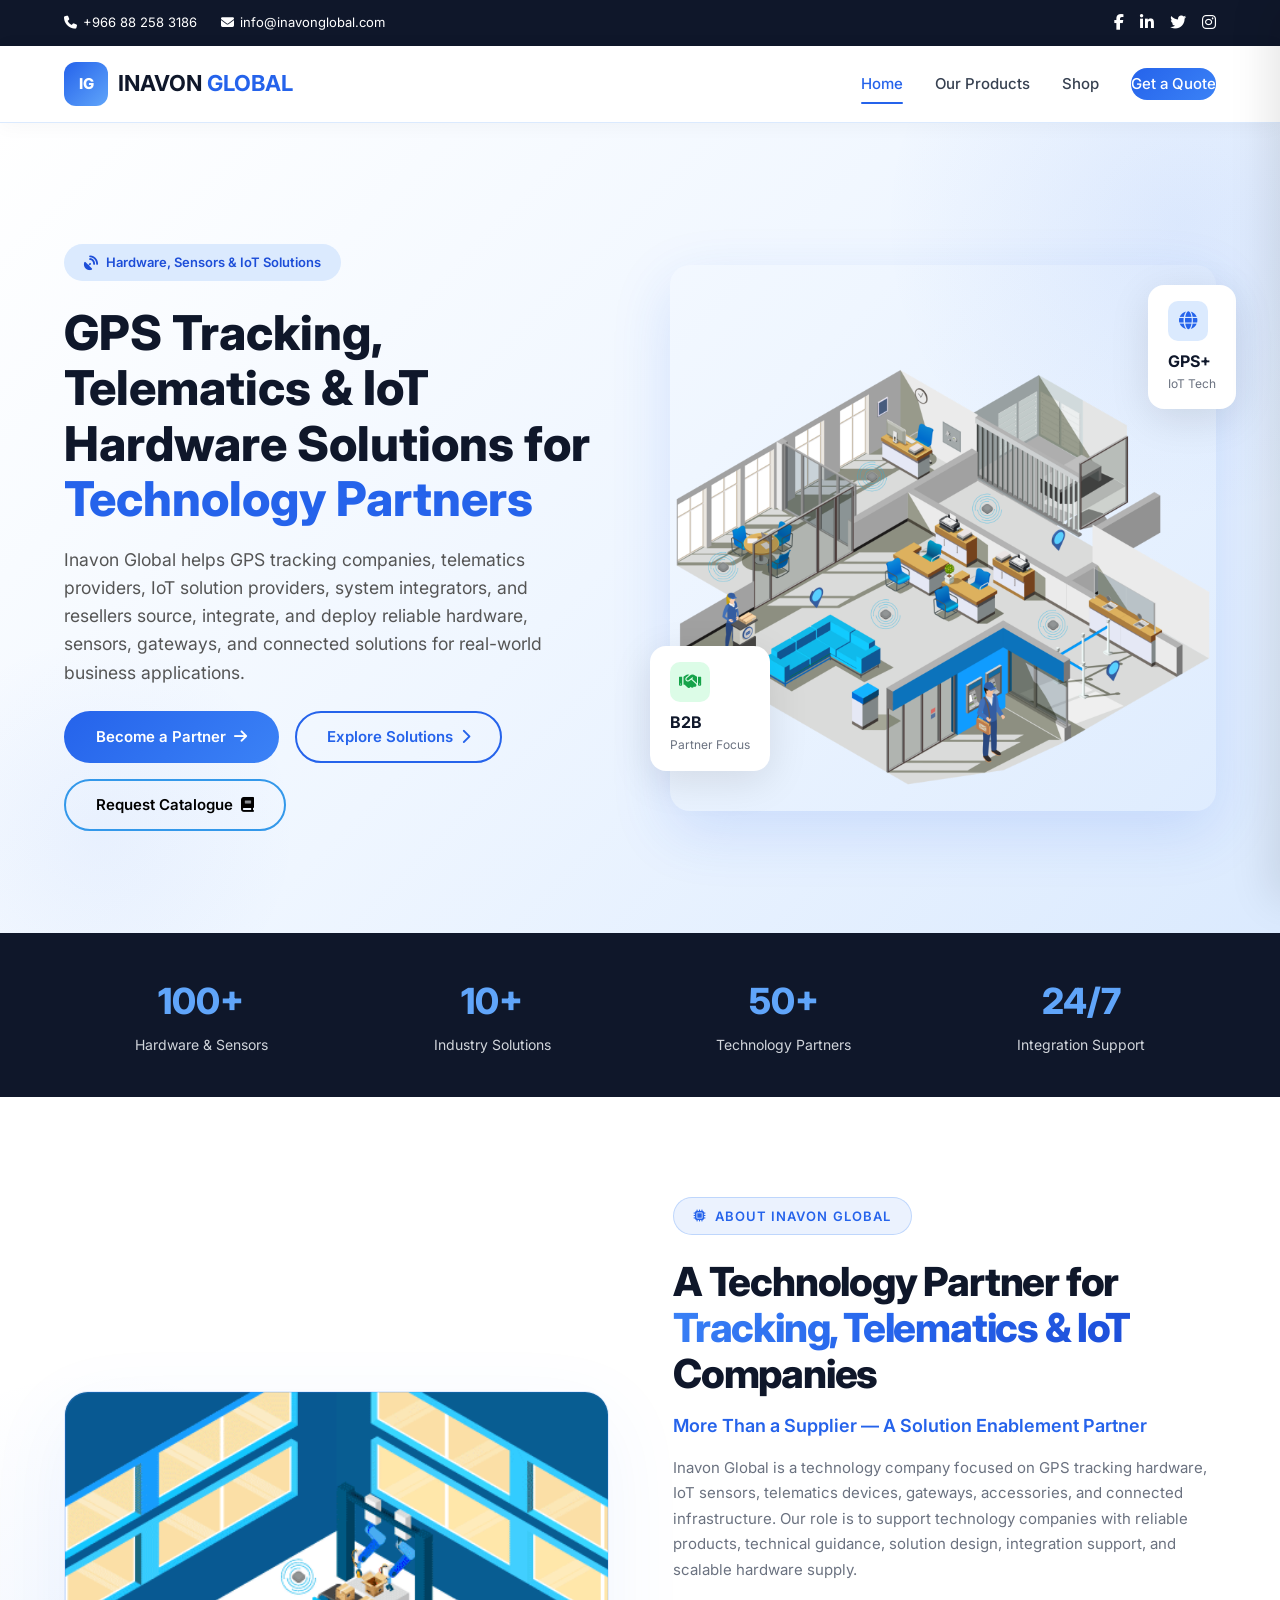
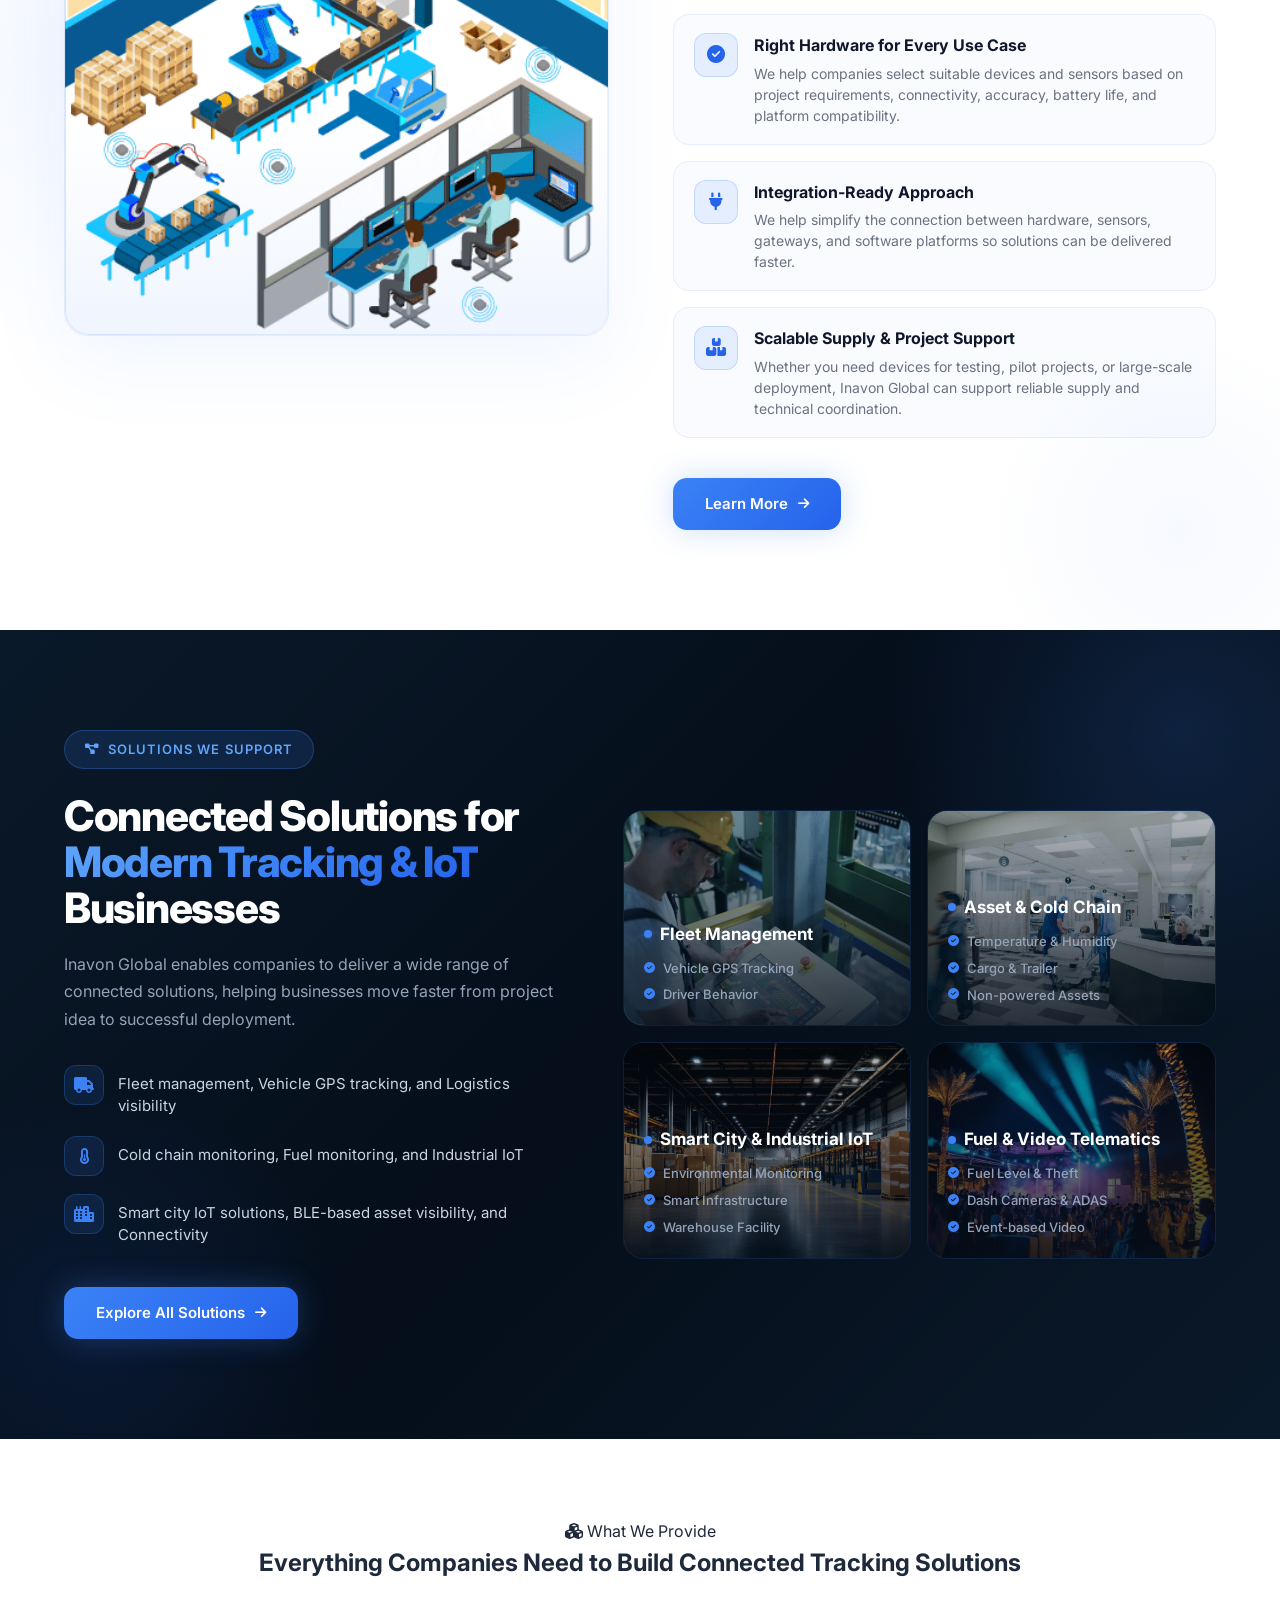
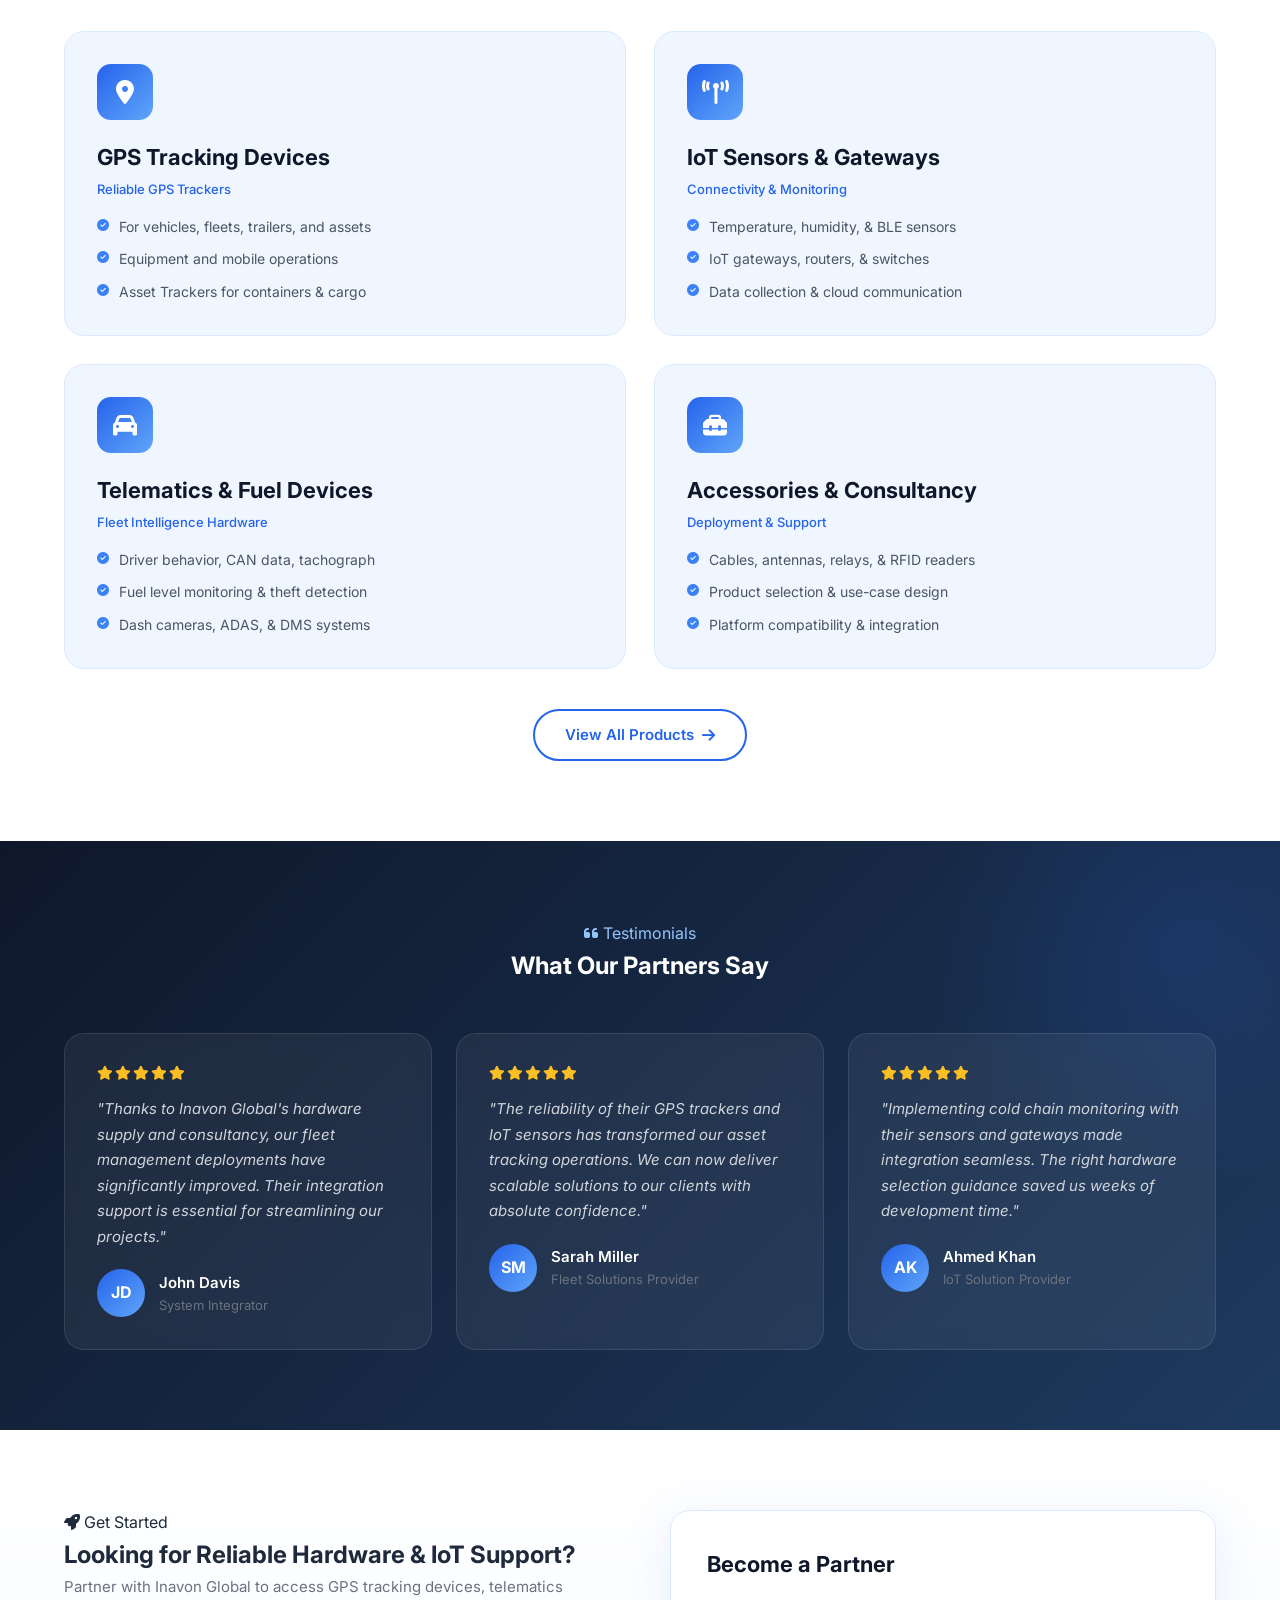
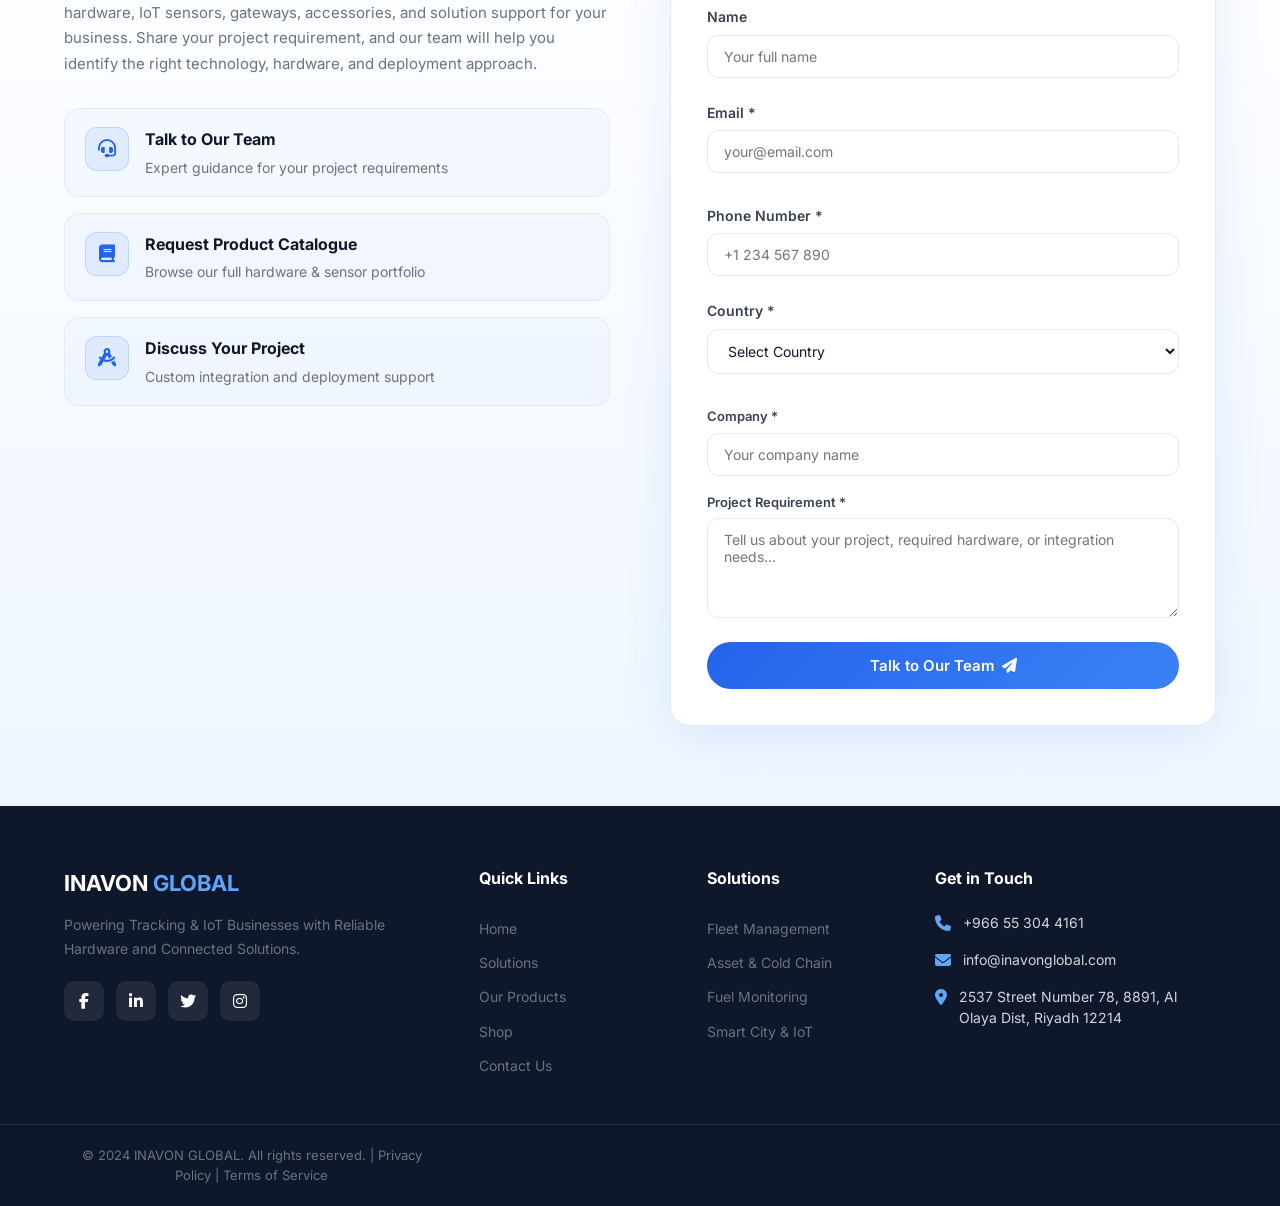
<file: index.html>
<!DOCTYPE html>
<html lang="en">
<head>
    <!-- ===== META TAGS ===== -->
    <meta charset="UTF-8">
    <meta name="viewport" content="width=device-width, initial-scale=1.0">
    <meta http-equiv="X-UA-Compatible" content="IE=edge">
    <title>INAVON GLOBAL — GPS Tracking Hardware, IoT Sensors & Telematics Solutions</title>
    <meta name="description" content="Inavon Global supports GPS tracking companies, telematics providers, system integrators, and resellers with reliable hardware, IoT sensors, connectivity devices, and solution consultancy.">
    <meta name="keywords" content="GPS Tracking Hardware, IoT Sensors, Telematics Devices, Fleet Management, Asset Tracking, Cold Chain Monitoring, INAVON GLOBAL, System Integrators, Resellers, IoT Gateways">
    <meta name="author" content="INAVON GLOBAL">
    <meta name="robots" content="index, follow">
    <meta name="language" content="English">
    <meta name="revisit-after" content="7 days">

    <!-- Open Graph / Facebook -->
    <meta property="og:type" content="website">
    <meta property="og:url" content="https://inavonglobal.com/">
    <meta property="og:title" content="INAVON GLOBAL — GPS Tracking Hardware & IoT Solutions">
    <meta property="og:description" content="Empowering Tracking & IoT Businesses with Reliable Hardware, Sensors, and Connected Solutions.">
    <meta property="og:image" content="https://inavonglobal.com/og-image.jpg">
    <meta property="og:site_name" content="INAVON GLOBAL">

    <!-- Twitter -->
    <meta name="twitter:card" content="summary_large_image">
    <meta name="twitter:url" content="https://inavonglobal.com/">
    <meta name="twitter:title" content="INAVON GLOBAL — GPS Tracking Hardware & IoT Solutions">
    <meta name="twitter:description" content="Empowering Tracking & IoT Businesses with Reliable Hardware, Sensors, and Connected Solutions.">
    <meta name="twitter:image" content="https://inavonglobal.com/og-image.jpg">

    <!-- Canonical -->
    <link rel="canonical" href="https://inavonglobal.com/">

    <!-- Favicon -->
    <link rel="icon" type="image/svg+xml" href="data:image/svg+xml,<svg xmlns='http://www.w3.org/2000/svg' viewBox='0 0 100 100'><rect width='100' height='100' rx='20' fill='%239333EA'/><text x='50' y='68' font-size='50' font-family='Arial' font-weight='bold' fill='white' text-anchor='middle'>IG</text></svg>">

    <!-- Fonts -->
    <link href="https://fonts.googleapis.com/css2?family=Inter:wght@300;400;500;600;700;800&display=swap" rel="stylesheet">
    <!-- Icons -->
    <link rel="stylesheet" href="https://cdnjs.cloudflare.com/ajax/libs/font-awesome/6.5.0/css/all.min.css">
    <link rel="stylesheet" href="style.css">

    <!-- ===== PREMIUM ANIMATIONS CSS ===== -->
    <style>
        /* Base Animation State */
        .anim {
            opacity: 0;
            transform: translateY(40px);
            transition: opacity 0.8s cubic-bezier(0.16, 1, 0.3, 1), transform 0.8s cubic-bezier(0.16, 1, 0.3, 1);
        }
        
        /* Specific Slide Directions */
        .anim-left {
            transform: translateX(-60px) translateY(0);
        }
        .anim-right {
            transform: translateX(60px) translateY(0);
        }
        .anim-scale {
            transform: scale(0.9);
        }

        /* Triggered State */
        .visible {
            opacity: 1 !important;
            transform: translateY(0) translateX(0) scale(1) !important;
        }

        /* Stagger Delays for Premium Sequential Effect */
        .delay-1 { transition-delay: 0.1s; }
        .delay-2 { transition-delay: 0.2s; }
        .delay-3 { transition-delay: 0.3s; }
        .delay-4 { transition-delay: 0.4s; }
        .delay-5 { transition-delay: 0.5s; }
        .delay-6 { transition-delay: 0.6s; }

        /* Hero Specific Fast Load Animation */
        .hero .anim {
            transition-duration: 1s;
        }
        
        /* Floating cards specific hover animation */
        .hero-float {
            transition: transform 0.3s ease;
        }
        .hero-float:hover {
            transform: translateY(-5px) scale(1.05) !important;
        }
    </style>
   
</head>
<body>

    <!-- ===== TOP BAR ===== -->
    <div class="top-bar">
        <div class="container">
            <div class="top-l">
                <a href="tel:+966882583186"><i class="fas fa-phone"></i> +966 88 258 3186</a>
                <a href="mailto:info@inavonglobal.com"><i class="fas fa-envelope"></i> info@inavonglobal.com</a>
            </div>
            <div class="top-r">
                <a href="#"><i class="fab fa-facebook-f"></i></a>
                <a href="#"><i class="fab fa-linkedin-in"></i></a>
                <a href="#"><i class="fab fa-twitter"></i></a>
                <a href="#"><i class="fab fa-instagram"></i></a>
            </div>
        </div>
    </div>

   <!-- ===== NAVBAR ===== -->
   <!-- ===== NAVBAR ===== -->
<nav class="navbar">
    <div class="container">
        <!-- Logo ko <a> tag se wrap kiya hai -->
        <a href="index.html" class="logo">
            <div class="logo-ic">IG</div>
            <div class="logo-t">INAVON <span>GLOBAL</span></div>
        </a>
        
        <div class="nav-links" id="navLinks">
            <a href="index.html" class="active">Home</a>
            <a href="products.html">Our Products</a>
            <a href="shop.html">Shop</a>
            <!-- Agar contact alag page hai toh href="contact.html" likhein -->
            <a href="#contact" class="btn-p btn-sm nav-cta">Get a Quote</a>
        </div>
        
        <button class="hamburger" id="hamburger" onclick="toggleMenu()">
            <span></span><span></span><span></span>
        </button>
    </div>
</nav>

<!-- ===== MOBILE MENU ===== -->
<div class="mob-overlay" id="mobOverlay" onclick="toggleMenu()"></div>
<div class="mob-menu" id="mobMenu">
    <div class="mob-close" onclick="toggleMenu()"><i class="fas fa-times"></i></div>
    
    <a href="index.html" onclick="toggleMenu()">Home</a>
    <a href="solution.html" onclick="toggleMenu()">Solutions</a>
    <a href="products.html" onclick="toggleMenu()">Our Products</a>
    <a href="shop.html" onclick="toggleMenu()">Shop</a>
    <a href="#contact" onclick="toggleMenu()">Contact</a>
    
    <div class="mob-cta">
        <a href="#contact" class="btn-p" onclick="toggleMenu()" style="width:100%;justify-content:center;">Get a Quote</a>
    </div>
</div>

    <!-- ========================================== -->
    <!-- ===== HOME PAGE ===== -->
    <!-- ========================================== -->
    <div class="page active" id="page-home">

        <!-- HERO -->
        <section class="hero">
            <div class="container">
                <div class="hero-l">
                    <div class="hero-badge anim delay-1"><i class="fas fa-satellite-dish"></i> Hardware, Sensors & IoT Solutions</div>
                    <h1 class="anim delay-2">GPS Tracking, Telematics & IoT Hardware Solutions for <span>Technology Partners</span></h1>
                    <p class="anim delay-3" style="font-size: 1.1rem; line-height: 1.6; margin-bottom: 24px; color: #555;">Inavon Global helps GPS tracking companies, telematics providers, IoT solution providers, system integrators, and resellers source, integrate, and deploy reliable hardware, sensors, gateways, and connected solutions for real-world business applications.</p>
                
                    <div class="hero-btns anim delay-4">
                        <a href="#contact" class="btn-p" onclick="scrollToContact()">Become a Partner <i class="fas fa-arrow-right"></i></a>
                        <a href="#" class="btn-o" onclick="showPage('solutions')">Explore Solutions <i class="fas fa-chevron-right"></i></a>
                        <a href="#contact" class="btn-o" onclick="scrollToContact()" style="border-color: #3398ea; color: #000000;">Request Catalogue <i class="fas fa-book"></i></a>
                    </div>
                </div>
                <div class="hero-r">
                    <div class="hero-img anim-right delay-2">
                        <img src="images/banner-1-1536x1536.png" alt="GPS Tracking and IoT Hardware Solutions">
                    </div>
                    <div class="hero-float f1 anim-scale delay-5">
                        <div class="icon pur"><i class="fas fa-globe"></i></div>
                        <div class="val">GPS+</div>
                        <div class="txt">IoT Tech</div>
                    </div>
                    <div class="hero-float f2 anim-scale delay-6">
                        <div class="icon grn"><i class="fas fa-handshake"></i></div>
                        <div class="val">B2B</div>
                        <div class="txt">Partner Focus</div>
                    </div>
                </div>
            </div>
        </section>

        <!-- STATS -->
        <section class="stats-bar">
            <div class="container">
                <div class="stat-item anim delay-1"><div class="num">100+</div><div class="lbl">Hardware & Sensors</div></div>
                <div class="stat-item anim delay-2"><div class="num">10+</div><div class="lbl">Industry Solutions</div></div>
                <div class="stat-item anim delay-3"><div class="num">50+</div><div class="lbl">Technology Partners</div></div>
                <div class="stat-item anim delay-4"><div class="num">24/7</div><div class="lbl">Integration Support</div></div>
            </div>
        </section>

       <!-- ABOUT / WHAT WE PROVIDE SECTION -->
<section class="section rtls-sec">
    <div class="container">
        <div class="rtls-l anim-left delay-2">
            <img src="images/2-banner-image.png" alt="IoT Technology Partner Integration">
        </div>
        <div class="rtls-r">
            <div class="sec-label anim delay-1"><i class="fas fa-microchip"></i> About Inavon Global</div>
            <h2 class="sec-title anim delay-2">A Technology Partner for <span>Tracking, Telematics & IoT</span> Companies</h2>
            <p class="sec-subtitle anim delay-3">More Than a Supplier — A Solution Enablement Partner</p>
            <p class="sec-desc anim delay-3">Inavon Global is a technology company focused on GPS tracking hardware, IoT sensors, telematics devices, gateways, accessories, and connected infrastructure. Our role is to support technology companies with reliable products, technical guidance, solution design, integration support, and scalable hardware supply.</p>
            <div class="feature-list">
                <div class="feature-item anim delay-4">
                    <div class="fi-icon"><i class="fas fa-check-circle"></i></div>
                    <div class="fi-t"><h4>Right Hardware for Every Use Case</h4><p>We help companies select suitable devices and sensors based on project requirements, connectivity, accuracy, battery life, and platform compatibility.</p></div>
                </div>
                <div class="feature-item anim delay-5">
                    <div class="fi-icon"><i class="fas fa-plug"></i></div>
                    <div class="fi-t"><h4>Integration-Ready Approach</h4><p>We help simplify the connection between hardware, sensors, gateways, and software platforms so solutions can be delivered faster.</p></div>
                </div>
                <div class="feature-item anim delay-6">
                    <div class="fi-icon"><i class="fas fa-boxes"></i></div>
                    <div class="fi-t"><h4>Scalable Supply & Project Support</h4><p>Whether you need devices for testing, pilot projects, or large-scale deployment, Inavon Global can support reliable supply and technical coordination.</p></div>
                </div>
            </div>
            <a href="#" class="btn-p anim delay-6" onclick="showPage('solutions')">Learn More <i class="fas fa-arrow-right"></i></a>
        </div>
    </div>
</section>
  
       <!-- SOLUTIONS WE SUPPORT -->
<section class="section ind-sec" id="industries">
    <div class="container">
        <div class="ind-content">
            <!-- Left: Content -->
            <div class="ind-left">
                <div class="sec-label anim delay-1"><i class="fas fa-project-diagram"></i> Solutions We Support</div>
                <h2 class="anim delay-2">Connected Solutions for <span>Modern Tracking & IoT</span> Businesses</h2>
                <p class="ind-desc anim delay-3">Inavon Global enables companies to deliver a wide range of connected solutions, helping businesses move faster from project idea to successful deployment.</p>
                <div class="ind-features">
                    <div class="ind-feat anim delay-3">
                        <div class="feat-icon"><i class="fas fa-truck"></i></div>
                        <p>Fleet management, Vehicle GPS tracking, and Logistics visibility</p>
                    </div>
                    <div class="ind-feat anim delay-4">
                        <div class="feat-icon"><i class="fas fa-thermometer-half"></i></div>
                        <p>Cold chain monitoring, Fuel monitoring, and Industrial IoT</p>
                    </div>
                    <div class="ind-feat anim delay-5">
                        <div class="feat-icon"><i class="fas fa-city"></i></div>
                        <p>Smart city IoT solutions, BLE-based asset visibility, and Connectivity</p>
                    </div>
                </div>
                <a href="#" class="explore-btn anim delay-6" onclick="showPage('solutions')">Explore All Solutions <i class="fas fa-arrow-right"></i></a>
            </div>
            <!-- Right: 4 Grid Images -->
            <div class="ind-grid">
                <div class="ind-card anim delay-1">
                    <img src="images/rtls manfac.webp" alt="Fleet Management & Vehicle GPS Tracking">
                    <div class="ind-overlay"></div>
                    <div class="ind-body">
                        <h3>Fleet Management</h3>
                        <ul>
                            <li><i class="fas fa-check-circle"></i> Vehicle GPS Tracking</li>
                            <li><i class="fas fa-check-circle"></i> Driver Behavior</li>
                        </ul>
                    </div>
                </div>
                <div class="ind-card anim delay-2">
                    <img src="images/rtls healthcare.jpeg" alt="Asset Tracking & Cold Chain Monitoring">
                    <div class="ind-overlay"></div>
                    <div class="ind-body">
                        <h3>Asset & Cold Chain</h3>
                        <ul>
                            <li><i class="fas fa-check-circle"></i> Temperature & Humidity</li>
                            <li><i class="fas fa-check-circle"></i> Cargo & Trailer</li>
                            <li><i class="fas fa-check-circle"></i> Non-powered Assets</li>
                        </ul>
                    </div>
                </div>
                <div class="ind-card anim delay-3">
                    <img src="images/rtls logistic.jpg" alt="Smart City & Industrial IoT">
                    <div class="ind-overlay"></div>
                    <div class="ind-body">
                        <h3>Smart City & Industrial IoT</h3>
                        <ul>
                            <li><i class="fas fa-check-circle"></i> Environmental Monitoring</li>
                            <li><i class="fas fa-check-circle"></i> Smart Infrastructure</li>
                            <li><i class="fas fa-check-circle"></i> Warehouse Facility</li>
                        </ul>
                    </div>
                </div>
                <div class="ind-card anim delay-4">
                    <img src="images/rtls events.jpg" alt="Fuel Monitoring & Video Telematics">
                    <div class="ind-overlay"></div>
                    <div class="ind-body">
                        <h3>Fuel & Video Telematics</h3>
                        <ul>
                            <li><i class="fas fa-check-circle"></i> Fuel Level & Theft</li>
                            <li><i class="fas fa-check-circle"></i> Dash Cameras & ADAS</li>
                            <li><i class="fas fa-check-circle"></i> Event-based Video</li>
                        </ul>
                    </div>
                </div>
            </div>
        </div>
    </div>
</section>

        <!-- PRODUCTS PREVIEW -->
        <section class="section prod-home">
            <div class="container">
                <div class="sec-header anim" style="text-align:center;margin-bottom:48px;">
                    <div class="sec-label" style="justify-content:center;"><i class="fas fa-cubes"></i> What We Provide</div>
                    <h2 class="sec-title anim delay-1">Everything Companies Need to Build <span>Connected Tracking Solutions</span></h2>
                </div>
                <div class="prod-grid2">
                    <div class="prod-card2 anim delay-1">
                        <div class="pc-icon"><i class="fas fa-map-marker-alt"></i></div>
                        <h3>GPS Tracking Devices</h3>
                        <div class="pc-sub">Reliable GPS Trackers</div>
                        <ul>
                            <li><i class="fas fa-check-circle"></i> For vehicles, fleets, trailers, and assets</li>
                            <li><i class="fas fa-check-circle"></i> Equipment and mobile operations</li>
                            <li><i class="fas fa-check-circle"></i> Asset Trackers for containers & cargo</li>
                        </ul>
                    </div>
                    <div class="prod-card2 anim delay-2">
                        <div class="pc-icon"><i class="fas fa-broadcast-tower"></i></div>
                        <h3>IoT Sensors & Gateways</h3>
                        <div class="pc-sub">Connectivity & Monitoring</div>
                        <ul>
                            <li><i class="fas fa-check-circle"></i> Temperature, humidity, & BLE sensors</li>
                            <li><i class="fas fa-check-circle"></i> IoT gateways, routers, & switches</li>
                            <li><i class="fas fa-check-circle"></i> Data collection & cloud communication</li>
                        </ul>
                    </div>
                    <div class="prod-card2 anim delay-3">
                        <div class="pc-icon"><i class="fas fa-car"></i></div>
                        <h3>Telematics & Fuel Devices</h3>
                        <div class="pc-sub">Fleet Intelligence Hardware</div>
                        <ul>
                            <li><i class="fas fa-check-circle"></i> Driver behavior, CAN data, tachograph</li>
                            <li><i class="fas fa-check-circle"></i> Fuel level monitoring & theft detection</li>
                            <li><i class="fas fa-check-circle"></i> Dash cameras, ADAS, & DMS systems</li>
                        </ul>
                    </div>
                    <div class="prod-card2 anim delay-4">
                        <div class="pc-icon"><i class="fas fa-toolbox"></i></div>
                        <h3>Accessories & Consultancy</h3>
                        <div class="pc-sub">Deployment & Support</div>
                        <ul>
                            <li><i class="fas fa-check-circle"></i> Cables, antennas, relays, & RFID readers</li>
                            <li><i class="fas fa-check-circle"></i> Product selection & use-case design</li>
                            <li><i class="fas fa-check-circle"></i> Platform compatibility & integration</li>
                        </ul>
                    </div>
                </div>
                <div style="text-align:center;margin-top:40px;" class="anim delay-5">
                    <a href="#" class="btn-o" onclick="showPage('products')">View All Products <i class="fas fa-arrow-right"></i></a>
                </div>
            </div>
        </section>

        <!-- TESTIMONIALS -->
        <section class="section test-sec">
            <div class="container">
                <div class="sec-header anim">
                    <div class="sec-label" style="justify-content:center;"><i class="fas fa-quote-left"></i> Testimonials</div>
                    <h2 class="sec-title anim delay-1">What Our <span>Partners Say</span></h2>
                </div>
                <div class="test-grid">
                    <div class="test-card anim delay-1">
                        <div class="stars"><i class="fas fa-star"></i><i class="fas fa-star"></i><i class="fas fa-star"></i><i class="fas fa-star"></i><i class="fas fa-star"></i></div>
                        <p class="t-text">"Thanks to Inavon Global's hardware supply and consultancy, our fleet management deployments have significantly improved. Their integration support is essential for streamlining our projects."</p>
                        <div class="t-author">
                            <div class="t-avatar">JD</div>
                            <div><div class="t-name">John Davis</div><div class="t-role">System Integrator</div></div>
                        </div>
                    </div>
                    <div class="test-card anim delay-2">
                        <div class="stars"><i class="fas fa-star"></i><i class="fas fa-star"></i><i class="fas fa-star"></i><i class="fas fa-star"></i><i class="fas fa-star"></i></div>
                        <p class="t-text">"The reliability of their GPS trackers and IoT sensors has transformed our asset tracking operations. We can now deliver scalable solutions to our clients with absolute confidence."</p>
                        <div class="t-author">
                            <div class="t-avatar">SM</div>
                            <div><div class="t-name">Sarah Miller</div><div class="t-role">Fleet Solutions Provider</div></div>
                        </div>
                    </div>
                    <div class="test-card anim delay-3">
                        <div class="stars"><i class="fas fa-star"></i><i class="fas fa-star"></i><i class="fas fa-star"></i><i class="fas fa-star"></i><i class="fas fa-star"></i></div>
                        <p class="t-text">"Implementing cold chain monitoring with their sensors and gateways made integration seamless. The right hardware selection guidance saved us weeks of development time."</p>
                        <div class="t-author">
                            <div class="t-avatar">AK</div>
                            <div><div class="t-name">Ahmed Khan</div><div class="t-role">IoT Solution Provider</div></div>
                        </div>
                    </div>
                </div>
            </div>
        </section>

        <!-- CTA / CONTACT -->
        <section class="section cta-sec" id="contact">
            <div class="container">
                <div class="cta-l anim-left delay-2">
                    <div class="sec-label"><i class="fas fa-rocket"></i> Get Started</div>
                    <h2 class="sec-title">Looking for <span>Reliable Hardware & IoT Support?</span></h2>
                    <p class="sec-desc">Partner with Inavon Global to access GPS tracking devices, telematics hardware, IoT sensors, gateways, accessories, and solution support for your business. Share your project requirement, and our team will help you identify the right technology, hardware, and deployment approach.</p>
                    <div class="feature-list" style="margin-top:24px;">
                        <div class="feature-item">
                            <div class="fi-icon"><i class="fas fa-headset"></i></div>
                            <div class="fi-t"><h4>Talk to Our Team</h4><p>Expert guidance for your project requirements</p></div>
                        </div>
                        <div class="feature-item">
                            <div class="fi-icon"><i class="fas fa-book"></i></div>
                            <div class="fi-t"><h4>Request Product Catalogue</h4><p>Browse our full hardware & sensor portfolio</p></div>
                        </div>
                        <div class="feature-item">
                            <div class="fi-icon"><i class="fas fa-drafting-compass"></i></div>
                            <div class="fi-t"><h4>Discuss Your Project</h4><p>Custom integration and deployment support</p></div>
                        </div>
                    </div>
                </div>
                <div class="cta-r anim-right delay-3">
                    <div class="cta-form">
                        <h3 style="font-size:22px;font-weight:700;margin-bottom:24px;color:var(--dark);">Become a Partner</h3>
                        <form onsubmit="handleSubmit(event)">
                            <div class="form-row">
                                <div class="form-group"><label>Name</label><input type="text" placeholder="Your full name" required></div>
                                <div class="form-group"><label>Email *</label><input type="email" placeholder="your@email.com" required></div>
                            </div>
                            <div class="form-row">
                                <div class="form-group"><label>Phone Number *</label><input type="tel" placeholder="+1 234 567 890" required></div>
                                <div class="form-group"><label>Country *</label>
                                    <select required>
                                        <option value="">Select Country</option>
                                        <option>Saudi Arabia</option>
                                        <option>United Arab Emirates</option>
                                        <option>United States</option>
                                        <option>United Kingdom</option>
                                        <option>India</option>
                                        <option>Germany</option>
                                        <option>Other</option>
                                    </select>
                                </div>
                            </div>
                            <div class="form-group"><label>Company *</label><input type="text" placeholder="Your company name" required></div>
                            <div class="form-group"><label>Project Requirement *</label><textarea placeholder="Tell us about your project, required hardware, or integration needs..." required></textarea></div>
                            <button type="submit" class="btn-p" style="width:100%;justify-content:center;">Talk to Our Team <i class="fas fa-paper-plane"></i></button>
                        </form>
                        <p id="formMsg" style="display:none;text-align:center;margin-top:16px;color:#16a34a;font-weight:600;font-size:14px;"><i class="fas fa-check-circle"></i> Thank you! Our team will reach out shortly.</p>
                    </div>
                </div>
            </div>
        </section>
    </div>

    <!-- ===== FOOTER (Global) ===== -->
    <footer class="footer">
        <div class="container">
            <div class="foot-brand">
                <div class="logo-t" style="margin-bottom:12px;">INAVON <span>GLOBAL</span></div>
                <p>Powering Tracking & IoT Businesses with Reliable Hardware and Connected Solutions.</p>
                <div class="foot-social">
                    <a href="#"><i class="fab fa-facebook-f"></i></a>
                    <a href="#"><i class="fab fa-linkedin-in"></i></a>
                    <a href="#"><i class="fab fa-twitter"></i></a>
                    <a href="#"><i class="fab fa-instagram"></i></a>
                </div>
            </div>
            <div class="foot-col">
                <h4>Quick Links</h4>
                <a href="#" onclick="showPage('home')">Home</a>
                <a href="#" onclick="showPage('solutions')">Solutions</a>
                <a href="#" onclick="showPage('products')">Our Products</a>
                <a href="#" onclick="showPage('shop')">Shop</a>
                <a href="#" onclick="scrollToContact()">Contact Us</a>
            </div>
            <div class="foot-col">
                <h4>Solutions</h4>
                <a href="#" onclick="showPage('solutions')">Fleet Management</a>
                <a href="#" onclick="showPage('solutions')">Asset & Cold Chain</a>
                <a href="#" onclick="showPage('solutions')">Fuel Monitoring</a>
                <a href="#" onclick="showPage('solutions')">Smart City & IoT</a>
            </div>
            <div class="foot-col foot-contact">
                <h4>Get in Touch</h4>
                <div class="fc-item"><i class="fas fa-phone"></i><span>+966 55 304 4161</span></div>
                <div class="fc-item"><i class="fas fa-envelope"></i><span>info@inavonglobal.com</span></div>
                <div class="fc-item"><i class="fas fa-map-marker-alt"></i><span>2537 Street Number 78, 8891, Al Olaya Dist, Riyadh 12214</span></div>
            </div>
        </div>
        <div class="foot-bottom">
            <div class="container">
                &copy; 2024 INAVON GLOBAL. All rights reserved. | Privacy Policy | Terms of Service
            </div>
        </div>
    </footer>

    <!-- SCROLL TO TOP -->
    <button class="scroll-top" id="scrollTop" onclick="window.scrollTo({top:0,behavior:'smooth'})">
        <i class="fas fa-chevron-up"></i>
    </button>

    <!-- ===== JAVASCRIPT ===== -->
    <script>
        // ===== PAGE NAVIGATION =====
        function showPage(page) {
            document.querySelectorAll('.page').forEach(p => p.classList.remove('active'));
            document.getElementById('page-' + page).classList.add('active');
            document.querySelectorAll('.nav-links a[data-page], .mob-menu a[data-page]').forEach(a => {
                a.classList.remove('active');
                if (a.getAttribute('data-page') === page) a.classList.add('active');
            });
            window.scrollTo({ top: 0, behavior: 'smooth' });
            setTimeout(initAnimations, 100);
        }

        // ===== SCROLL TO CONTACT =====
        function scrollToContact() {
            showPage('home');
            setTimeout(() => {
                document.getElementById('contact').scrollIntoView({ behavior: 'smooth' });
            }, 200);
        }

        // ===== MOBILE MENU =====
        function toggleMenu() {
            const menu = document.getElementById('mobMenu');
            const overlay = document.getElementById('mobOverlay');
            const hamburger = document.getElementById('hamburger');
            menu.classList.toggle('open');
            overlay.classList.toggle('open');
            hamburger.classList.toggle('active');
            document.body.style.overflow = menu.classList.contains('open') ? 'hidden' : '';
        }

        // ===== FORM SUBMIT =====
        function handleSubmit(e) {
            e.preventDefault();
            const msg = document.getElementById('formMsg');
            msg.style.display = 'block';
            e.target.reset();
            setTimeout(() => { msg.style.display = 'none'; }, 5000);
        }

        // ===== SHOP FILTER =====
        function filterShop(cat, btn) {
            document.querySelectorAll('.shop-filter').forEach(f => f.classList.remove('active'));
            btn.classList.add('active');
            document.querySelectorAll('.shop-card').forEach(card => {
                if (cat === 'all' || card.getAttribute('data-cat') === cat) {
                    card.style.display = 'block';
                } else {
                    card.style.display = 'none';
                }
            });
        }

        // ===== SCROLL TO TOP BUTTON =====
        window.addEventListener('scroll', () => {
            const btn = document.getElementById('scrollTop');
            if (window.scrollY > 500) {
                btn.classList.add('visible');
            } else {
                btn.classList.remove('visible');
            }
        });

        // ===== PREMIUM SCROLL ANIMATIONS =====
        function initAnimations() {
            const observer = new IntersectionObserver((entries) => {
                entries.forEach(entry => {
                    if (entry.isIntersecting) {
                        entry.target.classList.add('visible');
                    }
                });
            }, { threshold: 0.1, rootMargin: '0px 0px -50px 0px' });

            // Select all elements that need animation
            const animElements = document.querySelectorAll('.anim, .anim-left, .anim-right, .anim-scale');
            animElements.forEach(el => {
                // Reset for re-triggering if needed, but primarily to observe
                if (!el.classList.contains('visible')) {
                    observer.observe(el);
                }
            });
        }

        // ===== NAVBAR SCROLL EFFECT =====
        let lastScroll = 0;
        window.addEventListener('scroll', () => {
            const navbar = document.querySelector('.navbar');
            const currentScroll = window.scrollY;
            if (currentScroll > 100) {
                navbar.style.boxShadow = '0 4px 30px rgba(0,0,0,0.08)';
                navbar.style.background = 'rgba(255,255,255,0.95)';
                navbar.style.backdropFilter = 'blur(10px)';
            } else {
                navbar.style.boxShadow = '0 2px 20px rgba(0,0,0,0.04)';
                navbar.style.background = '#fff';
                navbar.style.backdropFilter = 'none';
            }
            lastScroll = currentScroll;
        });

        // ===== INIT =====
        document.addEventListener('DOMContentLoaded', () => {
            initAnimations();
        });
    </script>
</body>
</html>
</file>
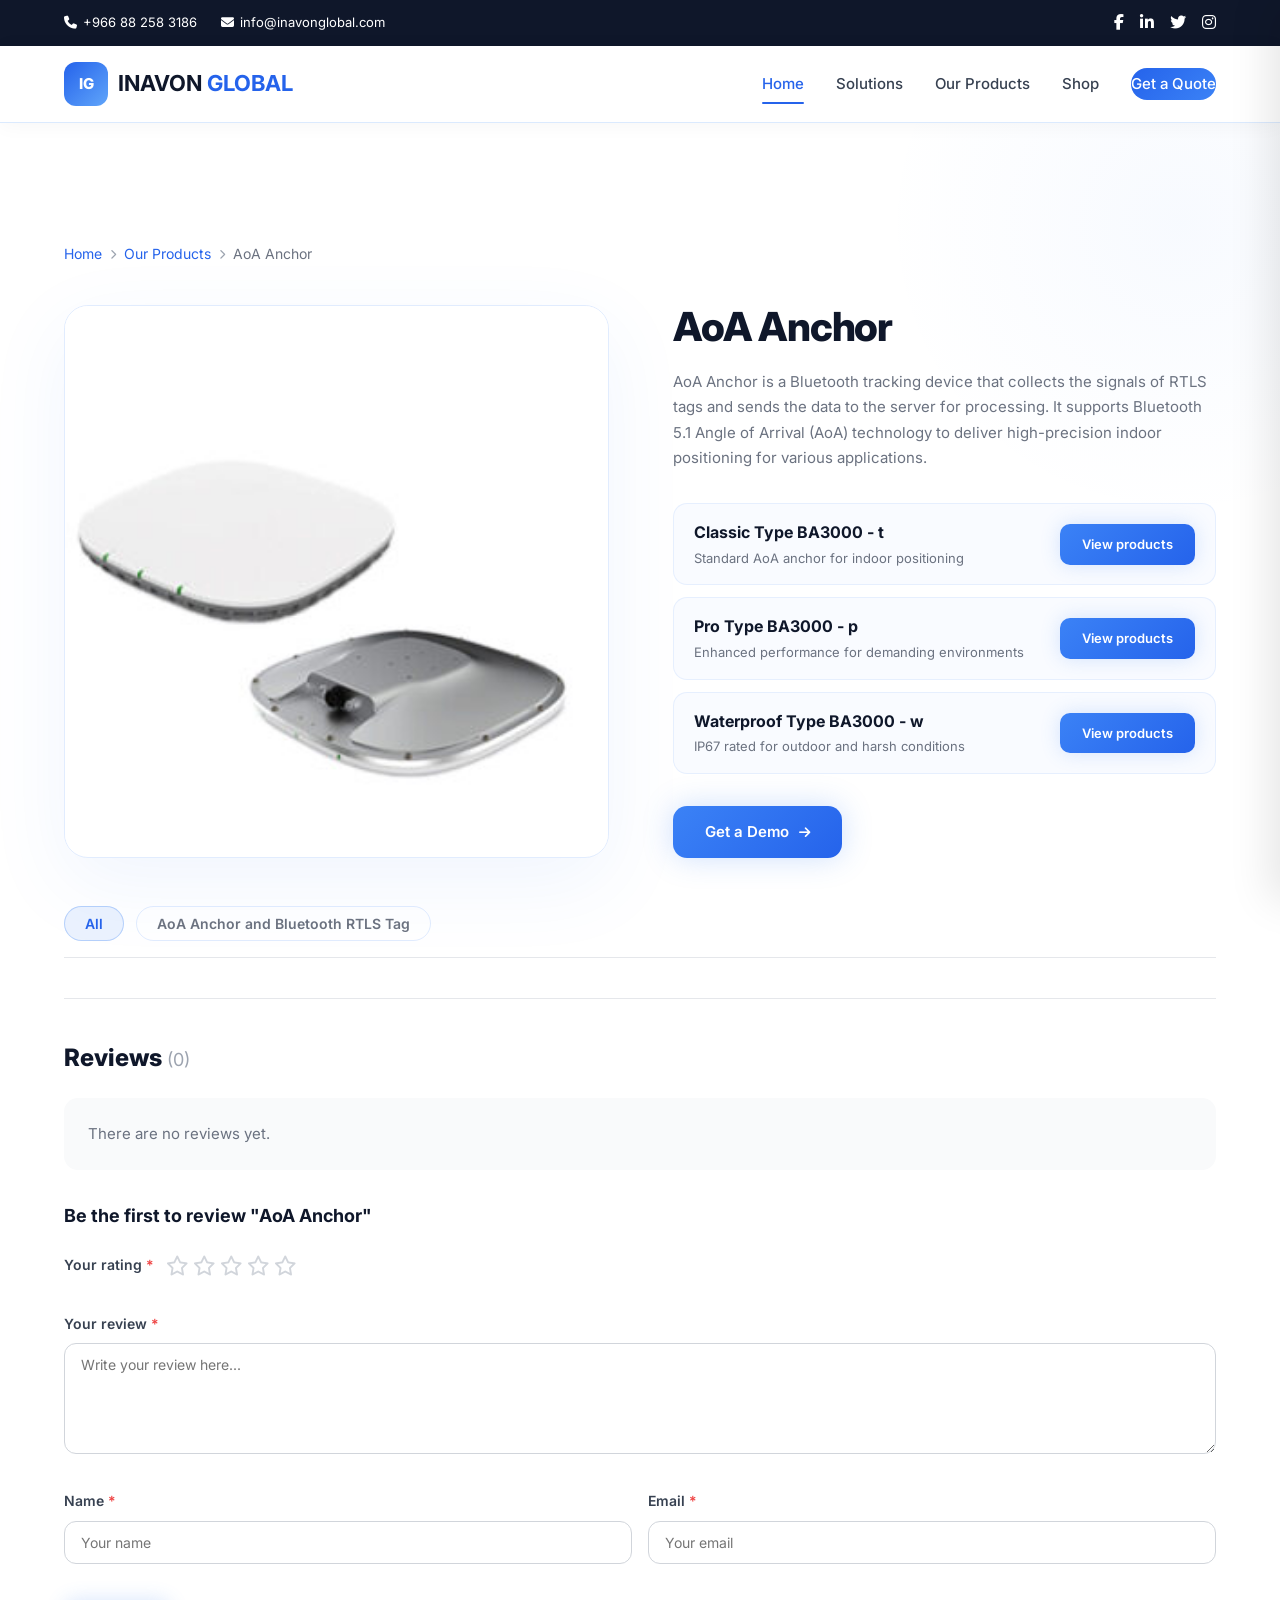
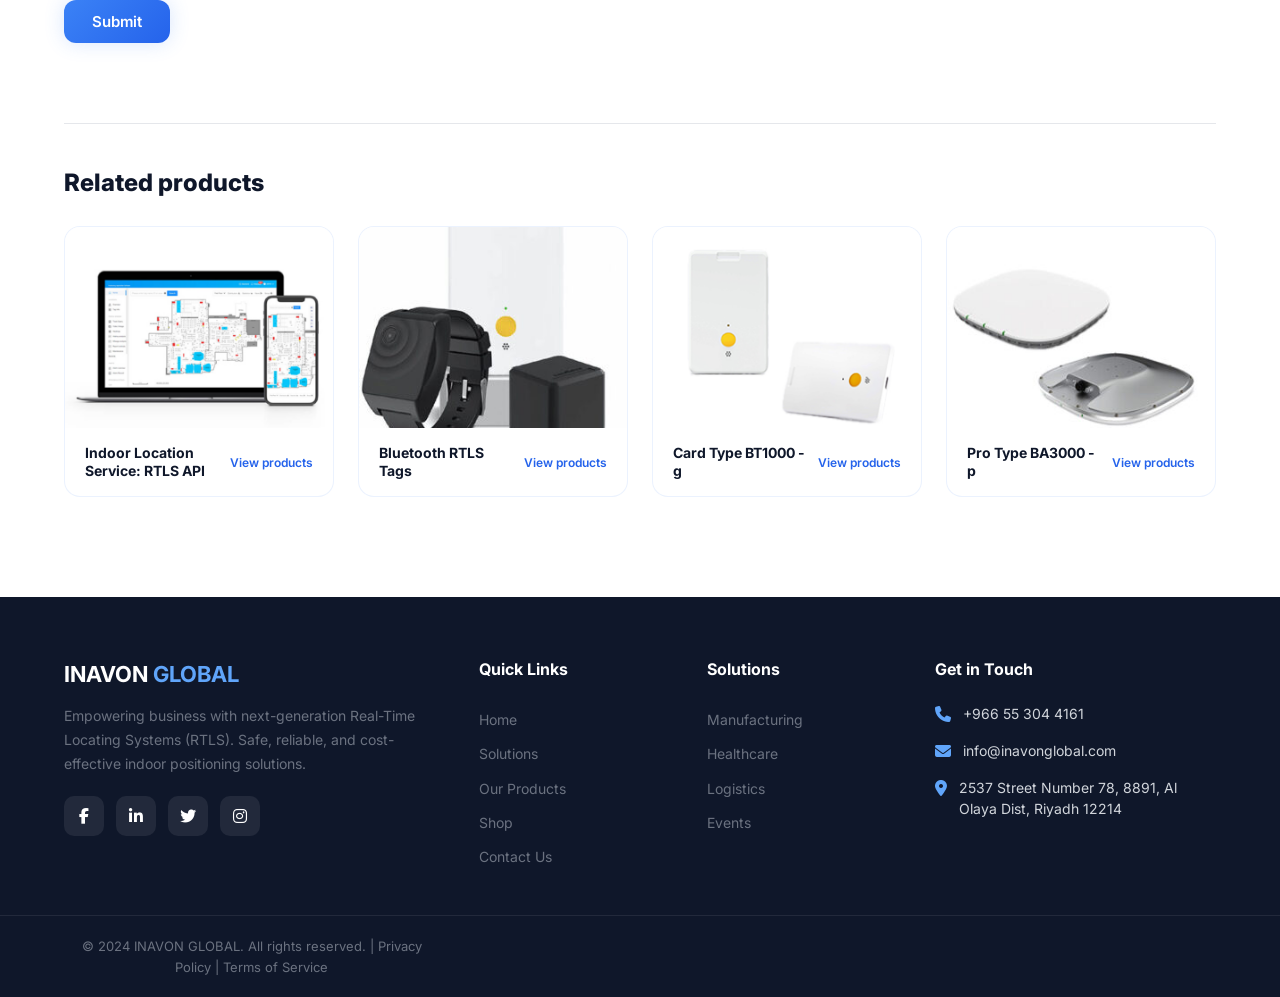
<file: aoa-anchor.html>
<!DOCTYPE html>
<html lang="en">
<head>
    <!-- ===== META TAGS ===== -->
    <meta charset="UTF-8">
    <meta name="viewport" content="width=device-width, initial-scale=1.0">
    <meta http-equiv="X-UA-Compatible" content="IE=edge">
    <title>INAVON GLOBAL — Empowering Business with Next-Gen RTLS Solutions</title>
    <meta name="description" content="INAVON GLOBAL provides next-generation Real-Time Locating Systems (RTLS) using Bluetooth Angle of Arrival technology with 0.1m indoor positioning accuracy for Manufacturing, Healthcare, Logistics and Events industries.">
    <meta name="keywords" content="RTLS, Real-Time Locating System, Indoor Positioning, Bluetooth AoA, Angle of Arrival, Asset Tracking, INAVON GLOBAL, Manufacturing RTLS, Healthcare RTLS, Logistics RTLS, IoT, Bluetooth Tags">
    <meta name="author" content="INAVON GLOBAL">
    <meta name="robots" content="index, follow">
    <meta name="language" content="English">
    <meta name="revisit-after" content="7 days">

    <!-- Open Graph / Facebook -->
    <meta property="og:type" content="website">
    <meta property="og:url" content="https://inavonglobal.com/">
    <meta property="og:title" content="INAVON GLOBAL — Next-Gen RTLS Solutions">
    <meta property="og:description" content="Empowering Business with Next Generation Real-Time Locating Systems (RTLS). Indoor positioning accuracy up to 0.1m using Bluetooth AoA technology.">
    <meta property="og:image" content="https://inavonglobal.com/og-image.jpg">
    <meta property="og:site_name" content="INAVON GLOBAL">

    <!-- Twitter -->
    <meta name="twitter:card" content="summary_large_image">
    <meta name="twitter:url" content="https://inavonglobal.com/">
    <meta name="twitter:title" content="INAVON GLOBAL — Next-Gen RTLS Solutions">
    <meta name="twitter:description" content="Empowering Business with Next Generation Real-Time Locating Systems (RTLS). Indoor positioning accuracy up to 0.1m.">
    <meta name="twitter:image" content="https://inavonglobal.com/og-image.jpg">

    <!-- Canonical -->
    <link rel="canonical" href="https://inavonglobal.com/">

    <!-- Favicon -->
    <link rel="icon" type="image/svg+xml" href="data:image/svg+xml,<svg xmlns='http://www.w3.org/2000/svg' viewBox='0 0 100 100'><rect width='100' height='100' rx='20' fill='%239333EA'/><text x='50' y='68' font-size='50' font-family='Arial' font-weight='bold' fill='white' text-anchor='middle'>IG</text></svg>">

    <!-- Fonts -->
    <link href="https://fonts.googleapis.com/css2?family=Inter:wght@300;400;500;600;700;800&display=swap" rel="stylesheet">
    <!-- Icons -->
    <link rel="stylesheet" href="https://cdnjs.cloudflare.com/ajax/libs/font-awesome/6.5.0/css/all.min.css">
     <link rel="stylesheet" href="style.css">
   
</head>
<body>

    <!-- ===== TOP BAR ===== -->
    <div class="top-bar">
        <div class="container">
            <div class="top-l">
                <a href="tel:+966882583186"><i class="fas fa-phone"></i> +966 88 258 3186</a>
                <a href="mailto:info@inavonglobal.com"><i class="fas fa-envelope"></i> info@inavonglobal.com</a>
            </div>
            <div class="top-r">
                <a href="#"><i class="fab fa-facebook-f"></i></a>
                <a href="#"><i class="fab fa-linkedin-in"></i></a>
                <a href="#"><i class="fab fa-twitter"></i></a>
                <a href="#"><i class="fab fa-instagram"></i></a>
            </div>
        </div>
    </div>

   <!-- ===== NAVBAR ===== -->
<nav class="navbar">
    <div class="container">
        <!-- Logo ko <a> tag se wrap kiya hai -->
        <a href="index.html" class="logo">
            <div class="logo-ic">IG</div>
            <div class="logo-t">INAVON <span>GLOBAL</span></div>
        </a>
        
        <div class="nav-links" id="navLinks">
            <a href="index.html" class="active">Home</a>
            <a href="solution.html">Solutions</a>
            <a href="products.html">Our Products</a>
            <a href="shop.html">Shop</a>
            <!-- Agar contact alag page hai toh href="contact.html" likhein -->
            <a href="#contact" class="btn-p btn-sm nav-cta">Get a Quote</a>
        </div>
        
        <button class="hamburger" id="hamburger" onclick="toggleMenu()">
            <span></span><span></span><span></span>
        </button>
    </div>
</nav>

<!-- ===== MOBILE MENU ===== -->
<div class="mob-overlay" id="mobOverlay" onclick="toggleMenu()"></div>
<div class="mob-menu" id="mobMenu">
    <div class="mob-close" onclick="toggleMenu()"><i class="fas fa-times"></i></div>
    
    <!-- Mobile menu mein bhi same file links diye hain -->
    <a href="index.html" onclick="toggleMenu()">Home</a>
    <a href="solution.html" onclick="toggleMenu()">Solutions</a>
    <a href="products.html" onclick="toggleMenu()">Our Products</a>
    <a href="shop.html" onclick="toggleMenu()">Shop</a>
    <a href="#contact" onclick="toggleMenu()">Contact</a>
    
    <div class="mob-cta">
        <a href="#contact" class="btn-p" onclick="toggleMenu()" style="width:100%;justify-content:center;">Get a Quote</a>
    </div>
</div>

 
    <!-- AOA ANCHOR DETAIL PAGE -->
    <section class="prod-detail">
        <div class="container">

            <!-- Breadcrumb -->
            <div class="breadcrumb anim">
                <a href="index.html">Home</a>
                <i class="fas fa-chevron-right"></i>
                <a href="products.html">Our Products</a>
                <i class="fas fa-chevron-right"></i>
                <span>AoA Anchor</span>
            </div>

            <!-- Product Main -->
            <div class="prod-detail-main anim">
                <div class="prod-detail-left">
                    <img src="images/aoa anchar.jpg" alt="AoA Anchor">
                </div>
                <div class="prod-detail-right">
                    <h1>AoA Anchor</h1>
                    <p class="prod-detail-desc">AoA Anchor is a Bluetooth tracking device that collects the signals of RTLS tags and sends the data to the server for processing. It supports Bluetooth 5.1 Angle of Arrival (AoA) technology to deliver high-precision indoor positioning for various applications.</p>
                    <div class="prod-variants">
                        <div class="prod-variant">
                            <div class="pv-info">
                                <h4>Classic Type BA3000 - t</h4>
                                <p>Standard AoA anchor for indoor positioning</p>
                            </div>
                            <a href="#" class="pv-btn">View products</a>
                        </div>
                        <div class="prod-variant">
                            <div class="pv-info">
                                <h4>Pro Type BA3000 - p</h4>
                                <p>Enhanced performance for demanding environments</p>
                            </div>
                            <a href="#" class="pv-btn">View products</a>
                        </div>
                        <div class="prod-variant">
                            <div class="pv-info">
                                <h4>Waterproof Type BA3000 - w</h4>
                                <p>IP67 rated for outdoor and harsh conditions</p>
                            </div>
                            <a href="#" class="pv-btn">View products</a>
                        </div>
                    </div>
                    <a href="#" class="btn-demo">Get a Demo <i class="fas fa-arrow-right"></i></a>
                </div>
            </div>

            <!-- Tabs -->
            <div class="prod-tabs anim">
                <button class="tab-btn active">All</button>
                <button class="tab-btn">AoA Anchor and Bluetooth RTLS Tag</button>
            </div>

            <!-- Reviews -->
            <div class="reviews-sec anim">
                <div class="reviews-header">
                    <h3>Reviews <span class="rev-count">(0)</span></h3>
                </div>
                <div class="reviews-empty">
                    <p>There are no reviews yet.</p>
                </div>
                <div class="review-form-wrap">
                    <h4>Be the first to review "AoA Anchor"</h4>
                    <form class="review-form" onsubmit="return false;">
                        <div class="form-row rating-row">
                            <label>Your rating <span class="required">*</span></label>
                            <div class="star-rating" id="starRating">
                                <i class="far fa-star" data-star="1"></i>
                                <i class="far fa-star" data-star="2"></i>
                                <i class="far fa-star" data-star="3"></i>
                                <i class="far fa-star" data-star="4"></i>
                                <i class="far fa-star" data-star="5"></i>
                            </div>
                        </div>
                        <div class="form-row">
                            <label>Your review <span class="required">*</span></label>
                            <textarea rows="5" placeholder="Write your review here..."></textarea>
                        </div>
                        <div class="form-row form-row-2">
                            <div class="form-col">
                                <label>Name <span class="required">*</span></label>
                                <input type="text" placeholder="Your name">
                            </div>
                            <div class="form-col">
                                <label>Email <span class="required">*</span></label>
                                <input type="email" placeholder="Your email">
                            </div>
                        </div>
                        <button type="submit" class="btn-submit">Submit</button>
                    </form>
                </div>
            </div>

            <!-- Related Products -->
            <div class="related-sec anim">
                <h3>Related products</h3>
                <div class="related-grid">
                    <div class="related-card" onclick="window.location.href='rtls-api.html'">
                        <div class="related-img">
                            <img src="images/api.png" alt=" Indoor Location Service: RTLS API">
                        </div>
                        <div class="related-body">
                            <h4> Indoor Location Service: RTLS API</h4>
                            <a href="rtls-api.html" class="related-link">View products</a>
                        </div>
                    </div>
                    <div class="related-card" onclick="window.location.href='bluetooth-rtls-tags.html'">
                        <div class="related-img">
                            <img src="images/blutooth.jpg" alt="Bluetooth RTLS Tags">
                        </div>
                        <div class="related-body">
                            <h4>Bluetooth RTLS Tags</h4>
                            <a href="bluetooth-rtls-tags.html" class="related-link">View products</a>
                        </div>
                    </div>
                    <div class="related-card">
                        <div class="related-img">
                            <img src="images/Card-Type-BT1000-g-1.jpg" alt="Card Type BT1000 - g">
                        </div>
                        <div class="related-body">
                            <h4>Card Type BT1000 - g</h4>
                            <a href="#" class="related-link">View products</a>
                        </div>
                    </div>
                    <div class="related-card">
                        <div class="related-img">
                            <img src="images/aoa anchar.jpg" alt="Pro Type BA3000 - p">
                        </div>
                        <div class="related-body">
                            <h4>Pro Type BA3000 - p</h4>
                            <a href="#" class="related-link">View products</a>
                        </div>
                    </div>
                </div>
            </div>

        </div>
    </section>

    <script>
        // Scroll animation
        const observer = new IntersectionObserver((entries) => {
            entries.forEach(entry => {
                if (entry.isIntersecting) entry.target.classList.add('visible');
            });
        }, { threshold: 0.1 });

        document.querySelectorAll('.anim').forEach(el => observer.observe(el));

        // Star rating
        const starRating = document.getElementById('starRating');
        if (starRating) {
            const stars = starRating.querySelectorAll('i');
            stars.forEach(star => {
                star.addEventListener('click', function () {
                    const rating = this.getAttribute('data-star');
                    stars.forEach(s => {
                        if (parseInt(s.getAttribute('data-star')) <= parseInt(rating)) {
                            s.classList.remove('far');
                            s.classList.add('fas', 'active');
                        } else {
                            s.classList.remove('fas', 'active');
                            s.classList.add('far');
                        }
                    });
                });
            });
        }

        // Tabs
        document.querySelectorAll('.tab-btn').forEach(btn => {
            btn.addEventListener('click', function () {
                document.querySelectorAll('.tab-btn').forEach(b => b.classList.remove('active'));
                this.classList.add('active');
            });
        });
    </script>

























    <!-- ===== JAVASCRIPT ===== -->
    <script>
        // ===== PAGE NAVIGATION =====
        function showPage(page) {
            // Hide all pages
            document.querySelectorAll('.page').forEach(p => p.classList.remove('active'));
            // Show selected page
            document.getElementById('page-' + page).classList.add('active');
            // Update nav active state
            document.querySelectorAll('.nav-links a[data-page], .mob-menu a[data-page]').forEach(a => {
                a.classList.remove('active');
                if (a.getAttribute('data-page') === page) a.classList.add('active');
            });
            // Scroll to top
            window.scrollTo({ top: 0, behavior: 'smooth' });
            // Re-trigger animations
            setTimeout(initAnimations, 100);
        }

        // ===== SCROLL TO CONTACT =====
        function scrollToContact() {
            showPage('home');
            setTimeout(() => {
                document.getElementById('contact').scrollIntoView({ behavior: 'smooth' });
            }, 200);
        }

        // ===== MOBILE MENU =====
        function toggleMenu() {
            const menu = document.getElementById('mobMenu');
            const overlay = document.getElementById('mobOverlay');
            const hamburger = document.getElementById('hamburger');
            menu.classList.toggle('open');
            overlay.classList.toggle('open');
            hamburger.classList.toggle('active');
            document.body.style.overflow = menu.classList.contains('open') ? 'hidden' : '';
        }

        // ===== FORM SUBMIT =====
        function handleSubmit(e) {
            e.preventDefault();
            const msg = document.getElementById('formMsg');
            msg.style.display = 'block';
            e.target.reset();
            setTimeout(() => { msg.style.display = 'none'; }, 5000);
        }

        // ===== SHOP FILTER =====
        function filterShop(cat, btn) {
            // Update active button
            document.querySelectorAll('.shop-filter').forEach(f => f.classList.remove('active'));
            btn.classList.add('active');
            // Filter cards
            document.querySelectorAll('.shop-card').forEach(card => {
                if (cat === 'all' || card.getAttribute('data-cat') === cat) {
                    card.style.display = 'block';
                } else {
                    card.style.display = 'none';
                }
            });
        }

        // ===== SCROLL TO TOP BUTTON =====
        window.addEventListener('scroll', () => {
            const btn = document.getElementById('scrollTop');
            if (window.scrollY > 500) {
                btn.classList.add('visible');
            } else {
                btn.classList.remove('visible');
            }
        });

        // ===== SCROLL ANIMATIONS =====
        function initAnimations() {
            const observer = new IntersectionObserver((entries) => {
                entries.forEach(entry => {
                    if (entry.isIntersecting) {
                        entry.target.classList.add('visible');
                    }
                });
            }, { threshold: 0.1, rootMargin: '0px 0px -50px 0px' });

            document.querySelectorAll('.anim').forEach(el => {
                el.classList.remove('visible');
                observer.observe(el);
            });
        }

        // ===== NAVBAR SCROLL EFFECT =====
        let lastScroll = 0;
        window.addEventListener('scroll', () => {
            const navbar = document.querySelector('.navbar');
            const currentScroll = window.scrollY;
            if (currentScroll > 100) {
                navbar.style.boxShadow = '0 4px 30px rgba(0,0,0,0.08)';
            } else {
                navbar.style.boxShadow = '0 2px 20px rgba(0,0,0,0.04)';
            }
            lastScroll = currentScroll;
        });

        // ===== INIT =====
        document.addEventListener('DOMContentLoaded', () => {
            initAnimations();
        });
    </script>
      <!-- ===== FOOTER (Global) ===== -->
    <footer class="footer">
        <div class="container">
            <div class="foot-brand">
                <div class="logo-t" style="margin-bottom:12px;">INAVON <span>GLOBAL</span></div>
                <p>Empowering business with next-generation Real-Time Locating Systems (RTLS). Safe, reliable, and cost-effective indoor positioning solutions.</p>
                <div class="foot-social">
                    <a href="#"><i class="fab fa-facebook-f"></i></a>
                    <a href="#"><i class="fab fa-linkedin-in"></i></a>
                    <a href="#"><i class="fab fa-twitter"></i></a>
                    <a href="#"><i class="fab fa-instagram"></i></a>
                </div>
            </div>
            <div class="foot-col">
                <h4>Quick Links</h4>
                <a href="#" onclick="showPage('home')">Home</a>
                <a href="#" onclick="showPage('solutions')">Solutions</a>
                <a href="#" onclick="showPage('products')">Our Products</a>
                <a href="#" onclick="showPage('shop')">Shop</a>
                <a href="#" onclick="scrollToContact()">Contact Us</a>
            </div>
            <div class="foot-col">
                <h4>Solutions</h4>
                <a href="#" onclick="showPage('solutions')">Manufacturing</a>
                <a href="#" onclick="showPage('solutions')">Healthcare</a>
                <a href="#" onclick="showPage('solutions')">Logistics</a>
                <a href="#" onclick="showPage('solutions')">Events</a>
            </div>
            <div class="foot-col foot-contact">
                <h4>Get in Touch</h4>
                <div class="fc-item"><i class="fas fa-phone"></i><span>+966 55 304 4161</span></div>
                <div class="fc-item"><i class="fas fa-envelope"></i><span>info@inavonglobal.com</span></div>
                <div class="fc-item"><i class="fas fa-map-marker-alt"></i><span>2537 Street Number 78, 8891, Al Olaya Dist, Riyadh 12214</span></div>
            </div>
        </div>
        <div class="foot-bottom">
            <div class="container">
                &copy; 2024 INAVON GLOBAL. All rights reserved. | Privacy Policy | Terms of Service
            </div>
        </div>
    </footer>

    <!-- SCROLL TO TOP -->
    <button class="scroll-top" id="scrollTop" onclick="window.scrollTo({top:0,behavior:'smooth'})">
        <i class="fas fa-chevron-up"></i>
    </button>


</body>
</html>
</file>
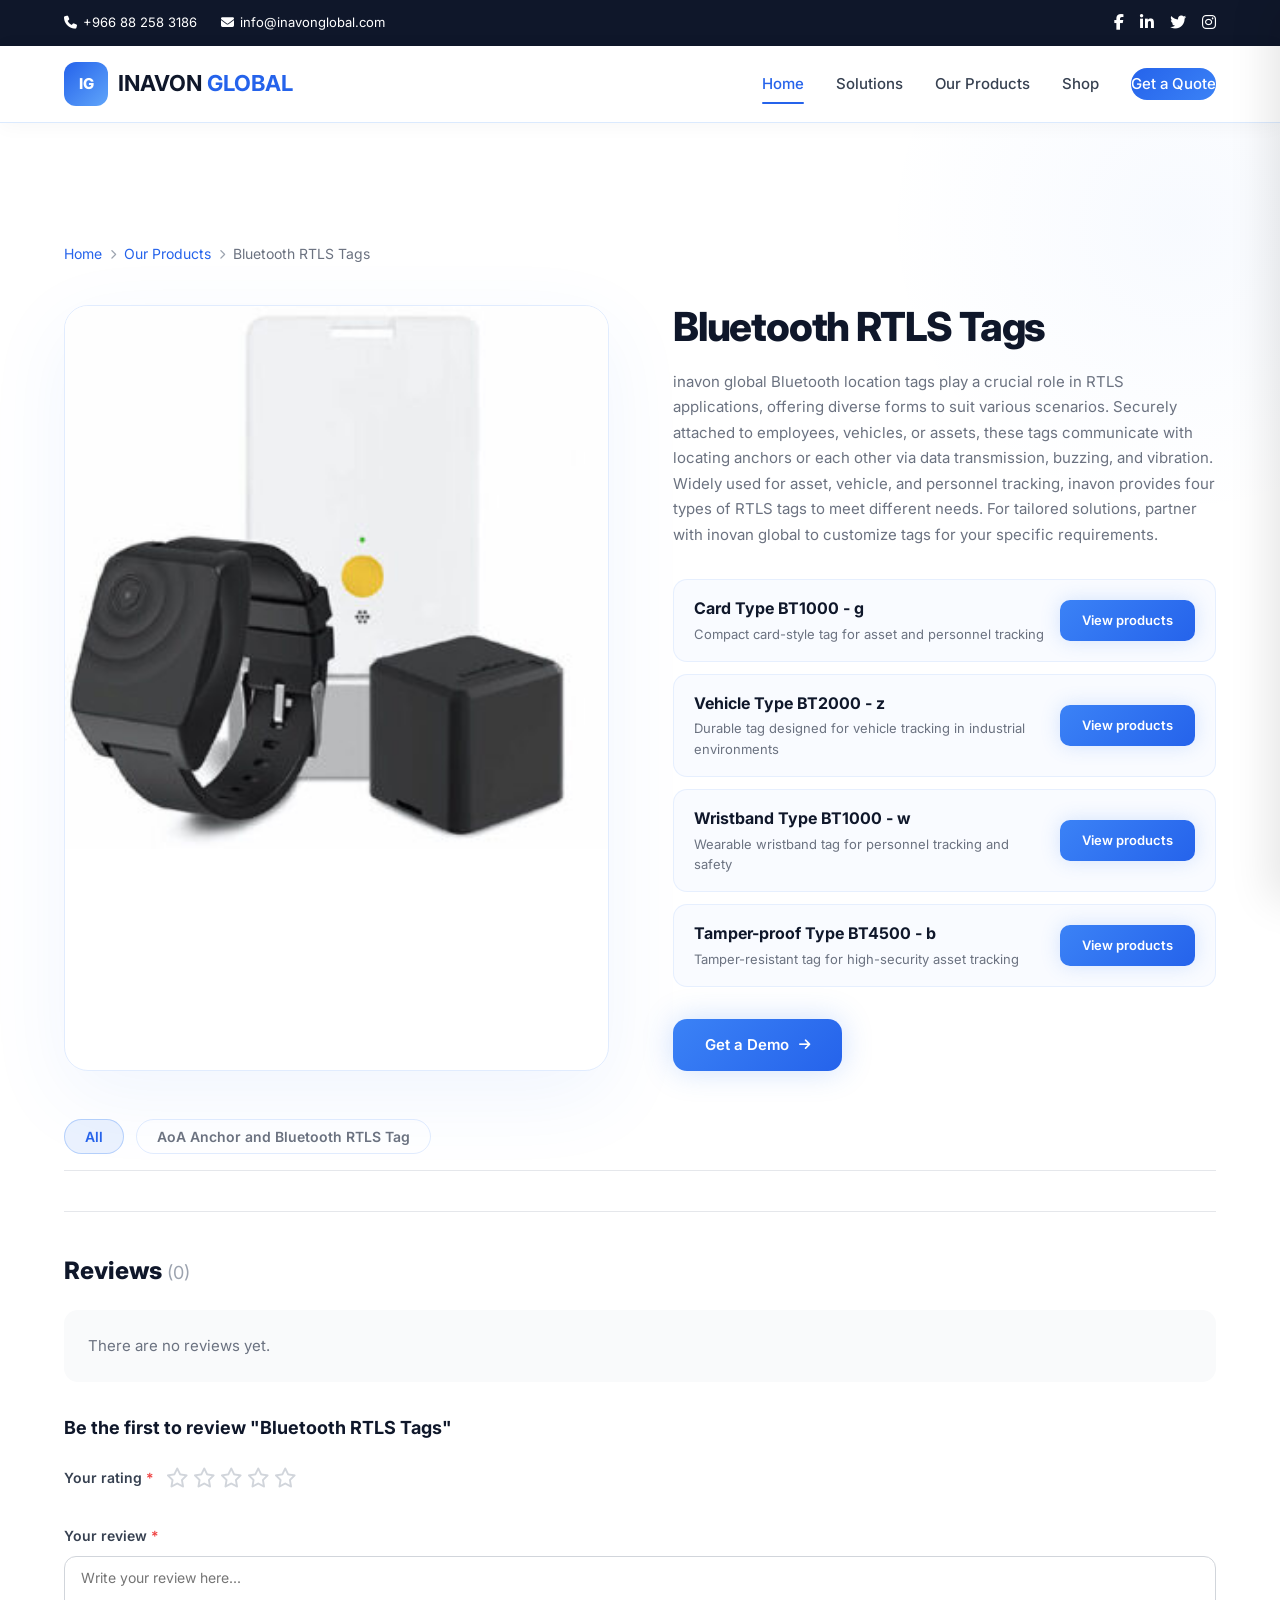
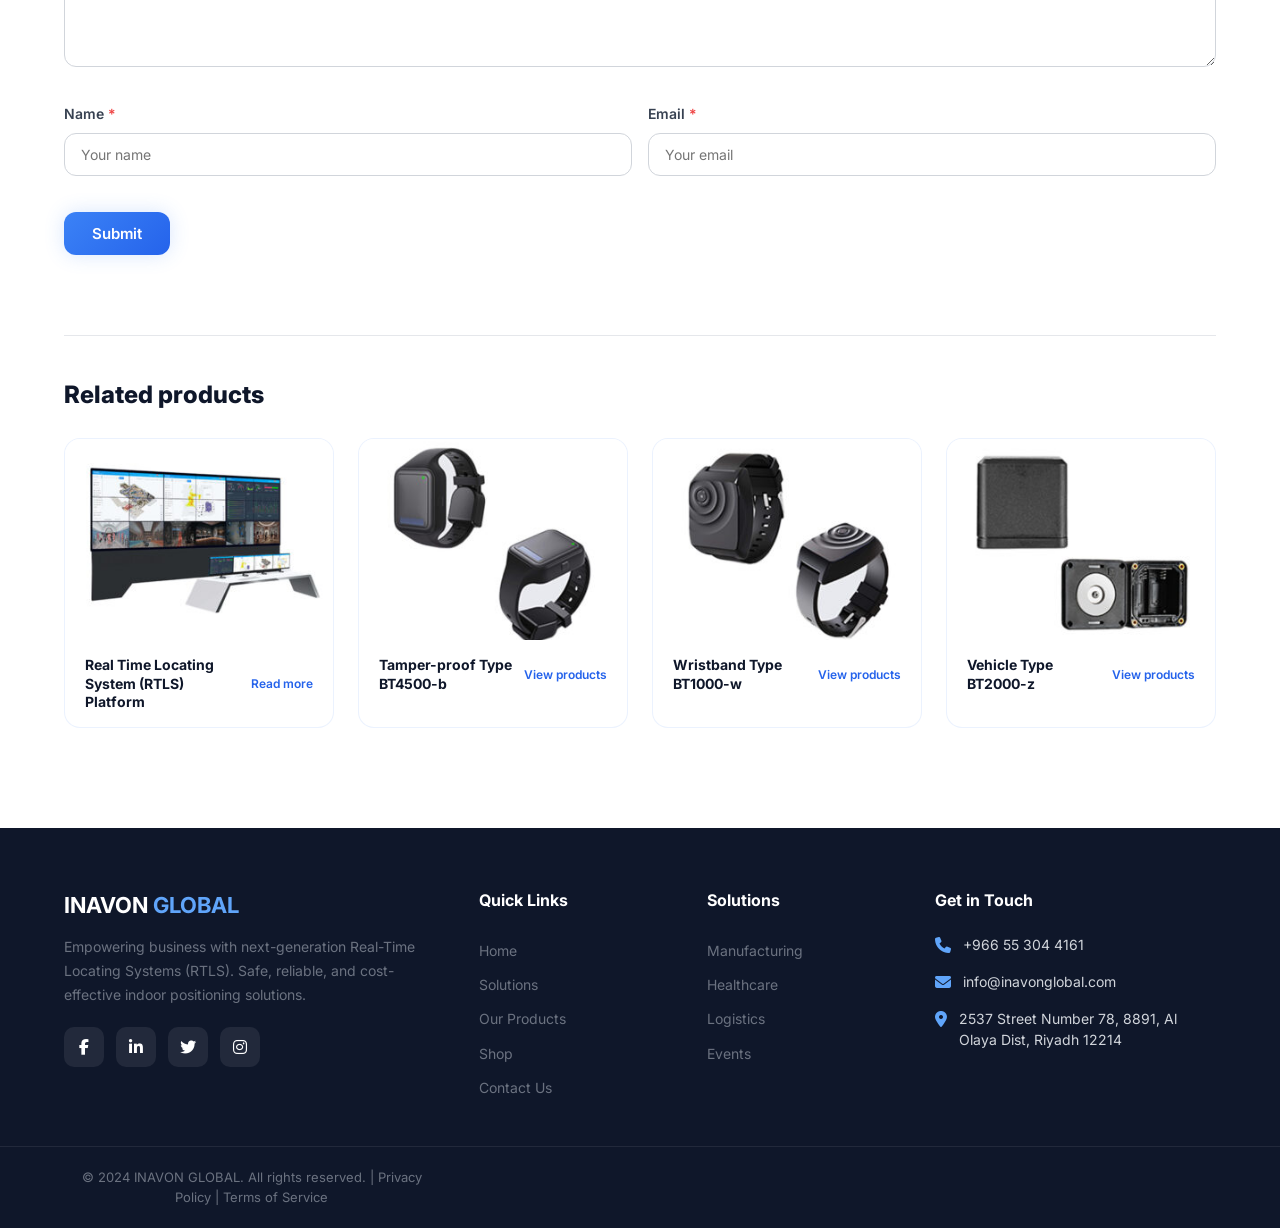
<file: bluetooth-rtls-tags.html>
<!DOCTYPE html>
<html lang="en">
<head>
    <!-- ===== META TAGS ===== -->
    <meta charset="UTF-8">
    <meta name="viewport" content="width=device-width, initial-scale=1.0">
    <meta http-equiv="X-UA-Compatible" content="IE=edge">
    <title>INAVON GLOBAL — Empowering Business with Next-Gen RTLS Solutions</title>
    <meta name="description" content="INAVON GLOBAL provides next-generation Real-Time Locating Systems (RTLS) using Bluetooth Angle of Arrival technology with 0.1m indoor positioning accuracy for Manufacturing, Healthcare, Logistics and Events industries.">
    <meta name="keywords" content="RTLS, Real-Time Locating System, Indoor Positioning, Bluetooth AoA, Angle of Arrival, Asset Tracking, INAVON GLOBAL, Manufacturing RTLS, Healthcare RTLS, Logistics RTLS, IoT, Bluetooth Tags">
    <meta name="author" content="INAVON GLOBAL">
    <meta name="robots" content="index, follow">
    <meta name="language" content="English">
    <meta name="revisit-after" content="7 days">

    <!-- Open Graph / Facebook -->
    <meta property="og:type" content="website">
    <meta property="og:url" content="https://inavonglobal.com/">
    <meta property="og:title" content="INAVON GLOBAL — Next-Gen RTLS Solutions">
    <meta property="og:description" content="Empowering Business with Next Generation Real-Time Locating Systems (RTLS). Indoor positioning accuracy up to 0.1m using Bluetooth AoA technology.">
    <meta property="og:image" content="https://inavonglobal.com/og-image.jpg">
    <meta property="og:site_name" content="INAVON GLOBAL">

    <!-- Twitter -->
    <meta name="twitter:card" content="summary_large_image">
    <meta name="twitter:url" content="https://inavonglobal.com/">
    <meta name="twitter:title" content="INAVON GLOBAL — Next-Gen RTLS Solutions">
    <meta name="twitter:description" content="Empowering Business with Next Generation Real-Time Locating Systems (RTLS). Indoor positioning accuracy up to 0.1m.">
    <meta name="twitter:image" content="https://inavonglobal.com/og-image.jpg">

    <!-- Canonical -->
    <link rel="canonical" href="https://inavonglobal.com/">

    <!-- Favicon -->
    <link rel="icon" type="image/svg+xml" href="data:image/svg+xml,<svg xmlns='http://www.w3.org/2000/svg' viewBox='0 0 100 100'><rect width='100' height='100' rx='20' fill='%239333EA'/><text x='50' y='68' font-size='50' font-family='Arial' font-weight='bold' fill='white' text-anchor='middle'>IG</text></svg>">

    <!-- Fonts -->
    <link href="https://fonts.googleapis.com/css2?family=Inter:wght@300;400;500;600;700;800&display=swap" rel="stylesheet">
    <!-- Icons -->
    <link rel="stylesheet" href="https://cdnjs.cloudflare.com/ajax/libs/font-awesome/6.5.0/css/all.min.css">
     <link rel="stylesheet" href="style.css">
   
</head>
<body>

    <!-- ===== TOP BAR ===== -->
    <div class="top-bar">
        <div class="container">
            <div class="top-l">
                <a href="tel:+966882583186"><i class="fas fa-phone"></i> +966 88 258 3186</a>
                <a href="mailto:info@inavonglobal.com"><i class="fas fa-envelope"></i> info@inavonglobal.com</a>
            </div>
            <div class="top-r">
                <a href="#"><i class="fab fa-facebook-f"></i></a>
                <a href="#"><i class="fab fa-linkedin-in"></i></a>
                <a href="#"><i class="fab fa-twitter"></i></a>
                <a href="#"><i class="fab fa-instagram"></i></a>
            </div>
        </div>
    </div>

   <!-- ===== NAVBAR ===== -->
<nav class="navbar">
    <div class="container">
        <!-- Logo ko <a> tag se wrap kiya hai -->
        <a href="index.html" class="logo">
            <div class="logo-ic">IG</div>
            <div class="logo-t">INAVON <span>GLOBAL</span></div>
        </a>
        
        <div class="nav-links" id="navLinks">
            <a href="index.html" class="active">Home</a>
            <a href="solution.html">Solutions</a>
            <a href="products.html">Our Products</a>
            <a href="shop.html">Shop</a>
            <!-- Agar contact alag page hai toh href="contact.html" likhein -->
            <a href="#contact" class="btn-p btn-sm nav-cta">Get a Quote</a>
        </div>
        
        <button class="hamburger" id="hamburger" onclick="toggleMenu()">
            <span></span><span></span><span></span>
        </button>
    </div>
</nav>

<!-- ===== MOBILE MENU ===== -->
<div class="mob-overlay" id="mobOverlay" onclick="toggleMenu()"></div>
<div class="mob-menu" id="mobMenu">
    <div class="mob-close" onclick="toggleMenu()"><i class="fas fa-times"></i></div>
    
    <!-- Mobile menu mein bhi same file links diye hain -->
    <a href="index.html" onclick="toggleMenu()">Home</a>
    <a href="solution.html" onclick="toggleMenu()">Solutions</a>
    <a href="products.html" onclick="toggleMenu()">Our Products</a>
    <a href="shop.html" onclick="toggleMenu()">Shop</a>
    <a href="#contact" onclick="toggleMenu()">Contact</a>
    
    <div class="mob-cta">
        <a href="#contact" class="btn-p" onclick="toggleMenu()" style="width:100%;justify-content:center;">Get a Quote</a>
    </div>
</div>


    <!-- BLUETOOTH RTLS TAGS DETAIL PAGE -->
    <section class="prod-detail">
        <div class="container">

            <!-- Breadcrumb -->
            <div class="breadcrumb anim">
                <a href="index.html">Home</a>
                <i class="fas fa-chevron-right"></i>
                <a href="products.html">Our Products</a>
                <i class="fas fa-chevron-right"></i>
                <span>Bluetooth RTLS Tags</span>
            </div>

            <!-- Product Main -->
            <div class="prod-detail-main anim">
                <div class="prod-detail-left">
                    <img src="images/blutooth.jpg" alt="Bluetooth RTLS Tags">
                </div>
                <div class="prod-detail-right">
                    <h1>Bluetooth RTLS Tags</h1>
                    <p class="prod-detail-desc">inavon global Bluetooth location tags play a crucial role in RTLS applications, offering diverse forms to suit various scenarios. Securely attached to employees, vehicles, or assets, these tags communicate with locating anchors or each other via data transmission, buzzing, and vibration. Widely used for asset, vehicle, and personnel tracking, inavon provides four types of RTLS tags to meet different needs. For tailored solutions, partner with inovan global to customize tags for your specific requirements.</p>
                    <div class="prod-variants">
                        <div class="prod-variant">
                            <div class="pv-info">
                                <h4>Card Type BT1000 - g</h4>
                                <p>Compact card-style tag for asset and personnel tracking</p>
                            </div>
                            <a href="#" class="pv-btn">View products</a>
                        </div>
                        <div class="prod-variant">
                            <div class="pv-info">
                                <h4>Vehicle Type BT2000 - z</h4>
                                <p>Durable tag designed for vehicle tracking in industrial environments</p>
                            </div>
                            <a href="#" class="pv-btn">View products</a>
                        </div>
                        <div class="prod-variant">
                            <div class="pv-info">
                                <h4>Wristband Type BT1000 - w</h4>
                                <p>Wearable wristband tag for personnel tracking and safety</p>
                            </div>
                            <a href="#" class="pv-btn">View products</a>
                        </div>
                        <div class="prod-variant">
                            <div class="pv-info">
                                <h4>Tamper-proof Type BT4500 - b</h4>
                                <p>Tamper-resistant tag for high-security asset tracking</p>
                            </div>
                            <a href="#" class="pv-btn">View products</a>
                        </div>
                    </div>
                    <a href="#" class="btn-demo">Get a Demo <i class="fas fa-arrow-right"></i></a>
                </div>
            </div>

            <!-- Tabs -->
            <div class="prod-tabs anim">
                <button class="tab-btn active">All</button>
                <button class="tab-btn">AoA Anchor and Bluetooth RTLS Tag</button>
            </div>

            <!-- Reviews -->
            <div class="reviews-sec anim">
                <div class="reviews-header">
                    <h3>Reviews <span class="rev-count">(0)</span></h3>
                </div>
                <div class="reviews-empty">
                    <p>There are no reviews yet.</p>
                </div>
                <div class="review-form-wrap">
                    <h4>Be the first to review "Bluetooth RTLS Tags"</h4>
                    <form class="review-form" onsubmit="return false;">
                        <div class="form-row rating-row">
                            <label>Your rating <span class="required">*</span></label>
                            <div class="star-rating" id="starRating">
                                <i class="far fa-star" data-star="1"></i>
                                <i class="far fa-star" data-star="2"></i>
                                <i class="far fa-star" data-star="3"></i>
                                <i class="far fa-star" data-star="4"></i>
                                <i class="far fa-star" data-star="5"></i>
                            </div>
                        </div>
                        <div class="form-row">
                            <label>Your review <span class="required">*</span></label>
                            <textarea rows="5" placeholder="Write your review here..."></textarea>
                        </div>
                        <div class="form-row form-row-2">
                            <div class="form-col">
                                <label>Name <span class="required">*</span></label>
                                <input type="text" placeholder="Your name">
                            </div>
                            <div class="form-col">
                                <label>Email <span class="required">*</span></label>
                                <input type="email" placeholder="Your email">
                            </div>
                        </div>
                        <button type="submit" class="btn-submit">Submit</button>
                    </form>
                </div>
            </div>

            <!-- Related Products -->
            <div class="related-sec anim">
                <h3>Related products</h3>
                <div class="related-grid">
                    <div class="related-card" onclick="window.location.href='rtls-platform.html'">
                        <div class="related-img">
                            <img src="images/RTLS-system-300x300.jpg" alt=" Real Time Locating System (RTLS) Platform">
                        </div>
                        <div class="related-body">
                            <h4> Real Time Locating System (RTLS) Platform</h4>
                            <a href="rtls-platform.html" class="related-link">Read more</a>
                        </div>
                    </div>
                    <div class="related-card">
                        <div class="related-img">
                            <img src="images/Tamper-proof-Type-BT4500-b-300x300.jpg" alt="Tamper-proof Type BT4500-b">
                        </div>
                        <div class="related-body">
                            <h4>Tamper-proof Type BT4500-b</h4>
                            <a href="#" class="related-link">View products</a>
                        </div>
                    </div>
                    <div class="related-card">
                        <div class="related-img">
                            <img src="images/Wristband-Type-BT1000-w-300x300.jpg" alt="Wristband Type BT1000-w">
                        </div>
                        <div class="related-body">
                            <h4>Wristband Type BT1000-w</h4>
                            <a href="#" class="related-link">View products</a>
                        </div>
                    </div>
                    <div class="related-card">
                        <div class="related-img">
                            <img src="images/Vehicle-Type-BT2000-z-300x300.jpg" alt="Vehicle Type BT2000-z">
                        </div>
                        <div class="related-body">
                            <h4>Vehicle Type BT2000-z</h4>
                            <a href="#" class="related-link">View products</a>
                        </div>
                    </div>
                </div>
            </div>

        </div>
    </section>

    <script>
        // Scroll animation
        const observer = new IntersectionObserver((entries) => {
            entries.forEach(entry => {
                if (entry.isIntersecting) entry.target.classList.add('visible');
            });
        }, { threshold: 0.1 });

        document.querySelectorAll('.anim').forEach(el => observer.observe(el));

        // Star rating
        const starRating = document.getElementById('starRating');
        if (starRating) {
            const stars = starRating.querySelectorAll('i');
            stars.forEach(star => {
                star.addEventListener('click', function () {
                    const rating = this.getAttribute('data-star');
                    stars.forEach(s => {
                        if (parseInt(s.getAttribute('data-star')) <= parseInt(rating)) {
                            s.classList.remove('far');
                            s.classList.add('fas', 'active');
                        } else {
                            s.classList.remove('fas', 'active');
                            s.classList.add('far');
                        }
                    });
                });
            });
        }

        // Tabs
        document.querySelectorAll('.tab-btn').forEach(btn => {
            btn.addEventListener('click', function () {
                document.querySelectorAll('.tab-btn').forEach(b => b.classList.remove('active'));
                this.classList.add('active');
            });
        });
    </script>
























    <!-- ===== FOOTER (Global) ===== -->
    <footer class="footer">
        <div class="container">
            <div class="foot-brand">
                <div class="logo-t" style="margin-bottom:12px;">INAVON <span>GLOBAL</span></div>
                <p>Empowering business with next-generation Real-Time Locating Systems (RTLS). Safe, reliable, and cost-effective indoor positioning solutions.</p>
                <div class="foot-social">
                    <a href="#"><i class="fab fa-facebook-f"></i></a>
                    <a href="#"><i class="fab fa-linkedin-in"></i></a>
                    <a href="#"><i class="fab fa-twitter"></i></a>
                    <a href="#"><i class="fab fa-instagram"></i></a>
                </div>
            </div>
            <div class="foot-col">
                <h4>Quick Links</h4>
                <a href="#" onclick="showPage('home')">Home</a>
                <a href="#" onclick="showPage('solutions')">Solutions</a>
                <a href="#" onclick="showPage('products')">Our Products</a>
                <a href="#" onclick="showPage('shop')">Shop</a>
                <a href="#" onclick="scrollToContact()">Contact Us</a>
            </div>
            <div class="foot-col">
                <h4>Solutions</h4>
                <a href="#" onclick="showPage('solutions')">Manufacturing</a>
                <a href="#" onclick="showPage('solutions')">Healthcare</a>
                <a href="#" onclick="showPage('solutions')">Logistics</a>
                <a href="#" onclick="showPage('solutions')">Events</a>
            </div>
            <div class="foot-col foot-contact">
                <h4>Get in Touch</h4>
                <div class="fc-item"><i class="fas fa-phone"></i><span>+966 55 304 4161</span></div>
                <div class="fc-item"><i class="fas fa-envelope"></i><span>info@inavonglobal.com</span></div>
                <div class="fc-item"><i class="fas fa-map-marker-alt"></i><span>2537 Street Number 78, 8891, Al Olaya Dist, Riyadh 12214</span></div>
            </div>
        </div>
        <div class="foot-bottom">
            <div class="container">
                &copy; 2024 INAVON GLOBAL. All rights reserved. | Privacy Policy | Terms of Service
            </div>
        </div>
    </footer>

    <!-- SCROLL TO TOP -->
    <button class="scroll-top" id="scrollTop" onclick="window.scrollTo({top:0,behavior:'smooth'})">
        <i class="fas fa-chevron-up"></i>
    </button>

    <!-- ===== JAVASCRIPT ===== -->
    <script>
        // ===== PAGE NAVIGATION =====
        function showPage(page) {
            // Hide all pages
            document.querySelectorAll('.page').forEach(p => p.classList.remove('active'));
            // Show selected page
            document.getElementById('page-' + page).classList.add('active');
            // Update nav active state
            document.querySelectorAll('.nav-links a[data-page], .mob-menu a[data-page]').forEach(a => {
                a.classList.remove('active');
                if (a.getAttribute('data-page') === page) a.classList.add('active');
            });
            // Scroll to top
            window.scrollTo({ top: 0, behavior: 'smooth' });
            // Re-trigger animations
            setTimeout(initAnimations, 100);
        }

        // ===== SCROLL TO CONTACT =====
        function scrollToContact() {
            showPage('home');
            setTimeout(() => {
                document.getElementById('contact').scrollIntoView({ behavior: 'smooth' });
            }, 200);
        }

        // ===== MOBILE MENU =====
        function toggleMenu() {
            const menu = document.getElementById('mobMenu');
            const overlay = document.getElementById('mobOverlay');
            const hamburger = document.getElementById('hamburger');
            menu.classList.toggle('open');
            overlay.classList.toggle('open');
            hamburger.classList.toggle('active');
            document.body.style.overflow = menu.classList.contains('open') ? 'hidden' : '';
        }

        // ===== FORM SUBMIT =====
        function handleSubmit(e) {
            e.preventDefault();
            const msg = document.getElementById('formMsg');
            msg.style.display = 'block';
            e.target.reset();
            setTimeout(() => { msg.style.display = 'none'; }, 5000);
        }

        // ===== SHOP FILTER =====
        function filterShop(cat, btn) {
            // Update active button
            document.querySelectorAll('.shop-filter').forEach(f => f.classList.remove('active'));
            btn.classList.add('active');
            // Filter cards
            document.querySelectorAll('.shop-card').forEach(card => {
                if (cat === 'all' || card.getAttribute('data-cat') === cat) {
                    card.style.display = 'block';
                } else {
                    card.style.display = 'none';
                }
            });
        }

        // ===== SCROLL TO TOP BUTTON =====
        window.addEventListener('scroll', () => {
            const btn = document.getElementById('scrollTop');
            if (window.scrollY > 500) {
                btn.classList.add('visible');
            } else {
                btn.classList.remove('visible');
            }
        });

        // ===== SCROLL ANIMATIONS =====
        function initAnimations() {
            const observer = new IntersectionObserver((entries) => {
                entries.forEach(entry => {
                    if (entry.isIntersecting) {
                        entry.target.classList.add('visible');
                    }
                });
            }, { threshold: 0.1, rootMargin: '0px 0px -50px 0px' });

            document.querySelectorAll('.anim').forEach(el => {
                el.classList.remove('visible');
                observer.observe(el);
            });
        }

        // ===== NAVBAR SCROLL EFFECT =====
        let lastScroll = 0;
        window.addEventListener('scroll', () => {
            const navbar = document.querySelector('.navbar');
            const currentScroll = window.scrollY;
            if (currentScroll > 100) {
                navbar.style.boxShadow = '0 4px 30px rgba(0,0,0,0.08)';
            } else {
                navbar.style.boxShadow = '0 2px 20px rgba(0,0,0,0.04)';
            }
            lastScroll = currentScroll;
        });

        // ===== INIT =====
        document.addEventListener('DOMContentLoaded', () => {
            initAnimations();
        });
    </script>
</body>
</html>
</file>
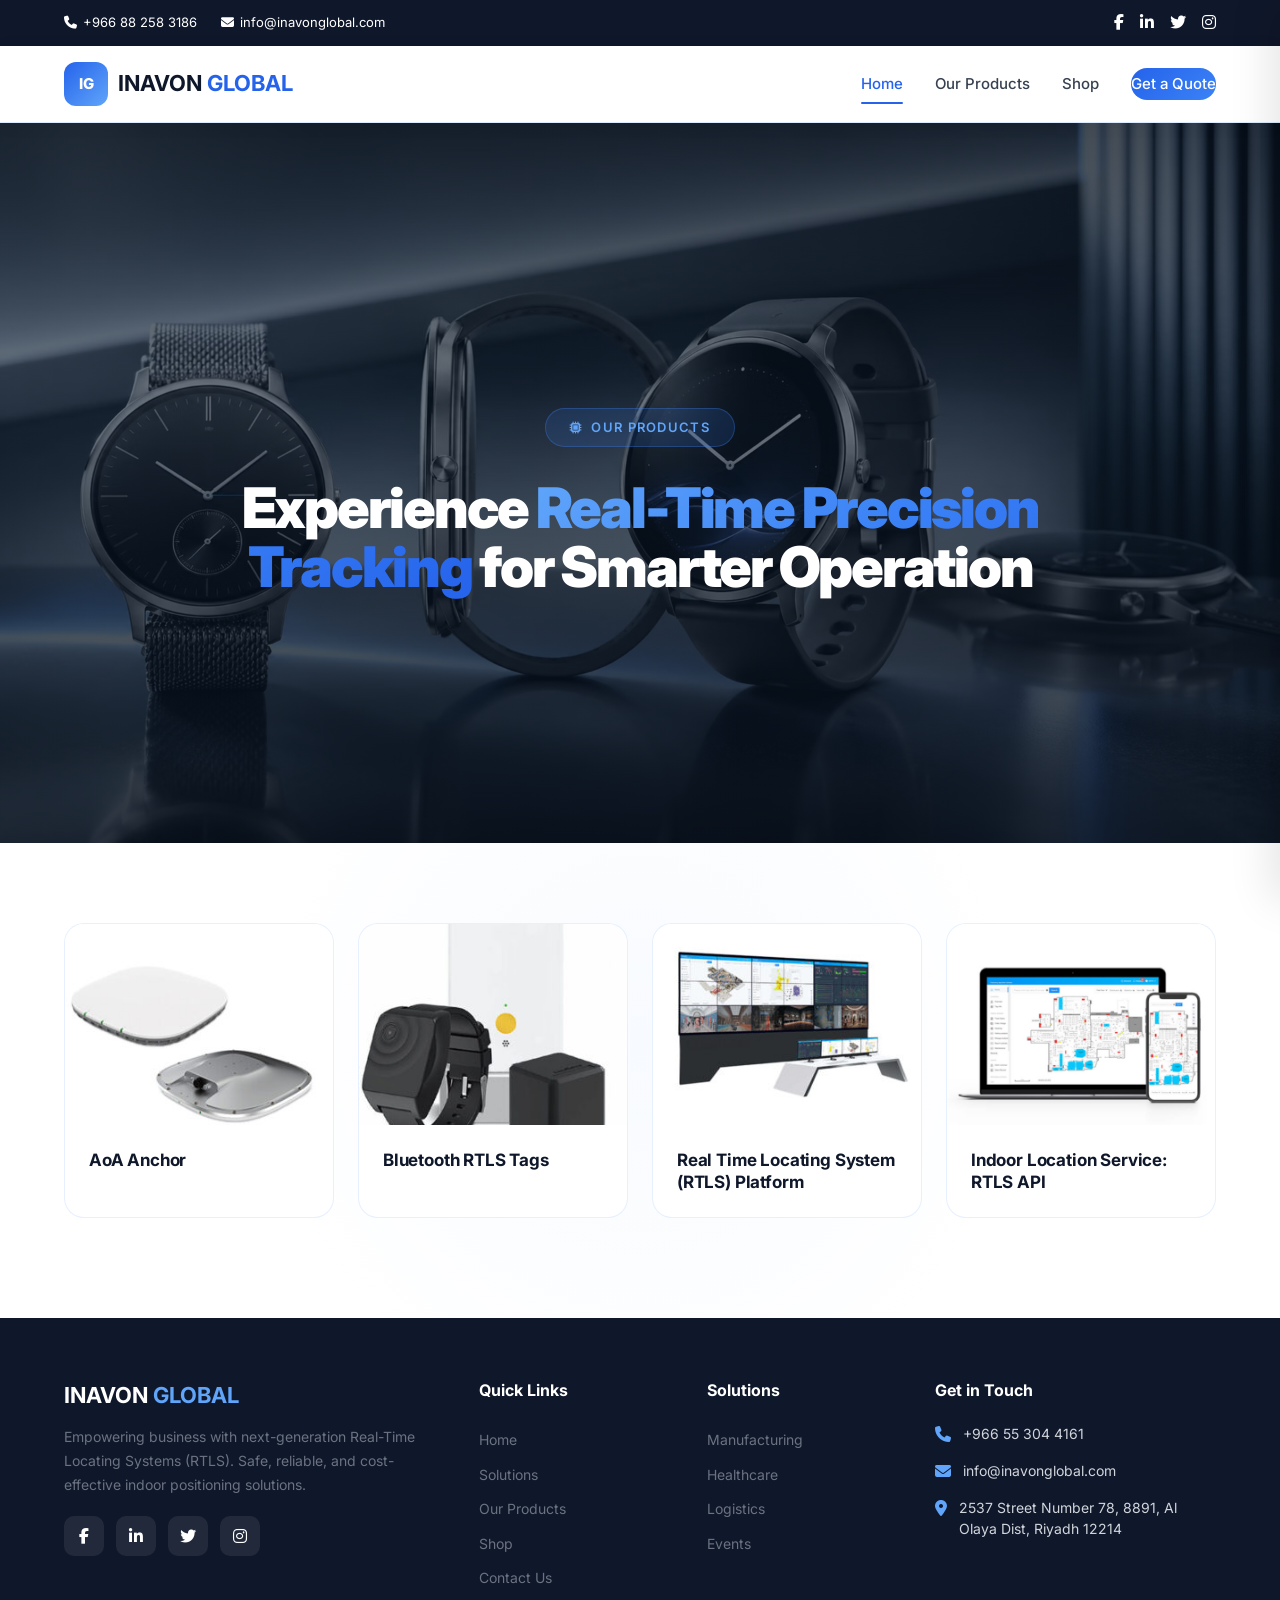
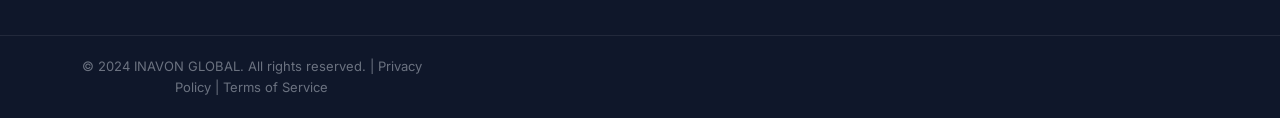
<file: products.html>
<!DOCTYPE html>
<html lang="en">
<head>
    <!-- ===== META TAGS ===== -->
    <meta charset="UTF-8">
    <meta name="viewport" content="width=device-width, initial-scale=1.0">
    <meta http-equiv="X-UA-Compatible" content="IE=edge">
    <title>INAVON GLOBAL — Empowering Business with Next-Gen RTLS Solutions</title>
    <meta name="description" content="INAVON GLOBAL provides next-generation Real-Time Locating Systems (RTLS) using Bluetooth Angle of Arrival technology with 0.1m indoor positioning accuracy for Manufacturing, Healthcare, Logistics and Events industries.">
    <meta name="keywords" content="RTLS, Real-Time Locating System, Indoor Positioning, Bluetooth AoA, Angle of Arrival, Asset Tracking, INAVON GLOBAL, Manufacturing RTLS, Healthcare RTLS, Logistics RTLS, IoT, Bluetooth Tags">
    <meta name="author" content="INAVON GLOBAL">
    <meta name="robots" content="index, follow">
    <meta name="language" content="English">
    <meta name="revisit-after" content="7 days">

    <!-- Open Graph / Facebook -->
    <meta property="og:type" content="website">
    <meta property="og:url" content="https://inavonglobal.com/">
    <meta property="og:title" content="INAVON GLOBAL — Next-Gen RTLS Solutions">
    <meta property="og:description" content="Empowering Business with Next Generation Real-Time Locating Systems (RTLS). Indoor positioning accuracy up to 0.1m using Bluetooth AoA technology.">
    <meta property="og:image" content="https://inavonglobal.com/og-image.jpg">
    <meta property="og:site_name" content="INAVON GLOBAL">

    <!-- Twitter -->
    <meta name="twitter:card" content="summary_large_image">
    <meta name="twitter:url" content="https://inavonglobal.com/">
    <meta name="twitter:title" content="INAVON GLOBAL — Next-Gen RTLS Solutions">
    <meta name="twitter:description" content="Empowering Business with Next Generation Real-Time Locating Systems (RTLS). Indoor positioning accuracy up to 0.1m.">
    <meta name="twitter:image" content="https://inavonglobal.com/og-image.jpg">

    <!-- Canonical -->
    <link rel="canonical" href="https://inavonglobal.com/">

    <!-- Favicon -->
    <link rel="icon" type="image/svg+xml" href="data:image/svg+xml,<svg xmlns='http://www.w3.org/2000/svg' viewBox='0 0 100 100'><rect width='100' height='100' rx='20' fill='%239333EA'/><text x='50' y='68' font-size='50' font-family='Arial' font-weight='bold' fill='white' text-anchor='middle'>IG</text></svg>">

    <!-- Fonts -->
    <link href="https://fonts.googleapis.com/css2?family=Inter:wght@300;400;500;600;700;800&display=swap" rel="stylesheet">
    <!-- Icons -->
    <link rel="stylesheet" href="https://cdnjs.cloudflare.com/ajax/libs/font-awesome/6.5.0/css/all.min.css">
     <link rel="stylesheet" href="style.css">
   
</head>
<body>

    <!-- ===== TOP BAR ===== -->
    <div class="top-bar">
        <div class="container">
            <div class="top-l">
                <a href="tel:+966882583186"><i class="fas fa-phone"></i> +966 88 258 3186</a>
                <a href="mailto:info@inavonglobal.com"><i class="fas fa-envelope"></i> info@inavonglobal.com</a>
            </div>
            <div class="top-r">
                <a href="#"><i class="fab fa-facebook-f"></i></a>
                <a href="#"><i class="fab fa-linkedin-in"></i></a>
                <a href="#"><i class="fab fa-twitter"></i></a>
                <a href="#"><i class="fab fa-instagram"></i></a>
            </div>
        </div>
    </div>

   <!-- ===== NAVBAR ===== -->
<nav class="navbar">
    <div class="container">
        <!-- Logo ko <a> tag se wrap kiya hai -->
        <a href="index.html" class="logo">
            <div class="logo-ic">IG</div>
            <div class="logo-t">INAVON <span>GLOBAL</span></div>
        </a>
        
        <div class="nav-links" id="navLinks">
            <a href="index.html" class="active">Home</a>
            <a href="products.html">Our Products</a>
            <a href="shop.html">Shop</a>
            <!-- Agar contact alag page hai toh href="contact.html" likhein -->
            <a href="#contact" class="btn-p btn-sm nav-cta">Get a Quote</a>
        </div>
        
        <button class="hamburger" id="hamburger" onclick="toggleMenu()">
            <span></span><span></span><span></span>
        </button>
    </div>
</nav>

<!-- ===== MOBILE MENU ===== -->
<div class="mob-overlay" id="mobOverlay" onclick="toggleMenu()"></div>
<div class="mob-menu" id="mobMenu">
    <div class="mob-close" onclick="toggleMenu()"><i class="fas fa-times"></i></div>
    
    <!-- Mobile menu mein bhi same file links diye hain -->
    <a href="index.html" onclick="toggleMenu()">Home</a>
    <a href="products.html" onclick="toggleMenu()">Our Products</a>
    <a href="shop.html" onclick="toggleMenu()">Shop</a>
    <a href="#contact" onclick="toggleMenu()">Contact</a>
    
    <div class="mob-cta">
        <a href="#contact" class="btn-p" onclick="toggleMenu()" style="width:100%;justify-content:center;">Get a Quote</a>
    </div>
</div>


<!-- OUR PRODUCTS HERO -->
<section class="section prod-hero">
    <div class="prod-hero-bg">
        <img src="images/product.avif" alt="Our Products">
        <div class="prod-overlay"></div>
    </div>
    <div class="container">
        <div class="prod-hero-content anim">
            <div class="prod-hero-label"><i class="fas fa-microchip"></i> Our Products</div>
            <h1>Experience <span>Real-Time Precision Tracking</span> for Smarter Operation</h1>
        </div>
    </div>
</section>

<!-- PRODUCT CARDS -->
<section class="section prod-sec">
    <div class="container">
        <div class="prod-grid">
            <div class="prod-card anim " onclick="window.location.href='aoa-anchor.html'">
                <div class="prod-card-img">
                    <img src="images/aoa anchar.jpg" alt="AoA Anchor">
                </div>
                <div class="prod-card-body">
                    <h3>AoA Anchor</h3>
                </div>
            </div>
            <div class="prod-card anim" onclick="window.location.href='bluetooth-rtls-tags.html'">
                <div class="prod-card-img">
                    <img src="images/blutooth.jpg" alt="Bluetooth RTLS Tags">
                </div>
                <div class="prod-card-body">
                    <h3>Bluetooth RTLS Tags</h3>
                </div>
            </div>
            <div class="prod-card anim" onclick="window.location.href='rtls-platform.html'">
                <div class="prod-card-img">
                    <img src="images/platform.jpg" alt="TEFCO Real Time Locating System (RTLS) Platform">
                </div>
                <div class="prod-card-body">
                    <h3>Real Time Locating System (RTLS) Platform</h3>
                </div>
            </div>
            <div class="prod-card anim" onclick="window.location.href='rtls-api.html'">
                <div class="prod-card-img">
                    <img src="images/api.png" alt="TEFCO Indoor Location Service: RTLS API">
                </div>
                <div class="prod-card-body">
                    <h3> Indoor Location Service: RTLS API</h3>
                </div>
            </div>
        </div>
    </div>
</section>
 














   <!-- ===== FOOTER (Global) ===== -->
    <footer class="footer">
        <div class="container">
            <div class="foot-brand">
                <div class="logo-t" style="margin-bottom:12px;">INAVON <span>GLOBAL</span></div>
                <p>Empowering business with next-generation Real-Time Locating Systems (RTLS). Safe, reliable, and cost-effective indoor positioning solutions.</p>
                <div class="foot-social">
                    <a href="#"><i class="fab fa-facebook-f"></i></a>
                    <a href="#"><i class="fab fa-linkedin-in"></i></a>
                    <a href="#"><i class="fab fa-twitter"></i></a>
                    <a href="#"><i class="fab fa-instagram"></i></a>
                </div>
            </div>
            <div class="foot-col">
                <h4>Quick Links</h4>
                <a href="#" onclick="showPage('home')">Home</a>
                <a href="#" onclick="showPage('solutions')">Solutions</a>
                <a href="#" onclick="showPage('products')">Our Products</a>
                <a href="#" onclick="showPage('shop')">Shop</a>
                <a href="#" onclick="scrollToContact()">Contact Us</a>
            </div>
            <div class="foot-col">
                <h4>Solutions</h4>
                <a href="#" onclick="showPage('solutions')">Manufacturing</a>
                <a href="#" onclick="showPage('solutions')">Healthcare</a>
                <a href="#" onclick="showPage('solutions')">Logistics</a>
                <a href="#" onclick="showPage('solutions')">Events</a>
            </div>
            <div class="foot-col foot-contact">
                <h4>Get in Touch</h4>
                <div class="fc-item"><i class="fas fa-phone"></i><span>+966 55 304 4161</span></div>
                <div class="fc-item"><i class="fas fa-envelope"></i><span>info@inavonglobal.com</span></div>
                <div class="fc-item"><i class="fas fa-map-marker-alt"></i><span>2537 Street Number 78, 8891, Al Olaya Dist, Riyadh 12214</span></div>
            </div>
        </div>
        <div class="foot-bottom">
            <div class="container">
                &copy; 2024 INAVON GLOBAL. All rights reserved. | Privacy Policy | Terms of Service
            </div>
        </div>
    </footer>

    <!-- SCROLL TO TOP -->
    <button class="scroll-top" id="scrollTop" onclick="window.scrollTo({top:0,behavior:'smooth'})">
        <i class="fas fa-chevron-up"></i>
    </button>

    <!-- ===== JAVASCRIPT ===== -->
    <script>
        // ===== PAGE NAVIGATION =====
        function showPage(page) {
            // Hide all pages
            document.querySelectorAll('.page').forEach(p => p.classList.remove('active'));
            // Show selected page
            document.getElementById('page-' + page).classList.add('active');
            // Update nav active state
            document.querySelectorAll('.nav-links a[data-page], .mob-menu a[data-page]').forEach(a => {
                a.classList.remove('active');
                if (a.getAttribute('data-page') === page) a.classList.add('active');
            });
            // Scroll to top
            window.scrollTo({ top: 0, behavior: 'smooth' });
            // Re-trigger animations
            setTimeout(initAnimations, 100);
        }

        // ===== SCROLL TO CONTACT =====
        function scrollToContact() {
            showPage('home');
            setTimeout(() => {
                document.getElementById('contact').scrollIntoView({ behavior: 'smooth' });
            }, 200);
        }

        // ===== MOBILE MENU =====
        function toggleMenu() {
            const menu = document.getElementById('mobMenu');
            const overlay = document.getElementById('mobOverlay');
            const hamburger = document.getElementById('hamburger');
            menu.classList.toggle('open');
            overlay.classList.toggle('open');
            hamburger.classList.toggle('active');
            document.body.style.overflow = menu.classList.contains('open') ? 'hidden' : '';
        }

        // ===== FORM SUBMIT =====
        function handleSubmit(e) {
            e.preventDefault();
            const msg = document.getElementById('formMsg');
            msg.style.display = 'block';
            e.target.reset();
            setTimeout(() => { msg.style.display = 'none'; }, 5000);
        }

        // ===== SHOP FILTER =====
        function filterShop(cat, btn) {
            // Update active button
            document.querySelectorAll('.shop-filter').forEach(f => f.classList.remove('active'));
            btn.classList.add('active');
            // Filter cards
            document.querySelectorAll('.shop-card').forEach(card => {
                if (cat === 'all' || card.getAttribute('data-cat') === cat) {
                    card.style.display = 'block';
                } else {
                    card.style.display = 'none';
                }
            });
        }

        // ===== SCROLL TO TOP BUTTON =====
        window.addEventListener('scroll', () => {
            const btn = document.getElementById('scrollTop');
            if (window.scrollY > 500) {
                btn.classList.add('visible');
            } else {
                btn.classList.remove('visible');
            }
        });

        // ===== SCROLL ANIMATIONS =====
        function initAnimations() {
            const observer = new IntersectionObserver((entries) => {
                entries.forEach(entry => {
                    if (entry.isIntersecting) {
                        entry.target.classList.add('visible');
                    }
                });
            }, { threshold: 0.1, rootMargin: '0px 0px -50px 0px' });

            document.querySelectorAll('.anim').forEach(el => {
                el.classList.remove('visible');
                observer.observe(el);
            });
        }

        // ===== NAVBAR SCROLL EFFECT =====
        let lastScroll = 0;
        window.addEventListener('scroll', () => {
            const navbar = document.querySelector('.navbar');
            const currentScroll = window.scrollY;
            if (currentScroll > 100) {
                navbar.style.boxShadow = '0 4px 30px rgba(0,0,0,0.08)';
            } else {
                navbar.style.boxShadow = '0 2px 20px rgba(0,0,0,0.04)';
            }
            lastScroll = currentScroll;
        });

        // ===== INIT =====
        document.addEventListener('DOMContentLoaded', () => {
            initAnimations();
        });
    </script>
</body>
</html>
</file>
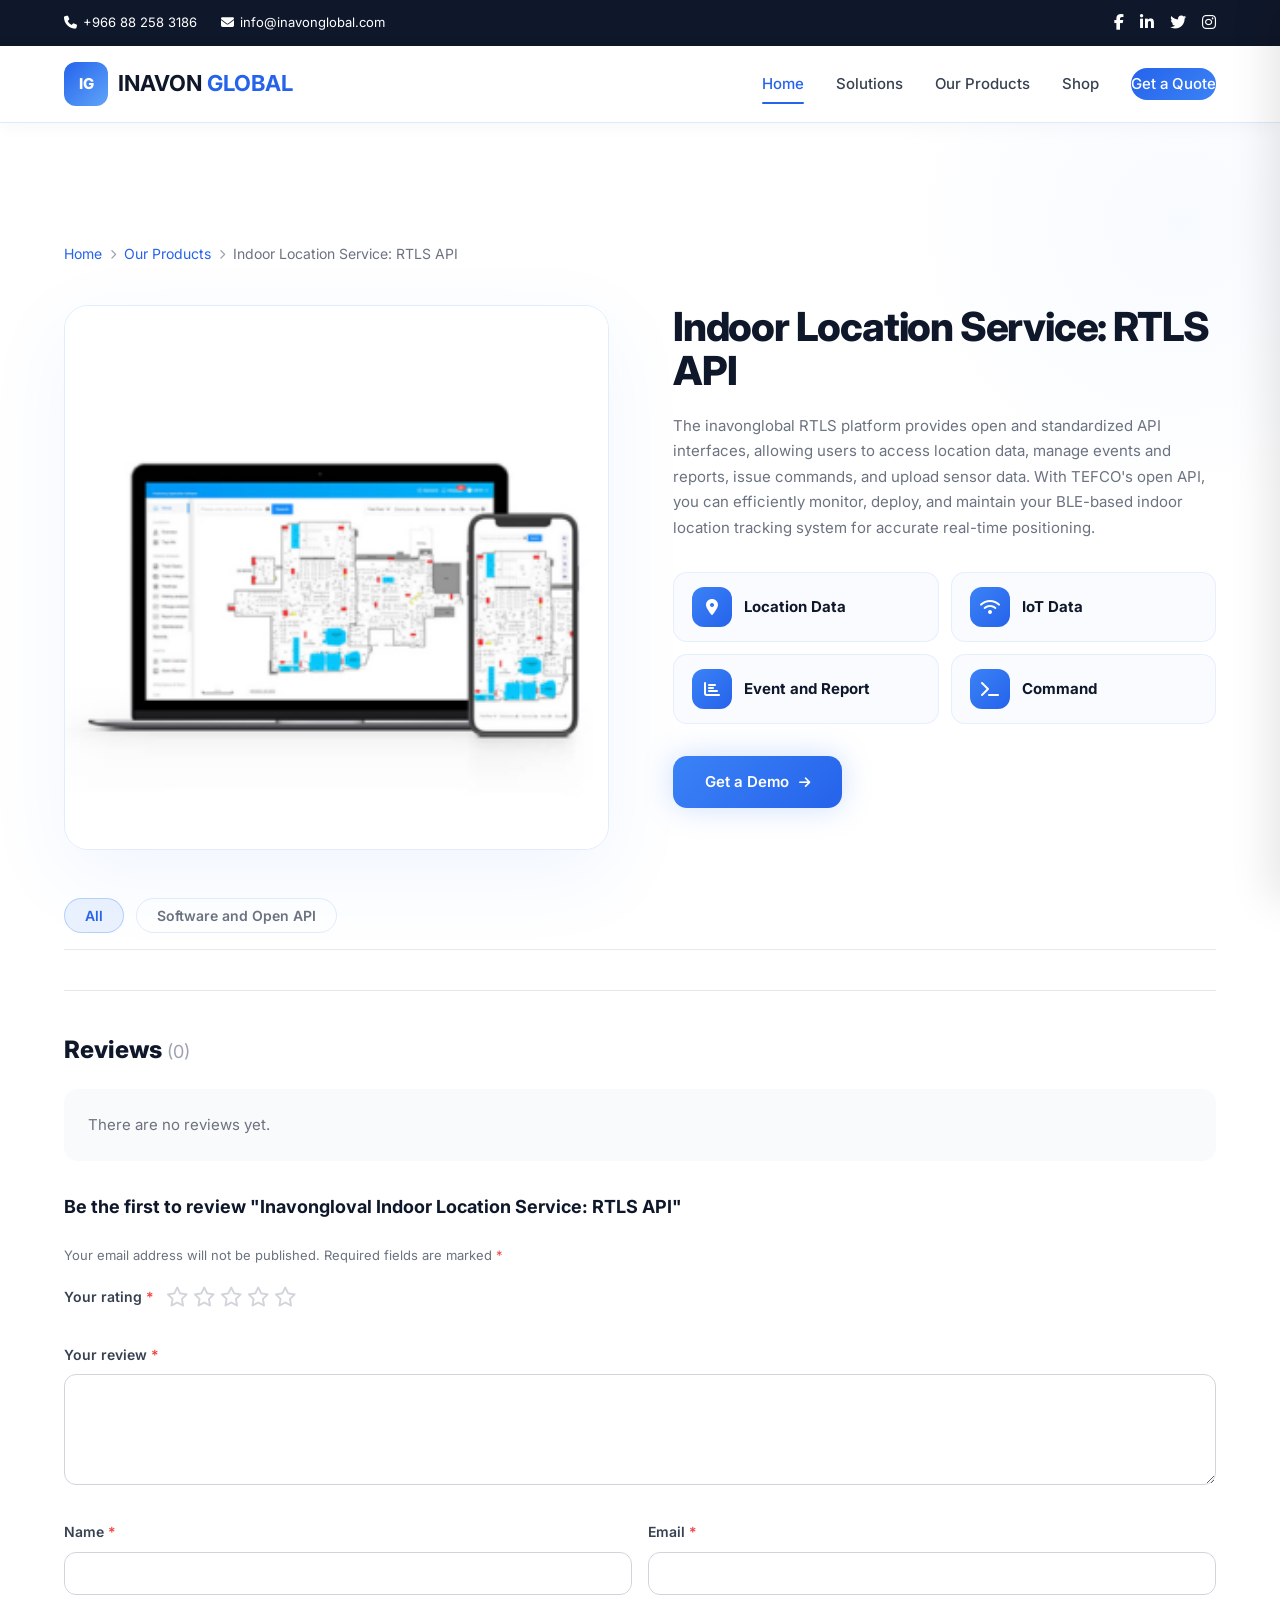
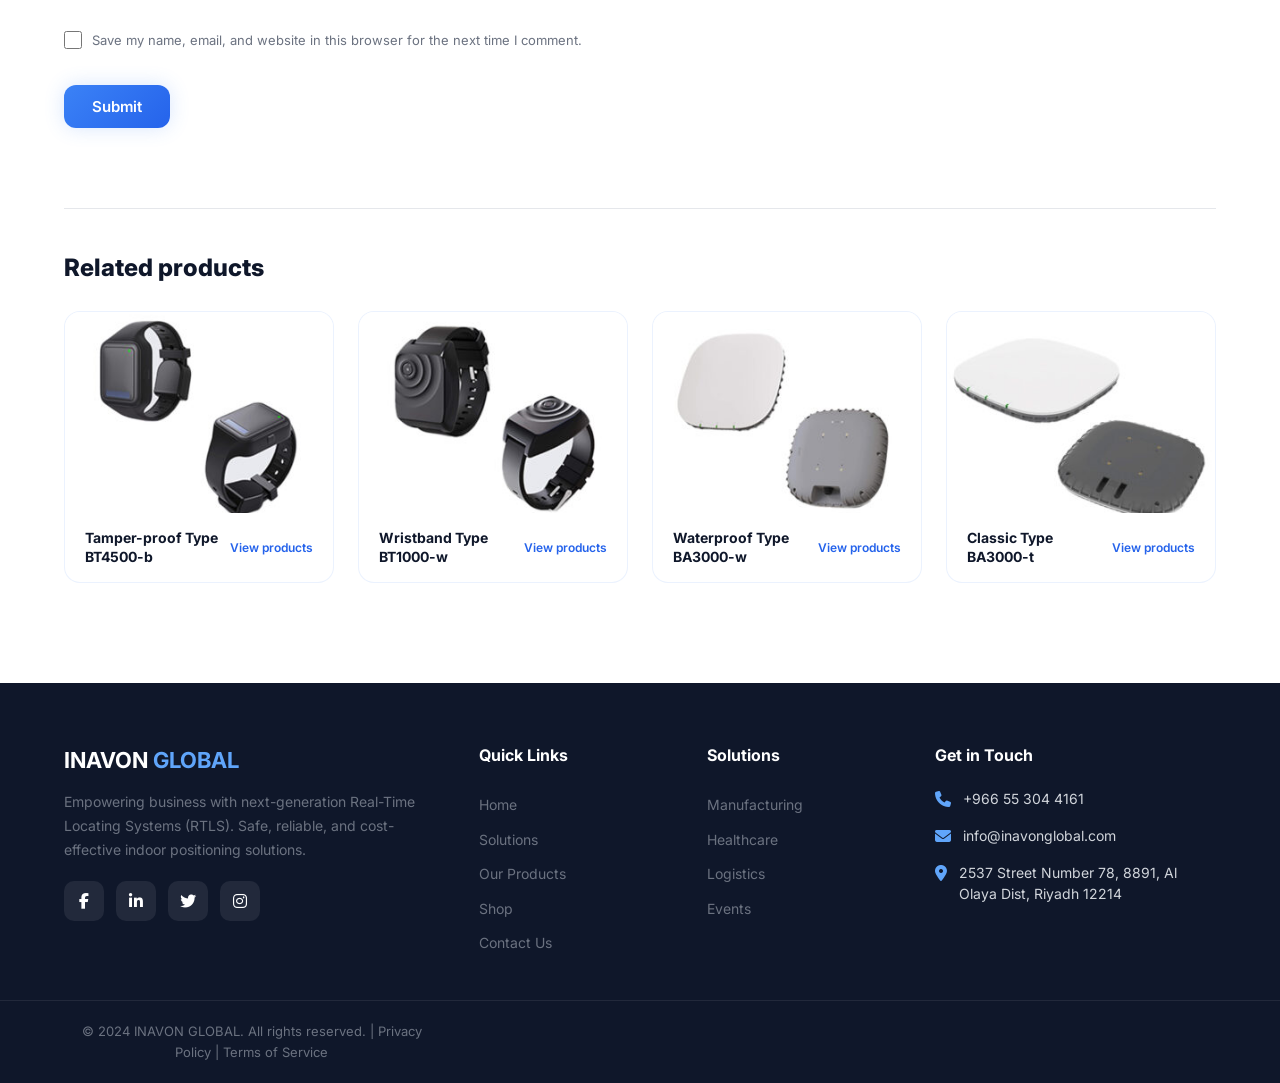
<file: rtls-api.html>
<!DOCTYPE html>
<html lang="en">
<head>
    <!-- ===== META TAGS ===== -->
    <meta charset="UTF-8">
    <meta name="viewport" content="width=device-width, initial-scale=1.0">
    <meta http-equiv="X-UA-Compatible" content="IE=edge">
    <title>INAVON GLOBAL — Empowering Business with Next-Gen RTLS Solutions</title>
    <meta name="description" content="INAVON GLOBAL provides next-generation Real-Time Locating Systems (RTLS) using Bluetooth Angle of Arrival technology with 0.1m indoor positioning accuracy for Manufacturing, Healthcare, Logistics and Events industries.">
    <meta name="keywords" content="RTLS, Real-Time Locating System, Indoor Positioning, Bluetooth AoA, Angle of Arrival, Asset Tracking, INAVON GLOBAL, Manufacturing RTLS, Healthcare RTLS, Logistics RTLS, IoT, Bluetooth Tags">
    <meta name="author" content="INAVON GLOBAL">
    <meta name="robots" content="index, follow">
    <meta name="language" content="English">
    <meta name="revisit-after" content="7 days">

    <!-- Open Graph / Facebook -->
    <meta property="og:type" content="website">
    <meta property="og:url" content="https://inavonglobal.com/">
    <meta property="og:title" content="INAVON GLOBAL — Next-Gen RTLS Solutions">
    <meta property="og:description" content="Empowering Business with Next Generation Real-Time Locating Systems (RTLS). Indoor positioning accuracy up to 0.1m using Bluetooth AoA technology.">
    <meta property="og:image" content="https://inavonglobal.com/og-image.jpg">
    <meta property="og:site_name" content="INAVON GLOBAL">

    <!-- Twitter -->
    <meta name="twitter:card" content="summary_large_image">
    <meta name="twitter:url" content="https://inavonglobal.com/">
    <meta name="twitter:title" content="INAVON GLOBAL — Next-Gen RTLS Solutions">
    <meta name="twitter:description" content="Empowering Business with Next Generation Real-Time Locating Systems (RTLS). Indoor positioning accuracy up to 0.1m.">
    <meta name="twitter:image" content="https://inavonglobal.com/og-image.jpg">

    <!-- Canonical -->
    <link rel="canonical" href="https://inavonglobal.com/">

    <!-- Favicon -->
    <link rel="icon" type="image/svg+xml" href="data:image/svg+xml,<svg xmlns='http://www.w3.org/2000/svg' viewBox='0 0 100 100'><rect width='100' height='100' rx='20' fill='%239333EA'/><text x='50' y='68' font-size='50' font-family='Arial' font-weight='bold' fill='white' text-anchor='middle'>IG</text></svg>">

    <!-- Fonts -->
    <link href="https://fonts.googleapis.com/css2?family=Inter:wght@300;400;500;600;700;800&display=swap" rel="stylesheet">
    <!-- Icons -->
    <link rel="stylesheet" href="https://cdnjs.cloudflare.com/ajax/libs/font-awesome/6.5.0/css/all.min.css">
     <link rel="stylesheet" href="style.css">
   
</head>
<body>

    <!-- ===== TOP BAR ===== -->
    <div class="top-bar">
        <div class="container">
            <div class="top-l">
                <a href="tel:+966882583186"><i class="fas fa-phone"></i> +966 88 258 3186</a>
                <a href="mailto:info@inavonglobal.com"><i class="fas fa-envelope"></i> info@inavonglobal.com</a>
            </div>
            <div class="top-r">
                <a href="#"><i class="fab fa-facebook-f"></i></a>
                <a href="#"><i class="fab fa-linkedin-in"></i></a>
                <a href="#"><i class="fab fa-twitter"></i></a>
                <a href="#"><i class="fab fa-instagram"></i></a>
            </div>
        </div>
    </div>

   <!-- ===== NAVBAR ===== -->
<nav class="navbar">
    <div class="container">
        <!-- Logo ko <a> tag se wrap kiya hai -->
        <a href="index.html" class="logo">
            <div class="logo-ic">IG</div>
            <div class="logo-t">INAVON <span>GLOBAL</span></div>
        </a>
        
        <div class="nav-links" id="navLinks">
            <a href="index.html" class="active">Home</a>
            <a href="solution.html">Solutions</a>
            <a href="products.html">Our Products</a>
            <a href="shop.html">Shop</a>
            <!-- Agar contact alag page hai toh href="contact.html" likhein -->
            <a href="#contact" class="btn-p btn-sm nav-cta">Get a Quote</a>
        </div>
        
        <button class="hamburger" id="hamburger" onclick="toggleMenu()">
            <span></span><span></span><span></span>
        </button>
    </div>
</nav>

<!-- ===== MOBILE MENU ===== -->
<div class="mob-overlay" id="mobOverlay" onclick="toggleMenu()"></div>
<div class="mob-menu" id="mobMenu">
    <div class="mob-close" onclick="toggleMenu()"><i class="fas fa-times"></i></div>
    
    <!-- Mobile menu mein bhi same file links diye hain -->
    <a href="index.html" onclick="toggleMenu()">Home</a>
    <a href="solution.html" onclick="toggleMenu()">Solutions</a>
    <a href="products.html" onclick="toggleMenu()">Our Products</a>
    <a href="shop.html" onclick="toggleMenu()">Shop</a>
    <a href="#contact" onclick="toggleMenu()">Contact</a>
    
    <div class="mob-cta">
        <a href="#contact" class="btn-p" onclick="toggleMenu()" style="width:100%;justify-content:center;">Get a Quote</a>
    </div>
</div>

<!-- RTLS API DETAIL PAGE -->
<section class="prod-detail">
    <div class="container">

        <!-- Breadcrumb -->
        <div class="breadcrumb anim">
            <a href="index.html">Home</a>
            <i class="fas fa-chevron-right"></i>
            <a href="products.html">Our Products</a>
            <i class="fas fa-chevron-right"></i>
            <span> Indoor Location Service: RTLS API</span>
        </div>

        <!-- Product Main -->
        <div class="prod-detail-main anim">
            <div class="prod-detail-left">
                <img src="images/api.png" alt="Inavonglobal Indoor Location Service: RTLS API">
            </div>
            <div class="prod-detail-right">
                <h1> Indoor Location Service: RTLS API</h1>
                <p class="prod-detail-desc">The inavonglobal RTLS platform provides open and standardized API interfaces, allowing users to access location data, manage events and reports, issue commands, and upload sensor data. With TEFCO's open API, you can efficiently monitor, deploy, and maintain your BLE-based indoor location tracking system for accurate real-time positioning.</p>
                
                <div class="api-features">
                    <div class="api-feat">
                        <div class="api-feat-icon"><i class="fas fa-map-marker-alt"></i></div>
                        <span>Location Data</span>
                    </div>
                    <div class="api-feat">
                        <div class="api-feat-icon"><i class="fas fa-wifi"></i></div>
                        <span>IoT Data</span>
                    </div>
                    <div class="api-feat">
                        <div class="api-feat-icon"><i class="fas fa-chart-bar"></i></div>
                        <span>Event and Report</span>
                    </div>
                    <div class="api-feat">
                        <div class="api-feat-icon"><i class="fas fa-terminal"></i></div>
                        <span>Command</span>
                    </div>
                </div>

                <a href="#" class="btn-demo">Get a Demo <i class="fas fa-arrow-right"></i></a>
            </div>
        </div>

        <!-- Tabs -->
        <div class="prod-tabs anim">
            <button class="tab-btn active">All</button>
            <button class="tab-btn">Software and Open API</button>
        </div>

        <!-- Reviews -->
        <div class="reviews-sec anim">
            <div class="reviews-header">
                <h3>Reviews <span class="rev-count">(0)</span></h3>
            </div>
            <div class="reviews-empty">
                <p>There are no reviews yet.</p>
            </div>
            <div class="review-form-wrap">
                <h4>Be the first to review "Inavongloval Indoor Location Service: RTLS API"</h4>
                <p class="form-note">Your email address will not be published. Required fields are marked <span class="required">*</span></p>
                <form class="review-form" onsubmit="return false;">
                    <div class="form-row rating-row">
                        <label>Your rating <span class="required">*</span></label>
                        <div class="star-rating" id="starRating">
                            <i class="far fa-star" data-star="1"></i>
                            <i class="far fa-star" data-star="2"></i>
                            <i class="far fa-star" data-star="3"></i>
                            <i class="far fa-star" data-star="4"></i>
                            <i class="far fa-star" data-star="5"></i>
                        </div>
                    </div>
                    <div class="form-row">
                        <label>Your review <span class="required">*</span></label>
                        <textarea rows="5" placeholder=""></textarea>
                    </div>
                    <div class="form-row form-row-2">
                        <div class="form-col">
                            <label>Name <span class="required">*</span></label>
                            <input type="text" placeholder="">
                        </div>
                        <div class="form-col">
                            <label>Email <span class="required">*</span></label>
                            <input type="email" placeholder="">
                        </div>
                    </div>
                    <div class="form-row checkbox-row">
                        <input type="checkbox" id="saveInfo">
                        <label for="saveInfo">Save my name, email, and website in this browser for the next time I comment.</label>
                    </div>
                    <button type="submit" class="btn-submit">Submit</button>
                </form>
            </div>
        </div>

        <!-- Related Products -->
        <div class="related-sec anim">
            <h3>Related products</h3>
            <div class="related-grid">
                <div class="related-card" onclick="window.location.href='bluetooth-rtls-tags.html'">
                    <div class="related-img">
                        <img src="images/Tamper-proof-Type-BT4500-b-300x300.jpg" alt="Tamper-proof Type BT4500-b">
                    </div>
                    <div class="related-body">
                        <h4>Tamper-proof Type BT4500-b</h4>
                        <a href="bluetooth-rtls-tags.html" class="related-link">View products</a>
                    </div>
                </div>
                <div class="related-card" onclick="window.location.href='bluetooth-rtls-tags.html'">
                    <div class="related-img">
                        <img src="images/Wristband-Type-BT1000-w-300x300.jpg" alt="Wristband Type BT1000-w">
                    </div>
                    <div class="related-body">
                        <h4>Wristband Type BT1000-w</h4>
                        <a href="bluetooth-rtls-tags.html" class="related-link">View products</a>
                    </div>
                </div>
                <div class="related-card" onclick="window.location.href='aoa-anchor.html'">
                    <div class="related-img">
                        <img src="images/Waterproof-Type-BA3000-w-300x300.jpg" alt="Waterproof Type BA3000-w">
                    </div>
                    <div class="related-body">
                        <h4>Waterproof Type BA3000-w</h4>
                        <a href="aoa-anchor.html" class="related-link">View products</a>
                    </div>
                </div>
                <div class="related-card" onclick="window.location.href='aoa-anchor.html'">
                    <div class="related-img">
                        <img src="images/Classic-Type-BA3000-t-300x300.jpg" alt="Classic Type BA3000-t">
                    </div>
                    <div class="related-body">
                        <h4>Classic Type BA3000-t</h4>
                        <a href="aoa-anchor.html" class="related-link">View products</a>
                    </div>
                </div>
            </div>
        </div>

    </div>
</section>
    
    
    
    
    
    
    
    
    
    
    
    
    
    
    
    
    
    
    
    <!-- ===== FOOTER (Global) ===== -->
    <footer class="footer">
        <div class="container">
            <div class="foot-brand">
                <div class="logo-t" style="margin-bottom:12px;">INAVON <span>GLOBAL</span></div>
                <p>Empowering business with next-generation Real-Time Locating Systems (RTLS). Safe, reliable, and cost-effective indoor positioning solutions.</p>
                <div class="foot-social">
                    <a href="#"><i class="fab fa-facebook-f"></i></a>
                    <a href="#"><i class="fab fa-linkedin-in"></i></a>
                    <a href="#"><i class="fab fa-twitter"></i></a>
                    <a href="#"><i class="fab fa-instagram"></i></a>
                </div>
            </div>
            <div class="foot-col">
                <h4>Quick Links</h4>
                <a href="#" onclick="showPage('home')">Home</a>
                <a href="#" onclick="showPage('solutions')">Solutions</a>
                <a href="#" onclick="showPage('products')">Our Products</a>
                <a href="#" onclick="showPage('shop')">Shop</a>
                <a href="#" onclick="scrollToContact()">Contact Us</a>
            </div>
            <div class="foot-col">
                <h4>Solutions</h4>
                <a href="#" onclick="showPage('solutions')">Manufacturing</a>
                <a href="#" onclick="showPage('solutions')">Healthcare</a>
                <a href="#" onclick="showPage('solutions')">Logistics</a>
                <a href="#" onclick="showPage('solutions')">Events</a>
            </div>
            <div class="foot-col foot-contact">
                <h4>Get in Touch</h4>
                <div class="fc-item"><i class="fas fa-phone"></i><span>+966 55 304 4161</span></div>
                <div class="fc-item"><i class="fas fa-envelope"></i><span>info@inavonglobal.com</span></div>
                <div class="fc-item"><i class="fas fa-map-marker-alt"></i><span>2537 Street Number 78, 8891, Al Olaya Dist, Riyadh 12214</span></div>
            </div>
        </div>
        <div class="foot-bottom">
            <div class="container">
                &copy; 2024 INAVON GLOBAL. All rights reserved. | Privacy Policy | Terms of Service
            </div>
        </div>
    </footer>

    <!-- SCROLL TO TOP -->
    <button class="scroll-top" id="scrollTop" onclick="window.scrollTo({top:0,behavior:'smooth'})">
        <i class="fas fa-chevron-up"></i>
    </button>

    <!-- ===== JAVASCRIPT ===== -->
    <script>
        // ===== PAGE NAVIGATION =====
        function showPage(page) {
            // Hide all pages
            document.querySelectorAll('.page').forEach(p => p.classList.remove('active'));
            // Show selected page
            document.getElementById('page-' + page).classList.add('active');
            // Update nav active state
            document.querySelectorAll('.nav-links a[data-page], .mob-menu a[data-page]').forEach(a => {
                a.classList.remove('active');
                if (a.getAttribute('data-page') === page) a.classList.add('active');
            });
            // Scroll to top
            window.scrollTo({ top: 0, behavior: 'smooth' });
            // Re-trigger animations
            setTimeout(initAnimations, 100);
        }

        // ===== SCROLL TO CONTACT =====
        function scrollToContact() {
            showPage('home');
            setTimeout(() => {
                document.getElementById('contact').scrollIntoView({ behavior: 'smooth' });
            }, 200);
        }

        // ===== MOBILE MENU =====
        function toggleMenu() {
            const menu = document.getElementById('mobMenu');
            const overlay = document.getElementById('mobOverlay');
            const hamburger = document.getElementById('hamburger');
            menu.classList.toggle('open');
            overlay.classList.toggle('open');
            hamburger.classList.toggle('active');
            document.body.style.overflow = menu.classList.contains('open') ? 'hidden' : '';
        }

        // ===== FORM SUBMIT =====
        function handleSubmit(e) {
            e.preventDefault();
            const msg = document.getElementById('formMsg');
            msg.style.display = 'block';
            e.target.reset();
            setTimeout(() => { msg.style.display = 'none'; }, 5000);
        }

        // ===== SHOP FILTER =====
        function filterShop(cat, btn) {
            // Update active button
            document.querySelectorAll('.shop-filter').forEach(f => f.classList.remove('active'));
            btn.classList.add('active');
            // Filter cards
            document.querySelectorAll('.shop-card').forEach(card => {
                if (cat === 'all' || card.getAttribute('data-cat') === cat) {
                    card.style.display = 'block';
                } else {
                    card.style.display = 'none';
                }
            });
        }

        // ===== SCROLL TO TOP BUTTON =====
        window.addEventListener('scroll', () => {
            const btn = document.getElementById('scrollTop');
            if (window.scrollY > 500) {
                btn.classList.add('visible');
            } else {
                btn.classList.remove('visible');
            }
        });

        // ===== SCROLL ANIMATIONS =====
        function initAnimations() {
            const observer = new IntersectionObserver((entries) => {
                entries.forEach(entry => {
                    if (entry.isIntersecting) {
                        entry.target.classList.add('visible');
                    }
                });
            }, { threshold: 0.1, rootMargin: '0px 0px -50px 0px' });

            document.querySelectorAll('.anim').forEach(el => {
                el.classList.remove('visible');
                observer.observe(el);
            });
        }

        // ===== NAVBAR SCROLL EFFECT =====
        let lastScroll = 0;
        window.addEventListener('scroll', () => {
            const navbar = document.querySelector('.navbar');
            const currentScroll = window.scrollY;
            if (currentScroll > 100) {
                navbar.style.boxShadow = '0 4px 30px rgba(0,0,0,0.08)';
            } else {
                navbar.style.boxShadow = '0 2px 20px rgba(0,0,0,0.04)';
            }
            lastScroll = currentScroll;
        });

        // ===== INIT =====
        document.addEventListener('DOMContentLoaded', () => {
            initAnimations();
        });
    </script>
</body>
</html>
</file>
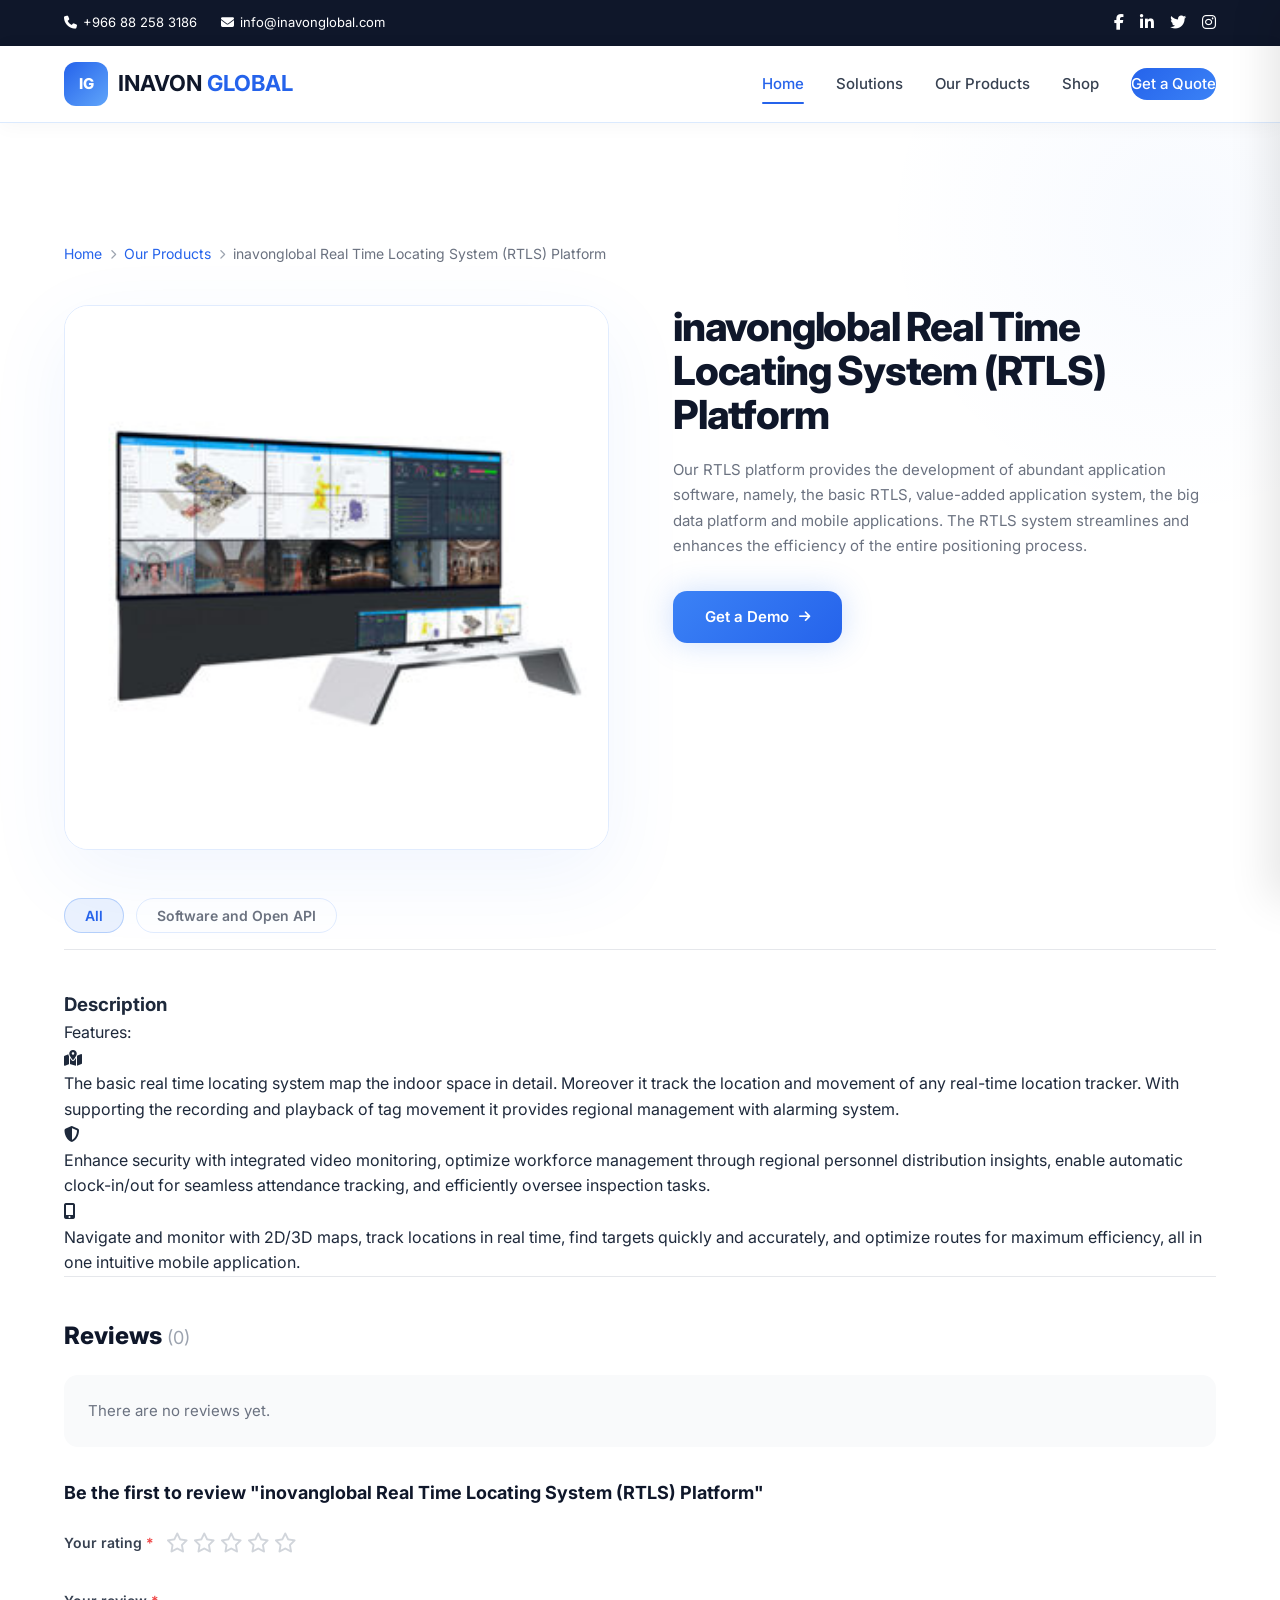
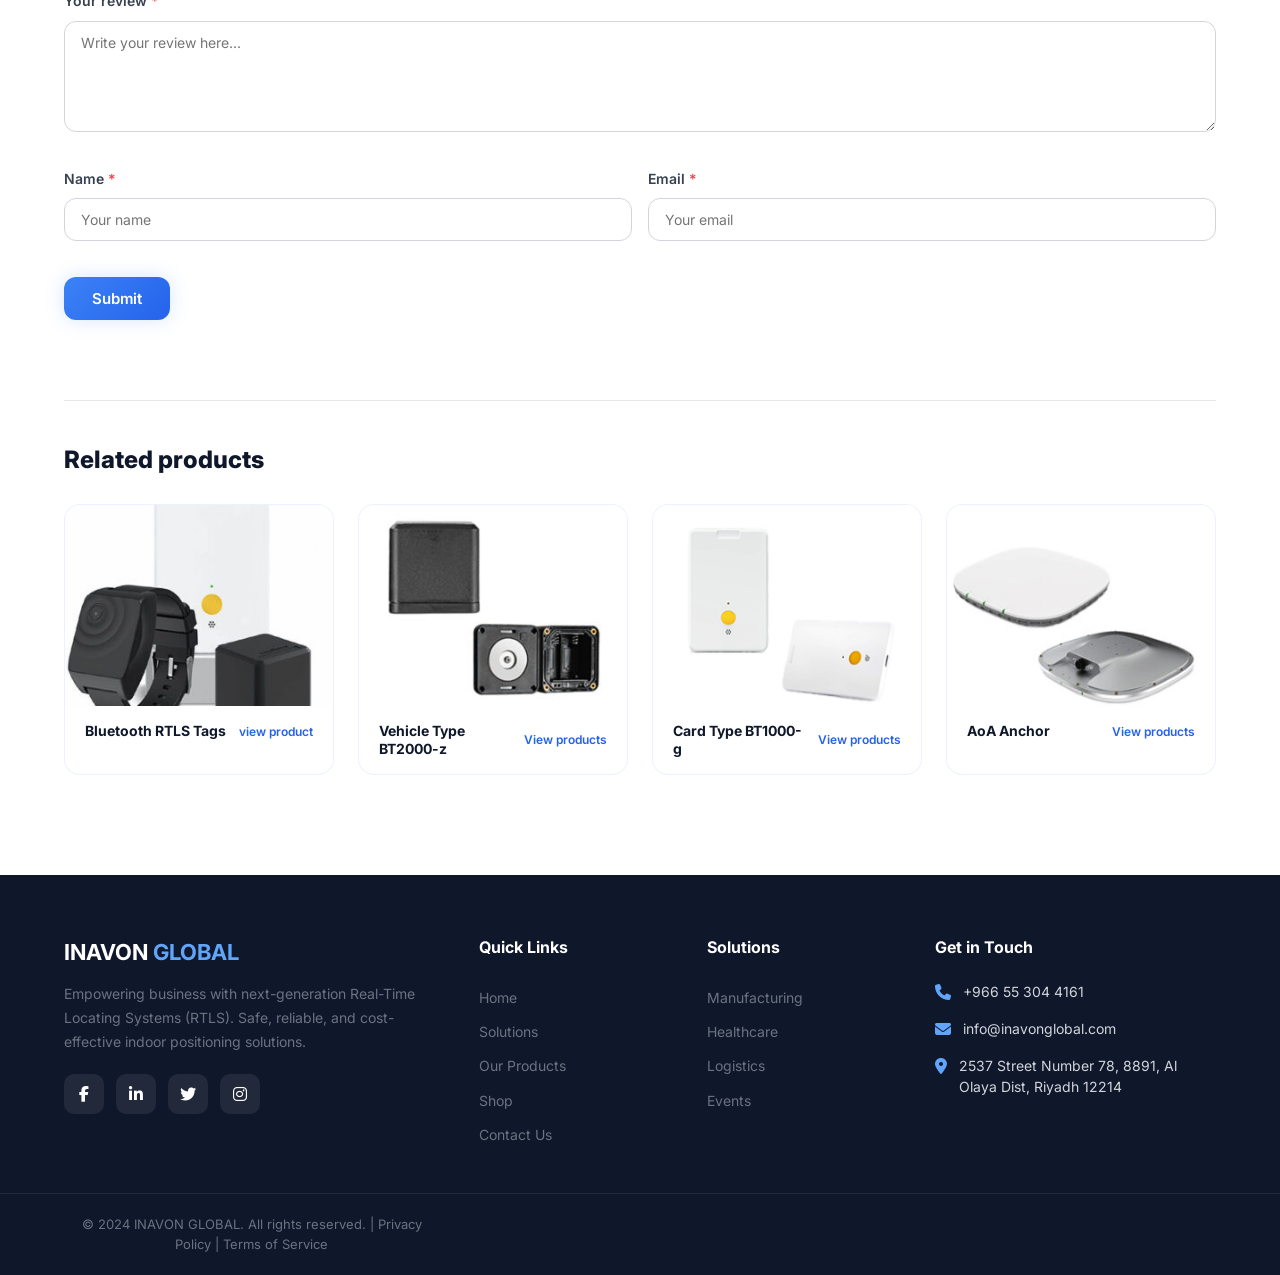
<file: rtls-platform.html>
<!DOCTYPE html>
<html lang="en">
<head>
    <!-- ===== META TAGS ===== -->
    <meta charset="UTF-8">
    <meta name="viewport" content="width=device-width, initial-scale=1.0">
    <meta http-equiv="X-UA-Compatible" content="IE=edge">
    <title>INAVON GLOBAL — Empowering Business with Next-Gen RTLS Solutions</title>
    <meta name="description" content="INAVON GLOBAL provides next-generation Real-Time Locating Systems (RTLS) using Bluetooth Angle of Arrival technology with 0.1m indoor positioning accuracy for Manufacturing, Healthcare, Logistics and Events industries.">
    <meta name="keywords" content="RTLS, Real-Time Locating System, Indoor Positioning, Bluetooth AoA, Angle of Arrival, Asset Tracking, INAVON GLOBAL, Manufacturing RTLS, Healthcare RTLS, Logistics RTLS, IoT, Bluetooth Tags">
    <meta name="author" content="INAVON GLOBAL">
    <meta name="robots" content="index, follow">
    <meta name="language" content="English">
    <meta name="revisit-after" content="7 days">

    <!-- Open Graph / Facebook -->
    <meta property="og:type" content="website">
    <meta property="og:url" content="https://inavonglobal.com/">
    <meta property="og:title" content="INAVON GLOBAL — Next-Gen RTLS Solutions">
    <meta property="og:description" content="Empowering Business with Next Generation Real-Time Locating Systems (RTLS). Indoor positioning accuracy up to 0.1m using Bluetooth AoA technology.">
    <meta property="og:image" content="https://inavonglobal.com/og-image.jpg">
    <meta property="og:site_name" content="INAVON GLOBAL">

    <!-- Twitter -->
    <meta name="twitter:card" content="summary_large_image">
    <meta name="twitter:url" content="https://inavonglobal.com/">
    <meta name="twitter:title" content="INAVON GLOBAL — Next-Gen RTLS Solutions">
    <meta name="twitter:description" content="Empowering Business with Next Generation Real-Time Locating Systems (RTLS). Indoor positioning accuracy up to 0.1m.">
    <meta name="twitter:image" content="https://inavonglobal.com/og-image.jpg">

    <!-- Canonical -->
    <link rel="canonical" href="https://inavonglobal.com/">

    <!-- Favicon -->
    <link rel="icon" type="image/svg+xml" href="data:image/svg+xml,<svg xmlns='http://www.w3.org/2000/svg' viewBox='0 0 100 100'><rect width='100' height='100' rx='20' fill='%239333EA'/><text x='50' y='68' font-size='50' font-family='Arial' font-weight='bold' fill='white' text-anchor='middle'>IG</text></svg>">

    <!-- Fonts -->
    <link href="https://fonts.googleapis.com/css2?family=Inter:wght@300;400;500;600;700;800&display=swap" rel="stylesheet">
    <!-- Icons -->
    <link rel="stylesheet" href="https://cdnjs.cloudflare.com/ajax/libs/font-awesome/6.5.0/css/all.min.css">
     <link rel="stylesheet" href="style.css">
   
</head>
<body>

    <!-- ===== TOP BAR ===== -->
    <div class="top-bar">
        <div class="container">
            <div class="top-l">
                <a href="tel:+966882583186"><i class="fas fa-phone"></i> +966 88 258 3186</a>
                <a href="mailto:info@inavonglobal.com"><i class="fas fa-envelope"></i> info@inavonglobal.com</a>
            </div>
            <div class="top-r">
                <a href="#"><i class="fab fa-facebook-f"></i></a>
                <a href="#"><i class="fab fa-linkedin-in"></i></a>
                <a href="#"><i class="fab fa-twitter"></i></a>
                <a href="#"><i class="fab fa-instagram"></i></a>
            </div>
        </div>
    </div>

   <!-- ===== NAVBAR ===== -->
<nav class="navbar">
    <div class="container">
        <!-- Logo ko <a> tag se wrap kiya hai -->
        <a href="index.html" class="logo">
            <div class="logo-ic">IG</div>
            <div class="logo-t">INAVON <span>GLOBAL</span></div>
        </a>
        
        <div class="nav-links" id="navLinks">
            <a href="index.html" class="active">Home</a>
            <a href="solution.html">Solutions</a>
            <a href="products.html">Our Products</a>
            <a href="shop.html">Shop</a>
            <!-- Agar contact alag page hai toh href="contact.html" likhein -->
            <a href="#contact" class="btn-p btn-sm nav-cta">Get a Quote</a>
        </div>
        
        <button class="hamburger" id="hamburger" onclick="toggleMenu()">
            <span></span><span></span><span></span>
        </button>
    </div>
</nav>

<!-- ===== MOBILE MENU ===== -->
<div class="mob-overlay" id="mobOverlay" onclick="toggleMenu()"></div>
<div class="mob-menu" id="mobMenu">
    <div class="mob-close" onclick="toggleMenu()"><i class="fas fa-times"></i></div>
    
    <!-- Mobile menu mein bhi same file links diye hain -->
    <a href="index.html" onclick="toggleMenu()">Home</a>
    <a href="solution.html" onclick="toggleMenu()">Solutions</a>
    <a href="products.html" onclick="toggleMenu()">Our Products</a>
    <a href="shop.html" onclick="toggleMenu()">Shop</a>
    <a href="#contact" onclick="toggleMenu()">Contact</a>
    
    <div class="mob-cta">
        <a href="#contact" class="btn-p" onclick="toggleMenu()" style="width:100%;justify-content:center;">Get a Quote</a>
    </div>
</div>

    <!-- RTLS PLATFORM DETAIL PAGE -->
    <section class="prod-detail">
        <div class="container">

            <!-- Breadcrumb -->
            <div class="breadcrumb anim">
                <a href="index.html">Home</a>
                <i class="fas fa-chevron-right"></i>
                <a href="products.html">Our Products</a>
                <i class="fas fa-chevron-right"></i>
                <span>inavonglobal Real Time Locating System (RTLS) Platform</span>
            </div>

            <!-- Product Main -->
            <div class="prod-detail-main anim">
                <div class="prod-detail-left">
                    <img src="images/RTLS-system-300x300.jpg" alt="TEFCO Real Time Locating System (RTLS) Platform">
                </div>
                <div class="prod-detail-right">
                    <h1>inavonglobal Real Time Locating System (RTLS) Platform</h1>
                    <p class="prod-detail-desc">Our RTLS platform provides the development of abundant application software, namely, the basic RTLS, value-added application system, the big data platform and mobile applications. The RTLS system streamlines and enhances the efficiency of the entire positioning process.</p>
                    <a href="#" class="btn-demo">Get a Demo <i class="fas fa-arrow-right"></i></a>
                </div>
            </div>

            <!-- Tabs -->
            <div class="prod-tabs anim">
                <button class="tab-btn active">All</button>
                <button class="tab-btn">Software and Open API</button>
            </div>

            <!-- Description Tab -->
            <div class="desc-tab-content anim">
                <h3>Description</h3>
                <p>Features:</p>
                <div class="desc-features">
                    <div class="desc-feat">
                        <div class="desc-feat-icon"><i class="fas fa-map-marked-alt"></i></div>
                        <p>The basic real time locating system map the indoor space in detail. Moreover it track the location and movement of any real-time location tracker. With supporting the recording and playback of tag movement it provides regional management with alarming system.</p>
                    </div>
                    <div class="desc-feat">
                        <div class="desc-feat-icon"><i class="fas fa-shield-alt"></i></div>
                        <p>Enhance security with integrated video monitoring, optimize workforce management through regional personnel distribution insights, enable automatic clock-in/out for seamless attendance tracking, and efficiently oversee inspection tasks.</p>
                    </div>
                    <div class="desc-feat">
                        <div class="desc-feat-icon"><i class="fas fa-mobile-alt"></i></div>
                        <p>Navigate and monitor with 2D/3D maps, track locations in real time, find targets quickly and accurately, and optimize routes for maximum efficiency, all in one intuitive mobile application.</p>
                    </div>
                </div>
            </div>

            <!-- Reviews -->
            <div class="reviews-sec anim">
                <div class="reviews-header">
                    <h3>Reviews <span class="rev-count">(0)</span></h3>
                </div>
                <div class="reviews-empty">
                    <p>There are no reviews yet.</p>
                </div>
                <div class="review-form-wrap">
                    <h4>Be the first to review "inovanglobal Real Time Locating System (RTLS) Platform"</h4>
                    <form class="review-form" onsubmit="return false;">
                        <div class="form-row rating-row">
                            <label>Your rating <span class="required">*</span></label>
                            <div class="star-rating" id="starRating">
                                <i class="far fa-star" data-star="1"></i>
                                <i class="far fa-star" data-star="2"></i>
                                <i class="far fa-star" data-star="3"></i>
                                <i class="far fa-star" data-star="4"></i>
                                <i class="far fa-star" data-star="5"></i>
                            </div>
                        </div>
                        <div class="form-row">
                            <label>Your review <span class="required">*</span></label>
                            <textarea rows="5" placeholder="Write your review here..."></textarea>
                        </div>
                        <div class="form-row form-row-2">
                            <div class="form-col">
                                <label>Name <span class="required">*</span></label>
                                <input type="text" placeholder="Your name">
                            </div>
                            <div class="form-col">
                                <label>Email <span class="required">*</span></label>
                                <input type="email" placeholder="Your email">
                            </div>
                        </div>
                        <button type="submit" class="btn-submit">Submit</button>
                    </form>
                </div>
            </div>

            <!-- Related Products -->
            <div class="related-sec anim">
                <h3>Related products</h3>
                <div class="related-grid">
                    <div class="related-card" onclick="window.location.href='rtls-api.html'">
                        <div class="related-img">
                            <img src="images/blutooth.jpg" alt=" ">
                        </div>
                        <div class="related-body">
                            <h4> Bluetooth RTLS Tags</h4>
                            <a href="rtls-api.html" class="related-link">view product</a>
                        </div>
                    </div>
                    <div class="related-card" onclick="window.location.href='vehicle.html'">
                        <div class="related-img">
                            <img src="images/Vehicle-Type-BT2000-z-300x300.jpg" alt="Waterproof Type BA3000-w">
                        </div>
                        <div class="related-body">
                            <h4>Vehicle Type BT2000-z</h4>
                            <a href="vehicle.html" class="related-link">View products</a>
                        </div>
                    </div>
                    <div class="related-card" onclick="window.location.href='aoa-anchor.html'">
                        <div class="related-img">
                            <img src="images/Card-Type-BT1000-g-1 (1).jpg" alt="Classic Type BA3000-t">
                        </div>
                        <div class="related-body">
                            <h4>Card Type BT1000-g</h4>
                            <a href="card type.html" class="related-link">View products</a>
                        </div>
                    </div>
                    <div class="related-card" onclick="window.location.href='aoa-anchor.html'">
                        <div class="related-img">
                            <img src="images/aoa anchar.jpg" alt="AoA Anchor">
                        </div>
                        <div class="related-body">
                            <h4>AoA Anchor</h4>
                            <a href="aoa-anchor.html" class="related-link">View products</a>
                        </div>
                    </div>
                </div>
            </div>

        </div>
    </section>
























    <script>
        // Scroll animation
        const observer = new IntersectionObserver((entries) => {
            entries.forEach(entry => {
                if (entry.isIntersecting) entry.target.classList.add('visible');
            });
        }, { threshold: 0.1 });

        document.querySelectorAll('.anim').forEach(el => observer.observe(el));

        // Star rating
        const starRating = document.getElementById('starRating');
        if (starRating) {
            const stars = starRating.querySelectorAll('i');
            stars.forEach(star => {
                star.addEventListener('click', function () {
                    const rating = this.getAttribute('data-star');
                    stars.forEach(s => {
                        if (parseInt(s.getAttribute('data-star')) <= parseInt(rating)) {
                            s.classList.remove('far');
                            s.classList.add('fas', 'active');
                        } else {
                            s.classList.remove('fas', 'active');
                            s.classList.add('far');
                        }
                    });
                });
            });
        }

        // Tabs
        document.querySelectorAll('.tab-btn').forEach(btn => {
            btn.addEventListener('click', function () {
                document.querySelectorAll('.tab-btn').forEach(b => b.classList.remove('active'));
                this.classList.add('active');
            });
        });
    </script>























    <!-- ===== FOOTER (Global) ===== -->
    <footer class="footer">
        <div class="container">
            <div class="foot-brand">
                <div class="logo-t" style="margin-bottom:12px;">INAVON <span>GLOBAL</span></div>
                <p>Empowering business with next-generation Real-Time Locating Systems (RTLS). Safe, reliable, and cost-effective indoor positioning solutions.</p>
                <div class="foot-social">
                    <a href="#"><i class="fab fa-facebook-f"></i></a>
                    <a href="#"><i class="fab fa-linkedin-in"></i></a>
                    <a href="#"><i class="fab fa-twitter"></i></a>
                    <a href="#"><i class="fab fa-instagram"></i></a>
                </div>
            </div>
            <div class="foot-col">
                <h4>Quick Links</h4>
                <a href="#" onclick="showPage('home')">Home</a>
                <a href="#" onclick="showPage('solutions')">Solutions</a>
                <a href="#" onclick="showPage('products')">Our Products</a>
                <a href="#" onclick="showPage('shop')">Shop</a>
                <a href="#" onclick="scrollToContact()">Contact Us</a>
            </div>
            <div class="foot-col">
                <h4>Solutions</h4>
                <a href="#" onclick="showPage('solutions')">Manufacturing</a>
                <a href="#" onclick="showPage('solutions')">Healthcare</a>
                <a href="#" onclick="showPage('solutions')">Logistics</a>
                <a href="#" onclick="showPage('solutions')">Events</a>
            </div>
            <div class="foot-col foot-contact">
                <h4>Get in Touch</h4>
                <div class="fc-item"><i class="fas fa-phone"></i><span>+966 55 304 4161</span></div>
                <div class="fc-item"><i class="fas fa-envelope"></i><span>info@inavonglobal.com</span></div>
                <div class="fc-item"><i class="fas fa-map-marker-alt"></i><span>2537 Street Number 78, 8891, Al Olaya Dist, Riyadh 12214</span></div>
            </div>
        </div>
        <div class="foot-bottom">
            <div class="container">
                &copy; 2024 INAVON GLOBAL. All rights reserved. | Privacy Policy | Terms of Service
            </div>
        </div>
    </footer>

    <!-- SCROLL TO TOP -->
    <button class="scroll-top" id="scrollTop" onclick="window.scrollTo({top:0,behavior:'smooth'})">
        <i class="fas fa-chevron-up"></i>
    </button>

    <!-- ===== JAVASCRIPT ===== -->
    <script>
        // ===== PAGE NAVIGATION =====
        function showPage(page) {
            // Hide all pages
            document.querySelectorAll('.page').forEach(p => p.classList.remove('active'));
            // Show selected page
            document.getElementById('page-' + page).classList.add('active');
            // Update nav active state
            document.querySelectorAll('.nav-links a[data-page], .mob-menu a[data-page]').forEach(a => {
                a.classList.remove('active');
                if (a.getAttribute('data-page') === page) a.classList.add('active');
            });
            // Scroll to top
            window.scrollTo({ top: 0, behavior: 'smooth' });
            // Re-trigger animations
            setTimeout(initAnimations, 100);
        }

        // ===== SCROLL TO CONTACT =====
        function scrollToContact() {
            showPage('home');
            setTimeout(() => {
                document.getElementById('contact').scrollIntoView({ behavior: 'smooth' });
            }, 200);
        }

        // ===== MOBILE MENU =====
        function toggleMenu() {
            const menu = document.getElementById('mobMenu');
            const overlay = document.getElementById('mobOverlay');
            const hamburger = document.getElementById('hamburger');
            menu.classList.toggle('open');
            overlay.classList.toggle('open');
            hamburger.classList.toggle('active');
            document.body.style.overflow = menu.classList.contains('open') ? 'hidden' : '';
        }

        // ===== FORM SUBMIT =====
        function handleSubmit(e) {
            e.preventDefault();
            const msg = document.getElementById('formMsg');
            msg.style.display = 'block';
            e.target.reset();
            setTimeout(() => { msg.style.display = 'none'; }, 5000);
        }

        // ===== SHOP FILTER =====
        function filterShop(cat, btn) {
            // Update active button
            document.querySelectorAll('.shop-filter').forEach(f => f.classList.remove('active'));
            btn.classList.add('active');
            // Filter cards
            document.querySelectorAll('.shop-card').forEach(card => {
                if (cat === 'all' || card.getAttribute('data-cat') === cat) {
                    card.style.display = 'block';
                } else {
                    card.style.display = 'none';
                }
            });
        }

        // ===== SCROLL TO TOP BUTTON =====
        window.addEventListener('scroll', () => {
            const btn = document.getElementById('scrollTop');
            if (window.scrollY > 500) {
                btn.classList.add('visible');
            } else {
                btn.classList.remove('visible');
            }
        });

        // ===== SCROLL ANIMATIONS =====
        function initAnimations() {
            const observer = new IntersectionObserver((entries) => {
                entries.forEach(entry => {
                    if (entry.isIntersecting) {
                        entry.target.classList.add('visible');
                    }
                });
            }, { threshold: 0.1, rootMargin: '0px 0px -50px 0px' });

            document.querySelectorAll('.anim').forEach(el => {
                el.classList.remove('visible');
                observer.observe(el);
            });
        }

        // ===== NAVBAR SCROLL EFFECT =====
        let lastScroll = 0;
        window.addEventListener('scroll', () => {
            const navbar = document.querySelector('.navbar');
            const currentScroll = window.scrollY;
            if (currentScroll > 100) {
                navbar.style.boxShadow = '0 4px 30px rgba(0,0,0,0.08)';
            } else {
                navbar.style.boxShadow = '0 2px 20px rgba(0,0,0,0.04)';
            }
            lastScroll = currentScroll;
        });

        // ===== INIT =====
        document.addEventListener('DOMContentLoaded', () => {
            initAnimations();
        });
    </script>
</body>
</html>
</file>
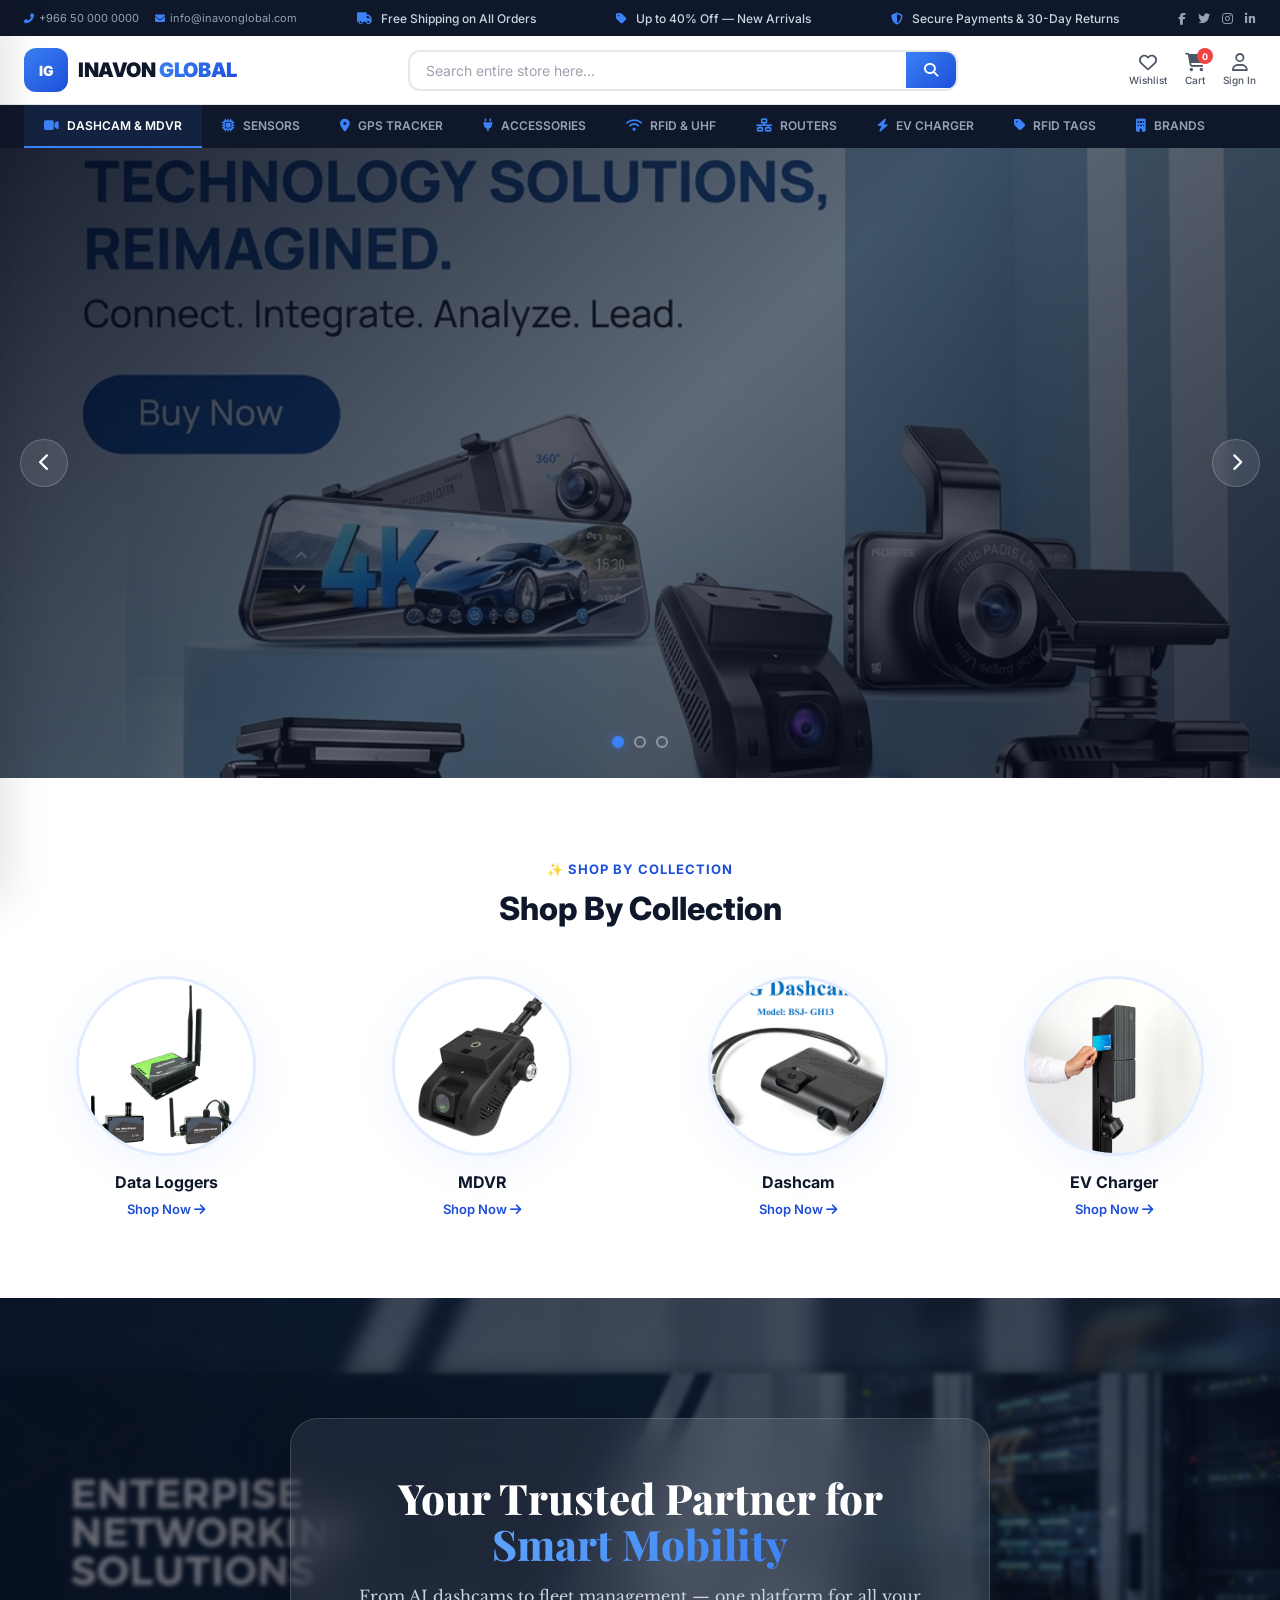
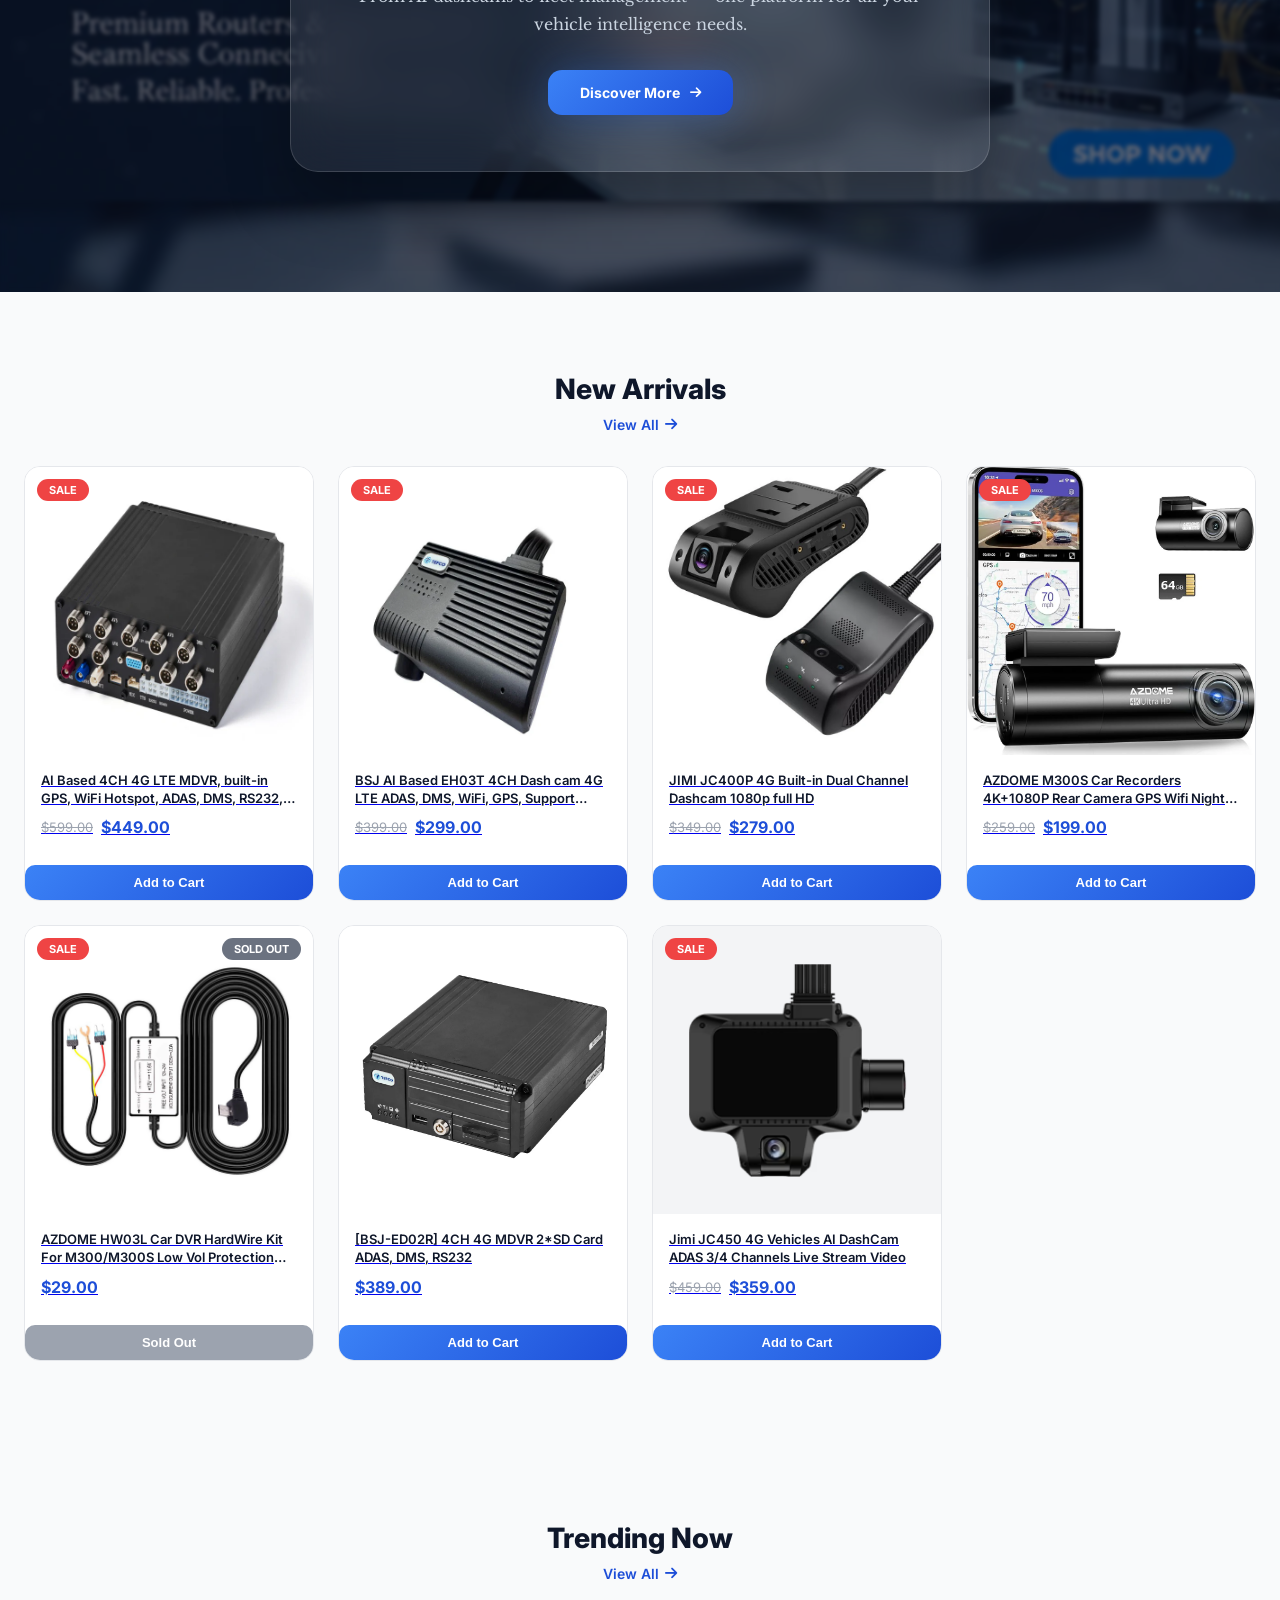
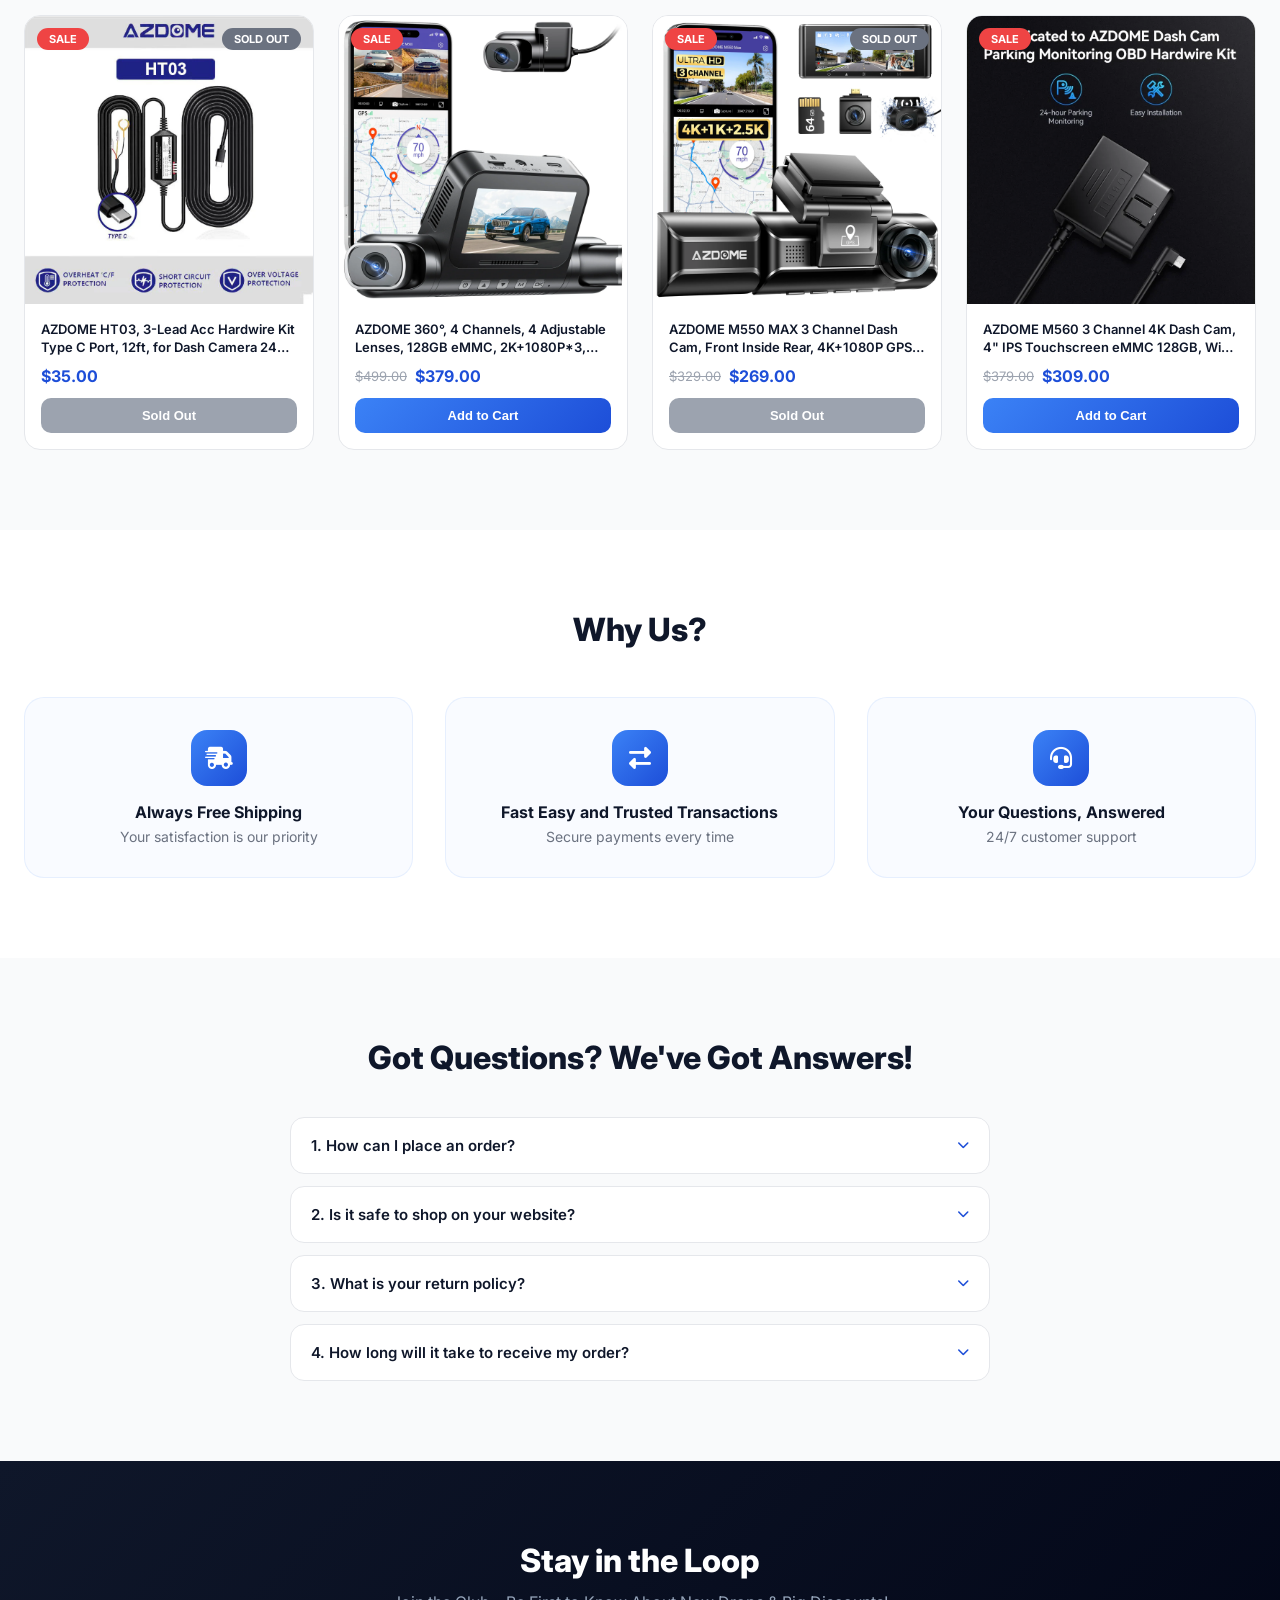
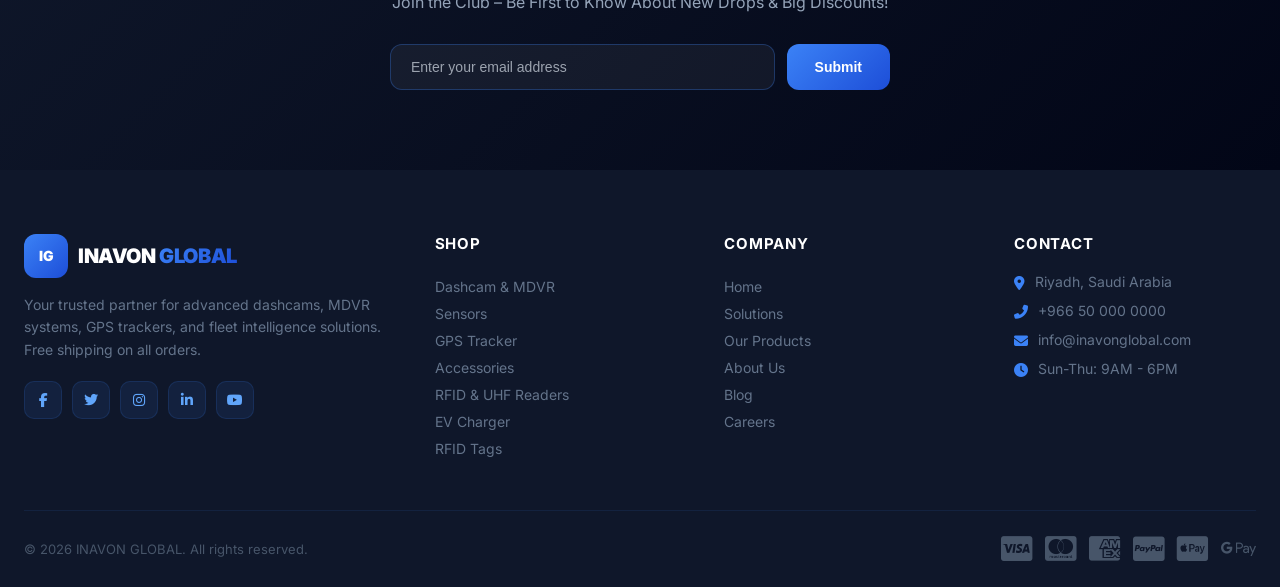
<file: shop.html>
<!DOCTYPE html>
<html lang="en">
<head>
    <meta charset="UTF-8">
    <meta name="viewport" content="width=device-width, initial-scale=1.0">
    <title>INAVON GLOBAL Shop — Advanced Dashcams, MDVR & Fleet Intelligence Solutions</title>
    <meta name="description" content="Shop premium dashcams, MDVR systems, GPS trackers, EV chargers, RFID readers and fleet management accessories at INAVON GLOBAL. Free shipping on all orders.">
    <meta name="keywords" content="dashcam, MDVR, GPS tracker, EV charger, RFID, fleet management, vehicle monitoring, INAVON GLOBAL, car camera, dash camera">
    <meta name="author" content="INAVON GLOBAL">
    <meta name="robots" content="index, follow">
    <meta property="og:type" content="website">
    <meta property="og:url" content="https://shop.inavonglobal.com/">
    <meta property="og:title" content="INAVON GLOBAL Shop — Advanced Dashcams, MDVR & Fleet Intelligence Solutions">
    <meta property="og:description" content="Shop premium dashcams, MDVR systems, GPS trackers, EV chargers and fleet management accessories.">
    <meta property="og:image" content="https://shop.inavonglobal.com/images/og-banner.jpg">
    <meta property="og:site_name" content="INAVON GLOBAL Shop">
    <meta name="twitter:card" content="summary_large_image">
    <link rel="canonical" href="https://shop.inavonglobal.com/">
    <link rel="icon" type="image/png" sizes="32x32" href="images/favicon.png">
    <link href="https://fonts.googleapis.com/css2?family=Inter:wght@300;400;500;600;700;800;900&family=Playfair+Display:wght@400;500;600;700;800;900&family=Libre+Baskerville:wght@400;700&display=swap" rel="stylesheet">
    <link rel="stylesheet" href="https://cdnjs.cloudflare.com/ajax/libs/font-awesome/6.5.0/css/all.min.css">

    <style>
        *, *::before, *::after { margin: 0; padding: 0; box-sizing: border-box; }
        body { font-family: 'Inter', sans-serif; background: #ffffff; color: #0f172a; overflow-x: hidden; }
        .container { max-width: 1400px; margin: 0 auto; padding: 0 24px; }

        /* ── Scrolling Headlines Top Bar ── */
        .top-bar { background: #0f172a; overflow: hidden; position: relative; height: 36px; }
        .top-bar .container { display: flex; align-items: center; height: 100%; position: relative; }
        .top-left-contact { display: flex; align-items: center; gap: 16px; z-index: 2; flex-shrink: 0; padding-right: 20px; background: #0f172a; }
        .top-left-contact span { color: #94a3b8; font-size: 11px; display: flex; align-items: center; gap: 5px; white-space: nowrap; }
        .top-left-contact span i { color: #3b82f6; font-size: 10px; }
        .top-right-social { display: flex; align-items: center; gap: 12px; z-index: 2; flex-shrink: 0; padding-left: 20px; background: #0f172a; }
        .top-right-social a { color: #94a3b8; font-size: 12px; transition: color 0.3s; }
        .top-right-social a:hover { color: #3b82f6; }
        .top-marquee { flex: 1; overflow: hidden; position: relative; }
        .top-marquee::before, .top-marquee::after { content: ''; position: absolute; top: 0; bottom: 0; width: 40px; z-index: 1; }
        .top-marquee::before { left: 0; background: linear-gradient(90deg, #0f172a, transparent); }
        .top-marquee::after { right: 0; background: linear-gradient(-90deg, #0f172a, transparent); }
        .marquee-track { display: flex; animation: marquee 30s linear infinite; white-space: nowrap; }
        .marquee-track span { color: #cbd5e1; font-size: 12px; font-weight: 500; padding: 0 40px; }
        .marquee-track span i { color: #3b82f6; margin-right: 6px; }
        @keyframes marquee { 0% { transform: translateX(0); } 100% { transform: translateX(-50%); } }

        /* ── Header ── */
        .shop-header { background: #ffffff; border-bottom: 1px solid #e5e7eb; position: sticky; top: 0; z-index: 999; }
        .header-main { display: flex; align-items: center; justify-content: space-between; padding: 12px 0; gap: 20px; }

        .header-left { display: flex; align-items: center; gap: 14px; flex-shrink: 0; }
        .shop-logo { display: flex; align-items: center; gap: 10px; text-decoration: none; flex-shrink: 0; }
        .logo-mark { width: 44px; height: 44px; border-radius: 12px; background: linear-gradient(135deg, #3b82f6, #1d4ed8); display: flex; align-items: center; justify-content: center; color: #fff; font-size: 14px; font-weight: 900; }
        .logo-name { font-size: 20px; font-weight: 900; color: #0f172a; letter-spacing: -0.02em; }
        .logo-name span { background: linear-gradient(135deg, #3b82f6, #1d4ed8); -webkit-background-clip: text; -webkit-text-fill-color: transparent; }

        .header-search { flex: 1; max-width: 550px; display: flex; align-items: center; border: 2px solid #e5e7eb; border-radius: 12px; overflow: hidden; transition: border-color 0.3s; }
        .header-search:focus-within { border-color: #3b82f6; }
        .header-search input { flex: 1; padding: 10px 16px; border: none; outline: none; font-size: 14px; font-family: 'Inter', sans-serif; color: #0f172a; background: transparent; }
        .header-search input::placeholder { color: #9ca3af; }
        .search-btn { padding: 10px 18px; background: linear-gradient(135deg, #3b82f6, #1d4ed8); color: #fff; border: none; cursor: pointer; font-size: 14px; transition: opacity 0.3s; }
        .search-btn:hover { opacity: 0.9; }

        .header-actions { display: flex; align-items: center; gap: 18px; flex-shrink: 0; }
        .header-act { display: flex; flex-direction: column; align-items: center; gap: 2px; text-decoration: none; color: #4b5563; font-size: 10px; font-weight: 500; transition: color 0.3s; position: relative; }
        .header-act i { font-size: 18px; }
        .header-act:hover { color: #1d4ed8; }
        .cart-count { position: absolute; top: -6px; right: -8px; background: #ef4444; color: #fff; font-size: 9px; font-weight: 700; width: 16px; height: 16px; border-radius: 50%; display: flex; align-items: center; justify-content: center; transition: transform 0.3s; }

        .hamburger { display: none; flex-direction: column; gap: 5px; background: none; border: none; cursor: pointer; padding: 4px; }
        .hamburger span { width: 22px; height: 2px; background: #0f172a; border-radius: 2px; transition: all 0.3s; }
        .hamburger.active span:nth-child(1) { transform: rotate(45deg) translate(5px, 5px); }
        .hamburger.active span:nth-child(2) { opacity: 0; }
        .hamburger.active span:nth-child(3) { transform: rotate(-45deg) translate(5px, -5px); }

        /* ── Mobile Menu ── */
        .mob-overlay { position: fixed; inset: 0; background: rgba(0,0,0,0.5); z-index: 998; opacity: 0; visibility: hidden; transition: all 0.3s; }
        .mob-overlay.active { opacity: 1; visibility: visible; }
        .mob-menu { position: fixed; top: 0; left: -320px; width: 320px; height: 100vh; background: #ffffff; z-index: 999; transition: left 0.4s ease; overflow-y: auto; padding: 24px; box-shadow: 10px 0 40px rgba(0,0,0,0.1); }
        .mob-menu.active { left: 0; }
        .mob-close { display: flex; align-items: center; justify-content: flex-end; margin-bottom: 24px; }
        .mob-close button { background: none; border: none; font-size: 24px; color: #0f172a; cursor: pointer; }

        .mob-user-section { background: linear-gradient(135deg, rgba(59,130,246,0.08), rgba(29,78,216,0.04)); border-radius: 16px; padding: 20px; margin-bottom: 20px; border: 1px solid rgba(59,130,246,0.12); }
        .mob-user-avatar { width: 50px; height: 50px; border-radius: 50%; background: linear-gradient(135deg, #3b82f6, #1d4ed8); display: flex; align-items: center; justify-content: center; color: #fff; font-size: 20px; margin-bottom: 12px; }
        .mob-user-section h4 { font-size: 16px; font-weight: 700; color: #0f172a; margin-bottom: 4px; }
        .mob-user-section p { font-size: 12px; color: #6b7280; margin-bottom: 14px; }
        .mob-user-actions { display: flex; gap: 10px; }
        .mob-user-actions a { flex: 1; text-align: center; padding: 10px 0; border-radius: 10px; font-size: 12px; font-weight: 600; text-decoration: none; transition: all 0.3s; }
        .mob-user-actions .mob-signin-btn { background: linear-gradient(135deg, #3b82f6, #1d4ed8); color: #fff; }
        .mob-user-actions .mob-signin-btn:hover { opacity: 0.9; }
        .mob-user-actions .mob-register-btn { background: transparent; color: #1d4ed8; border: 1.5px solid #3b82f6; }
        .mob-user-actions .mob-register-btn:hover { background: rgba(59,130,246,0.06); }

        .mob-quick-actions { display: flex; gap: 8px; margin-bottom: 20px; }
        .mob-quick-actions a { flex: 1; display: flex; flex-direction: column; align-items: center; gap: 6px; padding: 14px 8px; background: #f9fafb; border-radius: 12px; text-decoration: none; color: #0f172a; border: 1px solid #e5e7eb; transition: all 0.3s; }
        .mob-quick-actions a:hover { border-color: rgba(59,130,246,0.3); background: rgba(59,130,246,0.04); }
        .mob-quick-actions a i { font-size: 18px; color: #1d4ed8; }
        .mob-quick-actions a span { font-size: 11px; font-weight: 600; }

        .mob-menu .mob-nav-links a { display: flex; align-items: center; gap: 12px; padding: 14px 0; border-bottom: 1px solid #f3f4f6; font-size: 15px; font-weight: 600; color: #0f172a; text-decoration: none; transition: color 0.3s; }
        .mob-menu .mob-nav-links a:hover { color: #1d4ed8; }
        .mob-menu .mob-nav-links a i { width: 20px; text-align: center; color: #3b82f6; font-size: 14px; }

        .mob-menu .mob-search { margin-top: 20px; }
        .mob-menu .mob-search input { width: 100%; padding: 12px 16px; border: 2px solid #e5e7eb; border-radius: 12px; font-size: 14px; outline: none; font-family: 'Inter', sans-serif; }
        .mob-menu .mob-search input:focus { border-color: #3b82f6; }

        /* ── Search Overlay ── */
        .search-overlay { position: fixed; inset: 0; background: rgba(2,6,23,0.92); backdrop-filter: blur(20px); z-index: 10000; display: flex; align-items: flex-start; justify-content: center; padding-top: 15vh; opacity: 0; visibility: hidden; transition: all 0.4s; }
        .search-overlay.active { opacity: 1; visibility: visible; }
        .search-overlay-inner { width: 100%; max-width: 700px; padding: 0 24px; }
        .search-overlay-close { display: flex; justify-content: flex-end; margin-bottom: 24px; }
        .search-overlay-close button { background: none; border: none; color: #fff; font-size: 28px; cursor: pointer; transition: transform 0.3s; }
        .search-overlay-close button:hover { transform: rotate(90deg); }
        .search-overlay-input { display: flex; border-bottom: 3px solid rgba(59,130,246,0.5); padding-bottom: 12px; }
        .search-overlay-input input { flex: 1; background: transparent; border: none; outline: none; font-size: 32px; font-weight: 300; color: #ffffff; font-family: 'Inter', sans-serif; }
        .search-overlay-input input::placeholder { color: #6b7280; }
        .search-overlay-input button { background: none; border: none; color: #3b82f6; font-size: 28px; cursor: pointer; }
        .search-overlay-tags { margin-top: 32px; }
        .search-overlay-tags p { font-size: 13px; color: #6b7280; margin-bottom: 12px; }
        .search-overlay-tags .tags-wrap { display: flex; flex-wrap: wrap; gap: 8px; }
        .search-overlay-tags .tag { padding: 8px 16px; border-radius: 100px; border: 1px solid rgba(59,130,246,0.3); color: #60a5fa; font-size: 13px; text-decoration: none; transition: all 0.3s; cursor: pointer; }
        .search-overlay-tags .tag:hover { background: rgba(59,130,246,0.15); border-color: #3b82f6; }

        /* ── Category Nav ── */
        .cat-nav { background: #0f172a; }
        .cat-nav .container { display: flex; align-items: center; overflow-x: auto; scrollbar-width: none; }
        .cat-nav .container::-webkit-scrollbar { display: none; }
        .cat-link { display: flex; align-items: center; gap: 8px; padding: 13px 20px; color: #94a3b8; text-decoration: none; font-size: 12px; font-weight: 600; white-space: nowrap; transition: all 0.3s; border-bottom: 2px solid transparent; }
        .cat-link i { font-size: 13px; color: #3b82f6; }
        .cat-link:hover, .cat-link.active { color: #ffffff; background: rgba(59,130,246,0.1); border-bottom-color: #3b82f6; }

        /* ── Hero Carousel ── */
        .hero-carousel { position: relative; width: 100%; min-height: 70vh; overflow: hidden; }
        .hero-slides { display: flex; transition: transform 0.7s cubic-bezier(0.4,0,0.2,1); }
        .hero-slide { min-width: 100%; position: relative; min-height: 70vh; display: flex; align-items: center; }
        .hero-slide-bg { position: absolute; inset: 0; }
        .hero-slide-bg img { width: 100%; height: 100%; object-fit: cover; }
        .hero-slide-overlay { position: absolute; inset: 0; background: linear-gradient(135deg, rgba(2,6,23,0.88) 0%, rgba(15,23,42,0.6) 50%, rgba(2,6,23,0.82) 100%); }
        .hero-slide-content { position: relative; z-index: 2; padding: 80px 0; max-width: 700px; }
        .hero-slide-content h1 { font-family: 'Playfair Display', serif; font-size: 60px; font-weight: 800; line-height: 1.05; color: #ffffff; margin-bottom: 20px; }
        .hero-slide-content h1 span { background: linear-gradient(135deg, #60a5fa, #3b82f6); -webkit-background-clip: text; -webkit-text-fill-color: transparent; }
        .hero-slide-sub { font-family: 'Libre Baskerville', serif; font-size: 17px; color: #cbd5e1; line-height: 1.6; margin-bottom: 36px; }
        .hero-dots { position: absolute; bottom: 30px; left: 50%; transform: translateX(-50%); display: flex; gap: 10px; z-index: 5; }
        .hero-dot { width: 12px; height: 12px; border-radius: 50%; border: 2px solid rgba(255,255,255,0.4); background: transparent; cursor: pointer; transition: all 0.3s; }
        .hero-dot.active { background: #3b82f6; border-color: #3b82f6; box-shadow: 0 0 12px rgba(59,130,246,0.5); }
        .hero-arrows { position: absolute; top: 50%; transform: translateY(-50%); width: 100%; display: flex; justify-content: space-between; padding: 0 20px; z-index: 5; pointer-events: none; }
        .hero-arrow { width: 48px; height: 48px; border-radius: 50%; background: rgba(255,255,255,0.1); backdrop-filter: blur(10px); border: 1px solid rgba(255,255,255,0.2); color: #fff; font-size: 18px; cursor: pointer; display: flex; align-items: center; justify-content: center; transition: all 0.3s; pointer-events: all; }
        .hero-arrow:hover { background: rgba(59,130,246,0.4); border-color: #3b82f6; }

        .shop-now-btn { display: inline-flex; align-items: center; gap: 10px; background: linear-gradient(135deg, #3b82f6, #1d4ed8); color: #ffffff; font-size: 15px; font-weight: 700; padding: 15px 36px; border-radius: 14px; text-decoration: none; transition: all 0.3s; box-shadow: 0 0 40px rgba(59,130,246,0.35); position: relative; overflow: hidden; }
        .shop-now-btn::before { content: ''; position: absolute; top: 0; left: -100%; width: 100%; height: 100%; background: linear-gradient(90deg, transparent, rgba(255,255,255,0.2), transparent); transition: left 0.6s; }
        .shop-now-btn:hover::before { left: 100%; }
        .shop-now-btn:hover { transform: translateY(-3px); box-shadow: 0 0 60px rgba(59,130,246,0.5); color: #fff; }
        .shop-now-btn i { font-size: 13px; transition: transform 0.3s; }
        .shop-now-btn:hover i { transform: translateX(5px); }

        /* ── Collection ── */
        .collection-sec { padding: 80px 0; background: #ffffff; }
        .sec-header-center { text-align: center; margin-bottom: 48px; }
        .sec-sparkle { display: inline-flex; align-items: center; gap: 8px; font-size: 13px; font-weight: 700; color: #1d4ed8; letter-spacing: 0.08em; text-transform: uppercase; margin-bottom: 12px; }
        .sec-header-center h2 { font-size: 32px; font-weight: 800; color: #0f172a; }
        .collection-grid { display: grid; grid-template-columns: repeat(4, 1fr); gap: 32px; }
        .collection-card { text-align: center; cursor: pointer; transition: all 0.4s; }
        .collection-card:hover { transform: translateY(-6px); }
        .collection-circle { width: 180px; height: 180px; border-radius: 50%; overflow: hidden; margin: 0 auto 16px; border: 3px solid rgba(59,130,246,0.15); transition: all 0.4s; box-shadow: 0 10px 40px rgba(59,130,246,0.08); }
        .collection-card:hover .collection-circle { border-color: rgba(59,130,246,0.4); box-shadow: 0 15px 60px rgba(59,130,246,0.15); }
        .collection-circle img { width: 100%; height: 100%; object-fit: cover; transition: transform 0.5s; }
        .collection-card:hover .collection-circle img { transform: scale(1.08); }
        .collection-card h3 { font-size: 16px; font-weight: 700; color: #0f172a; margin-bottom: 6px; }
        .collection-card a { font-size: 13px; font-weight: 600; color: #1d4ed8; text-decoration: none; transition: color 0.3s; }
        .collection-card a:hover { color: #3b82f6; }

        /* ── Glassmorphism Banner ── */
        .glass-sec { position: relative; padding: 120px 0; overflow: hidden; }
        .glass-bg { position: absolute; inset: 0; }
        .glass-bg img { width: 100%; height: 100%; object-fit: cover; }
        .glass-overlay { position: absolute; inset: 0; background: rgba(2,6,23,0.6); backdrop-filter: blur(2px); }
        .glass-content { position: relative; z-index: 2; text-align: center; max-width: 700px; margin: 0 auto; }
        .glass-card { background: rgba(255,255,255,0.08); backdrop-filter: blur(24px); border-radius: 28px; border: 1px solid rgba(255,255,255,0.15); padding: 56px 48px; box-shadow: 0 32px 64px rgba(0,0,0,0.3); }
        .glass-card h2 { font-family: 'Playfair Display', serif; font-size: 42px; font-weight: 800; color: #ffffff; margin-bottom: 16px; line-height: 1.1; }
        .glass-card h2 span { background: linear-gradient(135deg, #60a5fa, #3b82f6); -webkit-background-clip: text; -webkit-text-fill-color: transparent; }
        .glass-card p { font-family: 'Libre Baskerville', serif; font-size: 16px; color: #cbd5e1; line-height: 1.7; margin-bottom: 32px; }
        .glass-card .shop-now-btn { font-size: 14px; padding: 14px 32px; }

        /* ── Products ── */
        .products-sec { padding: 80px 0; background: #f9fafb; }
        .sec-header-center-row { text-align: center; margin-bottom: 32px; }
        .sec-header-center-row h2 { font-size: 28px; font-weight: 800; color: #0f172a; margin-bottom: 8px; }
        .view-all-center { font-size: 14px; font-weight: 600; color: #1d4ed8; text-decoration: none; display: inline-flex; align-items: center; gap: 6px; transition: color 0.3s; }
        .view-all-center:hover { color: #3b82f6; }
        .products-grid { display: grid; grid-template-columns: repeat(4, 1fr); gap: 24px; }
        .product-card { background: #ffffff; border-radius: 16px; overflow: hidden; border: 1px solid #e5e7eb; transition: all 0.4s; position: relative; }
        .product-card:hover { transform: translateY(-4px); box-shadow: 0 15px 50px rgba(0,0,0,0.08); border-color: rgba(59,130,246,0.2); }
        .pc-badge { position: absolute; top: 12px; left: 12px; z-index: 2; font-size: 11px; font-weight: 700; padding: 4px 12px; border-radius: 100px; text-transform: uppercase; }
        .pc-badge.sale { background: #ef4444; color: #ffffff; }
        .pc-badge.sold { left: auto; right: 12px; background: #6b7280; color: #ffffff; }
        .pc-img { width: 100%; aspect-ratio: 1; overflow: hidden; background: #f3f4f6; }
        .pc-img img { width: 100%; height: 100%; object-fit: cover; transition: transform 0.5s; }
        .product-card:hover .pc-img img { transform: scale(1.06); }
        .pc-body { padding: 16px; }
        .pc-body h4 { font-size: 13px; font-weight: 600; color: #0f172a; line-height: 1.4; margin-bottom: 10px; display: -webkit-box; -webkit-line-clamp: 2; -webkit-box-orient: vertical; overflow: hidden; }
        .pc-price { display: flex; align-items: center; gap: 8px; margin-bottom: 12px; }
        .pc-old { font-size: 13px; color: #9ca3af; text-decoration: line-through; }
        .pc-new { font-size: 16px; font-weight: 700; color: #1d4ed8; }
        .pc-btn { display: block; width: 100%; text-align: center; padding: 10px; border-radius: 10px; background: linear-gradient(135deg, #3b82f6, #1d4ed8); color: #ffffff; font-size: 13px; font-weight: 600; text-decoration: none; transition: all 0.3s; border: none; cursor: pointer; }
        .pc-btn:hover { box-shadow: 0 0 25px rgba(59,130,246,0.3); color: #fff; }
        .pc-btn.disabled { background: #9ca3af; cursor: not-allowed; pointer-events: none; }

        /* ── Why Us ── */
        .why-sec { padding: 80px 0; background: #ffffff; }
        .why-sec h2 { font-size: 32px; font-weight: 800; color: #0f172a; text-align: center; margin-bottom: 48px; }
        .why-grid { display: grid; grid-template-columns: repeat(3, 1fr); gap: 32px; }
        .why-card { text-align: center; padding: 32px 24px; border-radius: 20px; background: rgba(59,130,246,0.03); border: 1px solid rgba(59,130,246,0.1); transition: all 0.3s; }
        .why-card:hover { background: rgba(59,130,246,0.06); border-color: rgba(59,130,246,0.2); transform: translateY(-4px); }
        .why-icon { width: 56px; height: 56px; border-radius: 16px; background: linear-gradient(135deg, #3b82f6, #1d4ed8); display: flex; align-items: center; justify-content: center; color: #fff; font-size: 22px; margin: 0 auto 16px; }
        .why-card h4 { font-size: 16px; font-weight: 700; color: #0f172a; margin-bottom: 6px; }
        .why-card p { font-size: 14px; color: #6b7280; }

        /* ── FAQ ── */
        .faq-sec { padding: 80px 0; background: #f9fafb; }
        .faq-sec h2 { font-size: 32px; font-weight: 800; color: #0f172a; text-align: center; margin-bottom: 40px; }
        .faq-list { max-width: 700px; margin: 0 auto; display: flex; flex-direction: column; gap: 12px; }
        .faq-item { background: #ffffff; border: 1px solid #e5e7eb; border-radius: 14px; overflow: hidden; transition: all 0.3s; cursor: pointer; }
        .faq-item:hover { border-color: rgba(59,130,246,0.25); }
        .faq-q { display: flex; align-items: center; justify-content: space-between; padding: 18px 20px; font-size: 15px; font-weight: 600; color: #0f172a; }
        .faq-q i { font-size: 12px; color: #1d4ed8; transition: transform 0.3s; }
        .faq-a { max-height: 0; overflow: hidden; transition: max-height 0.4s; }
        .faq-a p { padding: 0 20px 18px; font-size: 14px; color: #6b7280; line-height: 1.6; }
        .faq-item.open .faq-a { max-height: 200px; }
        .faq-item.open .faq-q i { transform: rotate(180deg); }
        .faq-item.open { border-color: rgba(59,130,246,0.3); }

        /* ── Newsletter ── */
        .newsletter-sec { padding: 80px 0; background: linear-gradient(135deg, #0f172a, #020617); text-align: center; }
        .newsletter-sec h2 { font-size: 32px; font-weight: 800; color: #ffffff; margin-bottom: 12px; }
        .newsletter-sec > .container > p { font-size: 16px; color: #94a3b8; margin-bottom: 32px; }
        .newsletter-form { display: flex; gap: 12px; max-width: 500px; margin: 0 auto; }
        .newsletter-form input { flex: 1; padding: 14px 20px; border-radius: 12px; border: 1px solid rgba(59,130,246,0.3); background: rgba(255,255,255,0.05); color: #ffffff; font-size: 14px; outline: none; transition: border-color 0.3s; }
        .newsletter-form input:focus { border-color: #3b82f6; }
        .newsletter-form input::placeholder { color: #9ca3af; }
        .newsletter-form button { padding: 14px 28px; border-radius: 12px; background: linear-gradient(135deg, #3b82f6, #1d4ed8); color: #ffffff; font-size: 14px; font-weight: 600; border: none; cursor: pointer; transition: all 0.3s; white-space: nowrap; }
        .newsletter-form button:hover { transform: translateY(-2px); box-shadow: 0 0 30px rgba(59,130,246,0.4); }

        /* ── Footer ── */
        .shop-footer { background: #0f172a; padding: 64px 0 0; color: #94a3b8; }
        .footer-grid { display: grid; grid-template-columns: 1.5fr 1fr 1fr 1fr; gap: 48px; margin-bottom: 48px; }
        .footer-brand .shop-logo { margin-bottom: 16px; }
        .footer-brand .logo-name { color: #ffffff; }
        .footer-brand p { font-size: 14px; line-height: 1.6; color: #64748b; margin-bottom: 20px; }
        .footer-social { display: flex; gap: 10px; }
        .footer-social a { width: 38px; height: 38px; border-radius: 10px; background: rgba(59,130,246,0.1); border: 1px solid rgba(59,130,246,0.15); display: flex; align-items: center; justify-content: center; color: #60a5fa; font-size: 14px; text-decoration: none; transition: all 0.3s; }
        .footer-social a:hover { background: rgba(59,130,246,0.2); border-color: rgba(59,130,246,0.4); color: #bfdbfe; transform: translateY(-2px); }
        .footer-col h4 { font-size: 15px; font-weight: 700; color: #ffffff; margin-bottom: 20px; text-transform: uppercase; letter-spacing: 0.05em; }
        .footer-col a { display: block; font-size: 14px; color: #64748b; text-decoration: none; padding: 5px 0; transition: color 0.3s; }
        .footer-col a:hover { color: #60a5fa; }
        .footer-col .footer-contact-item { display: flex; align-items: flex-start; gap: 10px; margin-bottom: 12px; font-size: 14px; color: #64748b; }
        .footer-col .footer-contact-item i { color: #3b82f6; margin-top: 3px; flex-shrink: 0; }
        .footer-bottom { border-top: 1px solid rgba(59,130,246,0.1); padding: 24px 0; display: flex; align-items: center; justify-content: space-between; flex-wrap: wrap; gap: 12px; }
        .footer-bottom p { font-size: 13px; color: #475569; }
        .footer-payments { display: flex; align-items: center; gap: 12px; }
        .footer-payments i { font-size: 28px; color: #475569; transition: color 0.3s; }
        .footer-payments i:hover { color: #60a5fa; }

        /* ══════════════════════════════════════════
           ★ MOBILE BOTTOM NAVIGATION BAR ★
           ══════════════════════════════════════════ */
        .mob-bottom-nav {
            display: none; /* hidden on desktop */
            position: fixed;
            bottom: 0;
            left: 0;
            right: 0;
            z-index: 997;
            background: #ffffff;
            border-top: 1px solid #e5e7eb;
            box-shadow: 0 -4px 20px rgba(0,0,0,0.08);
            padding: 6px 0 env(safe-area-inset-bottom, 6px);
        }
        .mob-bottom-nav-inner {
            display: flex;
            align-items: center;
            justify-content: space-around;
        }
        .mob-bnav-item {
            display: flex;
            flex-direction: column;
            align-items: center;
            gap: 3px;
            text-decoration: none;
            color: #6b7280;
            font-size: 10px;
            font-weight: 600;
            padding: 6px 12px;
            border-radius: 12px;
            transition: all 0.3s;
            position: relative;
        }
        .mob-bnav-item i { font-size: 20px; transition: all 0.3s; }
        .mob-bnav-item.active,
        .mob-bnav-item:hover {
            color: #1d4ed8;
        }
        .mob-bnav-item.active i {
            transform: scale(1.1);
        }
        .mob-bnav-cart-badge {
            position: absolute;
            top: 0;
            right: 4px;
            background: #ef4444;
            color: #fff;
            font-size: 9px;
            font-weight: 700;
            width: 16px;
            height: 16px;
            border-radius: 50%;
            display: flex;
            align-items: center;
            justify-content: center;
        }

        /* ══════════════════════════════════════════
           ★ RESPONSIVE — TABLET ★
           ══════════════════════════════════════════ */
        @media (max-width: 1024px) {
            .collection-grid, .products-grid { grid-template-columns: repeat(2, 1fr); }
            .hero-slide-content h1 { font-size: 44px; }
            .footer-grid { grid-template-columns: repeat(2, 1fr); gap: 32px; }
        }

        /* ══════════════════════════════════════════
           ★ RESPONSIVE — MOBILE ★
           ══════════════════════════════════════════ */
        @media (max-width: 768px) {
            /* Top bar hidden on mobile */
            .top-bar { display: none; }

            /* Header */
            .header-search { display: none; }
            .hamburger { display: flex; }
            .header-act.mob-hide { display: none; }
            .header-main { padding: 10px 0; }
            .logo-mark { width: 38px; height: 38px; border-radius: 10px; font-size: 12px; }
            .logo-name { font-size: 16px; }
            .header-actions { gap: 14px; }
            .header-act { font-size: 9px; }
            .header-act i { font-size: 16px; }

            /* Show Mobile Bottom Nav */
            .mob-bottom-nav { display: block; }

            /* Add bottom padding to body so content isn't hidden behind bottom nav */
            body { padding-bottom: 72px; }

            /* Hero */
            .hero-slide { min-height: 45vh; }
            .hero-carousel { min-height: 45vh; }
            .hero-slide-content { padding: 40px 0; max-width: 100%; }
            .hero-slide-content h1 { font-size: 28px; margin-bottom: 14px; }
            .hero-slide-sub { font-size: 13px; margin-bottom: 24px; }
            .hero-arrow { width: 36px; height: 36px; font-size: 14px; }
            .hero-dots { bottom: 16px; }
            .hero-dot { width: 8px; height: 8px; }
            .shop-now-btn { font-size: 13px; padding: 12px 24px; border-radius: 10px; }

            /* Category Nav */
            .cat-nav .container { padding: 0 12px; }
            .cat-link { padding: 10px 12px; font-size: 11px; gap: 5px; }
            .cat-link i { font-size: 11px; }

            /* Collection — Horizontal scroll on mobile */
            .collection-sec { padding: 48px 0 40px; }
            .sec-header-center { margin-bottom: 28px; }
            .sec-sparkle { font-size: 11px; }
            .sec-header-center h2 { font-size: 24px; }
            .collection-grid {
                display: flex;
                overflow-x: auto;
                scrollbar-width: none;
                gap: 16px;
                padding: 0 24px 16px;
                scroll-snap-type: x mandatory;
                -webkit-overflow-scrolling: touch;
            }
            .collection-grid::-webkit-scrollbar { display: none; }
            .collection-card {
                flex: 0 0 auto;
                width: 130px;
                scroll-snap-align: start;
            }
            .collection-circle { width: 110px; height: 110px; margin-bottom: 10px; border-width: 2px; }
            .collection-card h3 { font-size: 13px; margin-bottom: 4px; }
            .collection-card a { font-size: 11px; }

            /* Glassmorphism Banner */
            .glass-sec { padding: 60px 0; }
            .glass-card { padding: 32px 20px; border-radius: 20px; }
            .glass-card h2 { font-size: 26px; }
            .glass-card p { font-size: 14px; margin-bottom: 24px; }
            .glass-card .shop-now-btn { font-size: 13px; padding: 12px 24px; }

            /* Products — 2 column grid */
            .products-sec { padding: 48px 0; }
            .sec-header-center-row h2 { font-size: 22px; }
            .products-grid { grid-template-columns: repeat(2, 1fr); gap: 12px; }
            .product-card { border-radius: 12px; }
            .pc-badge { top: 8px; left: 8px; font-size: 9px; padding: 3px 8px; }
            .pc-badge.sold { right: 8px; top: 8px; }
            .pc-body { padding: 10px; }
            .pc-body h4 { font-size: 11px; margin-bottom: 6px; line-height: 1.3; -webkit-line-clamp: 2; }
            .pc-price { gap: 6px; margin-bottom: 8px; }
            .pc-old { font-size: 11px; }
            .pc-new { font-size: 14px; }
            .pc-btn { padding: 8px; font-size: 11px; border-radius: 8px; }

            /* Why Us */
            .why-sec { padding: 48px 0; }
            .why-sec h2 { font-size: 24px; margin-bottom: 28px; }
            .why-grid { grid-template-columns: 1fr; gap: 16px; }
            .why-card { padding: 24px 20px; }
            .why-icon { width: 48px; height: 48px; font-size: 18px; }
            .why-card h4 { font-size: 15px; }
            .why-card p { font-size: 13px; }

            /* FAQ */
            .faq-sec { padding: 48px 0; }
            .faq-sec h2 { font-size: 24px; margin-bottom: 28px; }
            .faq-q { padding: 14px 16px; font-size: 13px; }
            .faq-a p { padding: 0 16px 14px; font-size: 13px; }

            /* Newsletter */
            .newsletter-sec { padding: 48px 0; }
            .newsletter-sec h2 { font-size: 24px; }
            .newsletter-sec > .container > p { font-size: 14px; margin-bottom: 24px; }
            .newsletter-form { flex-direction: column; gap: 10px; }
            .newsletter-form input { padding: 12px 16px; font-size: 14px; }
            .newsletter-form button { padding: 12px 24px; }

            /* Footer */
            .shop-footer { padding: 40px 0 0; }
            .footer-grid { grid-template-columns: 1fr; gap: 28px; }
            .footer-bottom { flex-direction: column; text-align: center; gap: 16px; }
            .footer-payments { justify-content: center; }
        }

        /* ══════════════════════════════════════════
           ★ RESPONSIVE — SMALL MOBILE ★
           ══════════════════════════════════════════ */
        @media (max-width: 420px) {
            .hero-slide { min-height: 38vh; }
            .hero-carousel { min-height: 38vh; }
            .hero-slide-content h1 { font-size: 22px; }
            .hero-slide-sub { font-size: 12px; }

            .collection-card { width: 115px; }
            .collection-circle { width: 95px; height: 95px; }

            .products-grid { gap: 10px; }
            .pc-body h4 { font-size: 10px; }
            .pc-new { font-size: 13px; }
            .pc-btn { font-size: 10px; padding: 7px; }

            .glass-card h2 { font-size: 22px; }

            .mob-bnav-item { padding: 6px 8px; font-size: 9px; }
            .mob-bnav-item i { font-size: 18px; }
        }
    </style>
</head>
<body>

<!-- SCROLLING HEADLINES TOP BAR -->
<div class="top-bar">
    <div class="container">
        <div class="top-left-contact">
            <span><i class="fas fa-phone-alt"></i> +966 50 000 0000</span>
            <span><i class="fas fa-envelope"></i> info@inavonglobal.com</span>
        </div>
        <div class="top-marquee">
            <div class="marquee-track">
                <span><i class="fas fa-truck"></i> Free Shipping on All Orders</span>
                <span><i class="fas fa-tag"></i> Up to 40% Off — New Arrivals</span>
                <span><i class="fas fa-shield-alt"></i> Secure Payments & 30-Day Returns</span>
                <span><i class="fas fa-headset"></i> 24/7 Customer Support</span>
                <span><i class="fas fa-truck"></i> Free Shipping on All Orders</span>
                <span><i class="fas fa-tag"></i> Up to 40% Off — New Arrivals</span>
                <span><i class="fas fa-shield-alt"></i> Secure Payments & 30-Day Returns</span>
                <span><i class="fas fa-headset"></i> 24/7 Customer Support</span>
            </div>
        </div>
        <div class="top-right-social">
            <a href="#" aria-label="Facebook"><i class="fab fa-facebook-f"></i></a>
            <a href="#" aria-label="Twitter"><i class="fab fa-twitter"></i></a>
            <a href="#" aria-label="Instagram"><i class="fab fa-instagram"></i></a>
            <a href="#" aria-label="LinkedIn"><i class="fab fa-linkedin-in"></i></a>
        </div>
    </div>
</div>

<!-- HEADER -->
<header class="shop-header">
    <div class="container">
        <div class="header-main">
            <div class="header-left">
                <button class="hamburger" id="hamburgerBtn" onclick="toggleMobMenu()" aria-label="Menu">
                    <span></span><span></span><span></span>
                </button>
                <a href="index.html" class="shop-logo" aria-label="INAVON GLOBAL Home">
                    <div class="logo-mark">IG</div>
                    <div class="logo-name">INAVON <span>GLOBAL</span></div>
                </a>
            </div>
            <div class="header-search">
                <input type="text" placeholder="Search entire store here..." id="searchInput" aria-label="Search products" onfocus="openSearchOverlay()">
                <button class="search-btn" aria-label="Search" onclick="openSearchOverlay()"><i class="fas fa-search"></i></button>
            </div>
            <div class="header-actions">
                <a href="#" class="header-act mob-hide" title="Wish List"><i class="far fa-heart"></i><span>Wishlist</span></a>
                <a href="#" class="header-act" title="Cart">
                    <i class="fas fa-shopping-cart"></i>
                    <span class="cart-count" id="cartCountBadge">0</span>
                    <span>Cart</span>
                </a>
                <a href="#" class="header-act mob-hide" title="Sign In"><i class="far fa-user"></i><span>Sign In</span></a>
            </div>
        </div>
    </div>
</header>

<!-- MOBILE MENU -->
<div class="mob-overlay" id="mobOverlay" onclick="toggleMobMenu()"></div>
<div class="mob-menu" id="mobMenu">
    <div class="mob-close"><button onclick="toggleMobMenu()" aria-label="Close menu"><i class="fas fa-times"></i></button></div>
    <div class="mob-user-section">
        <div class="mob-user-avatar"><i class="far fa-user"></i></div>
        <h4>Welcome!</h4>
        <p>Sign in for the best experience</p>
        <div class="mob-user-actions">
            <a href="#" class="mob-signin-btn">Sign In</a>
            <a href="#" class="mob-register-btn">Register</a>
        </div>
    </div>
    <div class="mob-quick-actions">
        <a href="#" title="Wishlist"><i class="far fa-heart"></i><span>Wishlist</span></a>
        <a href="#" title="Cart"><i class="fas fa-shopping-cart"></i><span>Cart</span></a>
        <a href="#" title="Track Order"><i class="fas fa-truck"></i><span>Track</span></a>
        <a href="#" title="Support"><i class="fas fa-headset"></i><span>Support</span></a>
    </div>
    <div class="mob-nav-links">
        <a href="index.html"><i class="fas fa-home"></i> Home</a>
        <a href="products.html"><i class="fas fa-box"></i> Our Products</a>
        <a href="shop.html"><i class="fas fa-store"></i> Shop</a>
        <a href="#"><i class="fas fa-video"></i> Dashcams & MDVR</a>
        <a href="#"><i class="fas fa-map-marker-alt"></i> GPS Trackers</a>
        <a href="#"><i class="fas fa-bolt"></i> EV Chargers</a>
        <a href="#"><i class="fas fa-plug"></i> Accessories</a>
        <a href="#"><i class="fas fa-info-circle"></i> About Us</a>
        <a href="#"><i class="fas fa-envelope"></i> Contact</a>
    </div>
    <div class="mob-search">
        <input type="text" placeholder="Search products..." aria-label="Search" onfocus="openSearchOverlay(); toggleMobMenu();">
    </div>
</div>

<!-- SEARCH OVERLAY -->
<div class="search-overlay" id="searchOverlay">
    <div class="search-overlay-inner">
        <div class="search-overlay-close">
            <button onclick="closeSearchOverlay()" aria-label="Close search"><i class="fas fa-times"></i></button>
        </div>
        <div class="search-overlay-input">
            <input type="text" placeholder="Search for products..." id="overlaySearchInput" aria-label="Search products">
            <button aria-label="Search"><i class="fas fa-search"></i></button>
        </div>
        <div class="search-overlay-tags">
            <p>Popular Searches:</p>
            <div class="tags-wrap">
                <a class="tag" href="#">Dashcam</a>
                <a class="tag" href="#">MDVR 4CH</a>
                <a class="tag" href="#">GPS Tracker</a>
                <a class="tag" href="#">EV Charger</a>
                <a class="tag" href="#">AZDOME</a>
                <a class="tag" href="#">JIMI</a>
                <a class="tag" href="#">Hardwire Kit</a>
                <a class="tag" href="#">Night Vision</a>
            </div>
        </div>
    </div>
</div>

<!-- CATEGORY NAV -->
<nav class="cat-nav" aria-label="Product Categories">
    <div class="container">
        <a href="#" class="cat-link active"><i class="fas fa-video"></i> DASHCAM & MDVR</a>
        <a href="#" class="cat-link"><i class="fas fa-microchip"></i> SENSORS</a>
        <a href="#" class="cat-link"><i class="fas fa-map-marker-alt"></i> GPS TRACKER</a>
        <a href="#" class="cat-link"><i class="fas fa-plug"></i> ACCESSORIES</a>
        <a href="#" class="cat-link"><i class="fas fa-wifi"></i> RFID & UHF</a>
        <a href="#" class="cat-link"><i class="fas fa-network-wired"></i> ROUTERS</a>
        <a href="#" class="cat-link"><i class="fas fa-bolt"></i> EV CHARGER</a>
        <a href="#" class="cat-link"><i class="fas fa-tag"></i> RFID TAGS</a>
        <a href="#" class="cat-link"><i class="fas fa-building"></i> BRANDS</a>
    </div>
</nav>

<!-- HERO CAROUSEL -->
<section class="hero-carousel" aria-label="Shop Banner">
    <div class="hero-slides" id="heroSlides">
        <div class="hero-slide">
            <div class="hero-slide-bg"><img src="Gemini_Generated_Image_7kfzy87kfzy87kfz.png" alt="Drive With Confidence"><div class="hero-slide-overlay"></div></div>
            <div class="container"><div class="hero-slide-content"></div></div>
        </div>
        <div class="hero-slide">
            <div class="hero-slide-bg"><img src="images/jimilot.webp" alt="Fleet Intelligence"><div class="hero-slide-overlay"></div></div>
            <div class="container"><div class="hero-slide-content">
                <p class="hero-slide-sub">.</p>
            </div></div>
        </div>
        <div class="hero-slide">
            <div class="hero-slide-bg"><img src="images/DC-EV-Charger-2.webp" alt="EV Solutions"><div class="hero-slide-overlay"></div></div>
            <div class="container"><div class="hero-slide-content">
                <p class="hero-slide-sub">.</p>
            </div></div>
        </div>
    </div>
    <div class="hero-arrows">
        <div class="hero-arrow" onclick="changeSlide(-1)"><i class="fas fa-chevron-left"></i></div>
        <div class="hero-arrow" onclick="changeSlide(1)"><i class="fas fa-chevron-right"></i></div>
    </div>
    <div class="hero-dots" id="heroDots"></div>
</section>

<!-- SHOP BY COLLECTION -->
<section class="collection-sec" aria-label="Shop By Collection">
    <div class="container">
        <div class="sec-header-center">
            <div class="sec-sparkle">✨ Shop By Collection</div>
            <h2>Shop By Collection</h2>
        </div>
        <div class="collection-grid">
            <div class="collection-card"><div class="collection-circle"><img src="images/RD07-4G-4.webp" alt="Data Loggers"></div><h3>Data Loggers</h3><a href="#">Shop Now <i class="fas fa-arrow-right"></i></a></div>
            <div class="collection-card"><div class="collection-circle"><img src="images/mdvr.png" alt="MDVR"></div><h3>MDVR</h3><a href="#">Shop Now <i class="fas fa-arrow-right"></i></a></div>
            <div class="collection-card"><div class="collection-circle"><img src="images/EH13-P.webp" alt="Dashcam"></div><h3>Dashcam</h3><a href="#">Shop Now <i class="fas fa-arrow-right"></i></a></div>
            <div class="collection-card"><div class="collection-circle"><img src="images/E2C4A6235.webp" alt="EV Charger"></div><h3>EV Charger</h3><a href="#">Shop Now <i class="fas fa-arrow-right"></i></a></div>
        </div>
    </div>
</section>

<!-- GLASSMORPHISM BANNER -->
<section class="glass-sec" aria-label="Featured Banner">
    <div class="glass-bg"><img src="images/technology.webp" alt="Technology Background"></div>
    <div class="glass-overlay"></div>
    <div class="container">
        <div class="glass-content">
            <div class="glass-card">
                <h2>Your Trusted Partner for <span>Smart Mobility</span></h2>
                <p>From AI dashcams to fleet management — one platform for all your vehicle intelligence needs.</p>
                <a href="#" class="shop-now-btn">Discover More <i class="fas fa-arrow-right"></i></a>
            </div>
        </div>
    </div>
</section>

<!-- NEW ARRIVALS -->
<section class="products-sec" id="new-arrivals" aria-label="New Arrivals">
    <div class="container">
        <div class="sec-header-center-row">
            <h2>New Arrivals</h2>
            <a href="#" class="view-all-center">View All <i class="fas fa-arrow-right"></i></a>
        </div>
        <div class="products-grid">
            
            <!-- Product 1 -->
            <div class="product-card">
                <a href="AI-4CH-MDVR.html" class="pc-link-wrapper">
                    <div class="pc-badge sale">Sale</div>
                    <div class="pc-img"><img src="images/new arrival 1.webp" alt="AI 4CH MDVR"></div>
                    <div class="pc-body">
                        <h4>AI Based 4CH 4G LTE MDVR, built-in GPS, WiFi Hotspot, ADAS, DMS, RS232, Support upto 2TB Storage</h4>
                        <div class="pc-price"><span class="pc-old">$599.00</span><span class="pc-new">$449.00</span></div>
                    </div>
                </a>
                <button class="pc-btn" onclick="addToCart(this)">Add to Cart</button>
            </div>

            <!-- Product 2 -->
            <div class="product-card">
                <a href="product-details.html?id=2" class="pc-link-wrapper">
                    <div class="pc-badge sale">Sale</div>
                    <div class="pc-img"><img src="images/new arrival  2 1.webp" alt="BSJ EH03T"></div>
                    <div class="pc-body">
                        <h4>BSJ AI Based EH03T 4CH Dash cam 4G LTE ADAS, DMS, WiFi, GPS, Support 2*128GB memory Card</h4>
                        <div class="pc-price"><span class="pc-old">$399.00</span><span class="pc-new">$299.00</span></div>
                    </div>
                </a>
                <button class="pc-btn" onclick="addToCart(this)">Add to Cart</button>
            </div>

            <!-- Product 3 -->
            <div class="product-card">
                <a href="product-details.html?id=3" class="pc-link-wrapper">
                    <div class="pc-badge sale">Sale</div>
                    <div class="pc-img"><img src="images/new arrival 3 1.webp" alt="JIMI JC400P"></div>
                    <div class="pc-body">
                        <h4>JIMI JC400P 4G Built-in Dual Channel Dashcam 1080p full HD</h4>
                        <div class="pc-price"><span class="pc-old">$349.00</span><span class="pc-new">$279.00</span></div>
                    </div>
                </a>
                <button class="pc-btn" onclick="addToCart(this)">Add to Cart</button>
            </div>

            <!-- Product 4 -->
            <div class="product-card">
                <a href="product-details.html?id=4" class="pc-link-wrapper">
                    <div class="pc-badge sale">Sale</div>
                    <div class="pc-img"><img src="images/new arrival 4 1.webp" alt="AZDOME M300S"></div>
                    <div class="pc-body">
                        <h4>AZDOME M300S Car Recorders 4K+1080P Rear Camera GPS Wifi Night Vision</h4>
                        <div class="pc-price"><span class="pc-old">$259.00</span><span class="pc-new">$199.00</span></div>
                    </div>
                </a>
                <button class="pc-btn" onclick="addToCart(this)">Add to Cart</button>
            </div>

            <!-- Product 5 (Sold Out) -->
            <div class="product-card">
                <a href="product-details.html?id=5" class="pc-link-wrapper">
                    <div class="pc-badge sale">Sale</div>
                    <div class="pc-badge sold">Sold out</div>
                    <div class="pc-img"><img src="images/new arrival 5 1.webp" alt="AZDOME HW03L"></div>
                    <div class="pc-body">
                        <h4>AZDOME HW03L Car DVR HardWire Kit For M300/M300S Low Vol Protection 12V-24V</h4>
                        <div class="pc-price"><span class="pc-new">$29.00</span></div>
                    </div>
                </a>
                <button class="pc-btn disabled">Sold Out</button>
            </div>

            <!-- Product 6 -->
            <div class="product-card">
                <a href="product-details.html?id=6" class="pc-link-wrapper">
                    <div class="pc-img"><img src="images/new arrival 6 1.webp" alt="BSJ-ED02R"></div>
                    <div class="pc-body">
                        <h4>[BSJ-ED02R] 4CH 4G MDVR 2*SD Card ADAS, DMS, RS232</h4>
                        <div class="pc-price"><span class="pc-new">$389.00</span></div>
                    </div>
                </a>
                <button class="pc-btn" onclick="addToCart(this)">Add to Cart</button>
            </div>

            <!-- Product 7 -->
            <div class="product-card">
                <a href="product-details.html?id=7" class="pc-link-wrapper">
                    <div class="pc-badge sale">Sale</div>
                    <div class="pc-img"><img src="images/new arrival 7 1.avif" alt="Jimi JC450"></div>
                    <div class="pc-body">
                        <h4>Jimi JC450 4G Vehicles AI DashCam ADAS 3/4 Channels Live Stream Video</h4>
                        <div class="pc-price"><span class="pc-old">$459.00</span><span class="pc-new">$359.00</span></div>
                    </div>
                </a>
                <button class="pc-btn" onclick="addToCart(this)">Add to Cart</button>
            </div>

        </div>
    </div>
</section>

<!-- TRENDING NOW -->
<section class="products-sec trending-sec" aria-label="Trending Now">
    <div class="container">
        <div class="sec-header-center-row">
            <h2>Trending Now</h2>
            <a href="#" class="view-all-center">View All <i class="fas fa-arrow-right"></i></a>
        </div>
        <div class="products-grid">
            <div class="product-card"><div class="pc-badge sale">Sale</div><div class="pc-badge sold">Sold out</div><div class="pc-img"><img src="images/trending 1.webp" alt="AZDOME HT03"></div><div class="pc-body"><h4>AZDOME HT03, 3-Lead Acc Hardwire Kit Type C Port, 12ft, for Dash Camera 24H Parking Monitor</h4><div class="pc-price"><span class="pc-new">$35.00</span></div><button class="pc-btn disabled">Sold Out</button></div></div>
            <div class="product-card"><div class="pc-badge sale">Sale</div><div class="pc-img"><img src="images/trending 2 1.webp" alt="AZDOME M660"></div><div class="pc-body"><h4>AZDOME 360°, 4 Channels, 4 Adjustable Lenses, 128GB eMMC, 2K+1080P*3, WiFi 5G, M660</h4><div class="pc-price"><span class="pc-old">$499.00</span><span class="pc-new">$379.00</span></div><button class="pc-btn" onclick="addToCart(this)">Add to Cart</button></div></div>
            <div class="product-card"><div class="pc-badge sale">Sale</div><div class="pc-badge sold">Sold out</div><div class="pc-img"><img src="images/trendin 3 1.webp" alt="AZDOME M550 MAX"></div><div class="pc-body"><h4>AZDOME M550 MAX 3 Channel Dash Cam, Front Inside Rear, 4K+1080P GPS WiFi IR Night Vision</h4><div class="pc-price"><span class="pc-old">$329.00</span><span class="pc-new">$269.00</span></div><button class="pc-btn disabled">Sold Out</button></div></div>
            <div class="product-card"><div class="pc-badge sale">Sale</div><div class="pc-img"><img src="images/trending 4 1.webp" alt="AZDOME M560"></div><div class="pc-body"><h4>AZDOME M560 3 Channel 4K Dash Cam, 4" IPS Touchscreen eMMC 128GB, WiFi, GPS</h4><div class="pc-price"><span class="pc-old">$379.00</span><span class="pc-new">$309.00</span></div><button class="pc-btn" onclick="addToCart(this)">Add to Cart</button></div></div>
        </div>
    </div>
</section>

<!-- WHY US -->
<section class="why-sec" aria-label="Why Choose Us">
    <div class="container">
        <h2>Why Us?</h2>
        <div class="why-grid">
            <div class="why-card"><div class="why-icon"><i class="fas fa-shipping-fast"></i></div><h4>Always Free Shipping</h4><p>Your satisfaction is our priority</p></div>
            <div class="why-card"><div class="why-icon"><i class="fas fa-exchange-alt"></i></div><h4>Fast Easy and Trusted Transactions</h4><p>Secure payments every time</p></div>
            <div class="why-card"><div class="why-icon"><i class="fas fa-headset"></i></div><h4>Your Questions, Answered</h4><p>24/7 customer support</p></div>
        </div>
    </div>
</section>

<!-- FAQ -->
<section class="faq-sec" aria-label="FAQ">
    <div class="container">
        <h2>Got Questions? We've Got Answers!</h2>
        <div class="faq-list">
            <div class="faq-item" onclick="toggleFaq(this)"><div class="faq-q"><span>1. How can I place an order?</span><i class="fas fa-chevron-down"></i></div><div class="faq-a"><p>Browse our catalog, add items to your cart, and proceed to checkout. We accept multiple payment methods.</p></div></div>
            <div class="faq-item" onclick="toggleFaq(this)"><div class="faq-q"><span>2. Is it safe to shop on your website?</span><i class="fas fa-chevron-down"></i></div><div class="faq-a"><p>Yes! We use industry-standard encryption and secure payment gateways to protect your information.</p></div></div>
            <div class="faq-item" onclick="toggleFaq(this)"><div class="faq-q"><span>3. What is your return policy?</span><i class="fas fa-chevron-down"></i></div><div class="faq-a"><p>We offer a 30-day return policy. Contact our support team for a hassle-free return.</p></div></div>
            <div class="faq-item" onclick="toggleFaq(this)"><div class="faq-q"><span>4. How long will it take to receive my order?</span><i class="fas fa-chevron-down"></i></div><div class="faq-a"><p>Orders are processed within 1-2 business days. Shipping usually takes 3-7 business days.</p></div></div>
        </div>
    </div>
</section>

<!-- NEWSLETTER -->
<section class="newsletter-sec" aria-label="Newsletter">
    <div class="container">
        <h2>Stay in the Loop</h2>
        <p>Join the Club – Be First to Know About New Drops & Big Discounts!</p>
        <form class="newsletter-form" onsubmit="return false;">
            <input type="email" placeholder="Enter your email address" aria-label="Email">
            <button type="submit">Submit</button>
        </form>
    </div>
</section>

<!-- FOOTER -->
<footer class="shop-footer">
    <div class="container">
        <div class="footer-grid">
            <div class="footer-brand">
                <a href="index.html" class="shop-logo"><div class="logo-mark">IG</div><div class="logo-name">INAVON <span>GLOBAL</span></div></a>
                <p>Your trusted partner for advanced dashcams, MDVR systems, GPS trackers, and fleet intelligence solutions. Free shipping on all orders.</p>
                <div class="footer-social">
                    <a href="#"><i class="fab fa-facebook-f"></i></a>
                    <a href="#"><i class="fab fa-twitter"></i></a>
                    <a href="#"><i class="fab fa-instagram"></i></a>
                    <a href="#"><i class="fab fa-linkedin-in"></i></a>
                    <a href="#"><i class="fab fa-youtube"></i></a>
                </div>
            </div>
            <div class="footer-col">
                <h4>Shop</h4>
                <a href="#">Dashcam & MDVR</a>
                <a href="#">Sensors</a>
                <a href="#">GPS Tracker</a>
                <a href="#">Accessories</a>
                <a href="#">RFID & UHF Readers</a>
                <a href="#">EV Charger</a>
                <a href="#">RFID Tags</a>
            </div>
            <div class="footer-col">
                <h4>Company</h4>
                <a href="index.html">Home</a>
                <a href="solution.html">Solutions</a>
                <a href="products.html">Our Products</a>
                <a href="#">About Us</a>
                <a href="#">Blog</a>
                <a href="#">Careers</a>
            </div>
            <div class="footer-col">
                <h4>Contact</h4>
                <div class="footer-contact-item"><i class="fas fa-map-marker-alt"></i><span>Riyadh, Saudi Arabia</span></div>
                <div class="footer-contact-item"><i class="fas fa-phone-alt"></i><span>+966 50 000 0000</span></div>
                <div class="footer-contact-item"><i class="fas fa-envelope"></i><span>info@inavonglobal.com</span></div>
                <div class="footer-contact-item"><i class="fas fa-clock"></i><span>Sun-Thu: 9AM - 6PM</span></div>
            </div>
        </div>
        <div class="footer-bottom">
            <p>© 2026 INAVON GLOBAL. All rights reserved.</p>
            <div class="footer-payments">
                <i class="fab fa-cc-visa"></i>
                <i class="fab fa-cc-mastercard"></i>
                <i class="fab fa-cc-amex"></i>
                <i class="fab fa-cc-paypal"></i>
                <i class="fab fa-cc-apple-pay"></i>
                <i class="fab fa-google-pay"></i>
            </div>
        </div>
    </div>
</footer>

<!-- ═══════════════════════════════════════════
     ★ MOBILE BOTTOM NAVIGATION BAR ★
     ═══════════════════════════════════════════ -->
<nav class="mob-bottom-nav" aria-label="Mobile Navigation">
    <div class="container">
        <div class="mob-bottom-nav-inner">
            <a href="index.html" class="mob-bnav-item active">
                <i class="fas fa-home"></i>
                <span>Home</span>
            </a>
            <a href="#" class="mob-bnav-item" onclick="openSearchOverlay(); return false;">
                <i class="fas fa-search"></i>
                <span>Search</span>
            </a>
            <a href="#" class="mob-bnav-item">
                <i class="fas fa-th-large"></i>
                <span>Categories</span>
            </a>
            <a href="#" class="mob-bnav-item">
                <i class="fas fa-shopping-cart"></i>
                <span class="mob-bnav-cart-badge" id="mobCartBadge">0</span>
                <span>Cart</span>
            </a>
            <a href="#" class="mob-bnav-item">
                <i class="far fa-user"></i>
                <span>Account</span>
            </a>
        </div>
    </div>
</nav>

<script>
// ── Cart Counter ──
let cartCount = 0;

function addToCart(btn) {
    if (btn.classList.contains('disabled')) return;
    cartCount++;

    // Update both badges
    document.getElementById('cartCountBadge').textContent = cartCount;
    document.getElementById('mobCartBadge').textContent = cartCount;

    btn.textContent = '✓ Added!';
    btn.style.background = '#10b981';
    setTimeout(() => {
        btn.textContent = 'Add to Cart';
        btn.style.background = '';
    }, 1500);

    // Animate header badge
    const badge = document.getElementById('cartCountBadge');
    badge.style.transform = 'scale(1.4)';
    setTimeout(() => { badge.style.transform = 'scale(1)'; }, 300);

    // Animate mobile badge
    const mobBadge = document.getElementById('mobCartBadge');
    mobBadge.style.transform = 'scale(1.4)';
    setTimeout(() => { mobBadge.style.transform = 'scale(1)'; }, 300);
}

// ── Hero Carousel ──
let currentSlide = 0;
const slides = document.querySelectorAll('.hero-slide');
const totalSlides = slides.length;
const dotsContainer = document.getElementById('heroDots');

for (let i = 0; i < totalSlides; i++) {
    const dot = document.createElement('div');
    dot.className = 'hero-dot' + (i === 0 ? ' active' : '');
    dot.onclick = () => goToSlide(i);
    dotsContainer.appendChild(dot);
}

function goToSlide(n) {
    currentSlide = (n + totalSlides) % totalSlides;
    document.getElementById('heroSlides').style.transform = `translateX(-${currentSlide * 100}%)`;
    document.querySelectorAll('.hero-dot').forEach((d, i) => d.classList.toggle('active', i === currentSlide));
}

function changeSlide(dir) { goToSlide(currentSlide + dir); }

let autoPlay = setInterval(() => changeSlide(1), 5000);
document.querySelector('.hero-carousel').addEventListener('mouseenter', () => clearInterval(autoPlay));
document.querySelector('.hero-carousel').addEventListener('mouseleave', () => { autoPlay = setInterval(() => changeSlide(1), 5000); });

// ── Touch Swipe for Hero Carousel ──
let touchStartX = 0;
let touchEndX = 0;
const heroCarousel = document.querySelector('.hero-carousel');

heroCarousel.addEventListener('touchstart', (e) => {
    touchStartX = e.changedTouches[0].screenX;
}, { passive: true });

heroCarousel.addEventListener('touchend', (e) => {
    touchEndX = e.changedTouches[0].screenX;
    const diff = touchStartX - touchEndX;
    if (Math.abs(diff) > 50) {
        if (diff > 0) changeSlide(1);   // swipe left → next
        else changeSlide(-1);            // swipe right → prev
    }
}, { passive: true });

// ── FAQ Toggle ──
function toggleFaq(el) {
    document.querySelectorAll('.faq-item').forEach(item => { if (item !== el) item.classList.remove('open'); });
    el.classList.toggle('open');
}

// ── Category Nav ──
document.querySelectorAll('.cat-link').forEach(link => {
    link.addEventListener('click', function(e) {
        e.preventDefault();
        document.querySelectorAll('.cat-link').forEach(l => l.classList.remove('active'));
        this.classList.add('active');
    });
});

// ── Mobile Menu ──
function toggleMobMenu() {
    document.getElementById('mobMenu').classList.toggle('active');
    document.getElementById('mobOverlay').classList.toggle('active');
    document.getElementById('hamburgerBtn').classList.toggle('active');
    document.body.style.overflow = document.getElementById('mobMenu').classList.contains('active') ? 'hidden' : '';
}

// ── Search Overlay ──
function openSearchOverlay() {
    document.getElementById('searchOverlay').classList.add('active');
    setTimeout(() => document.getElementById('overlaySearchInput').focus(), 300);
}

function closeSearchOverlay() {
    document.getElementById('searchOverlay').classList.remove('active');
}

document.getElementById('searchOverlay').addEventListener('click', function(e) {
    if (e.target === this) closeSearchOverlay();
});

document.addEventListener('keydown', function(e) {
    if (e.key === 'Escape') {
        closeSearchOverlay();
        if (document.getElementById('mobMenu').classList.contains('active')) toggleMobMenu();
    }
});

// ── Mobile Bottom Nav Active State ──
document.querySelectorAll('.mob-bnav-item').forEach(item => {
    item.addEventListener('click', function(e) {
        // Don't set active on search (it opens overlay)
        if (this.querySelector('.fa-search')) return;
        document.querySelectorAll('.mob-bnav-item').forEach(i => i.classList.remove('active'));
        this.classList.add('active');
    });
});
</script>

</body>
</html>
</file>
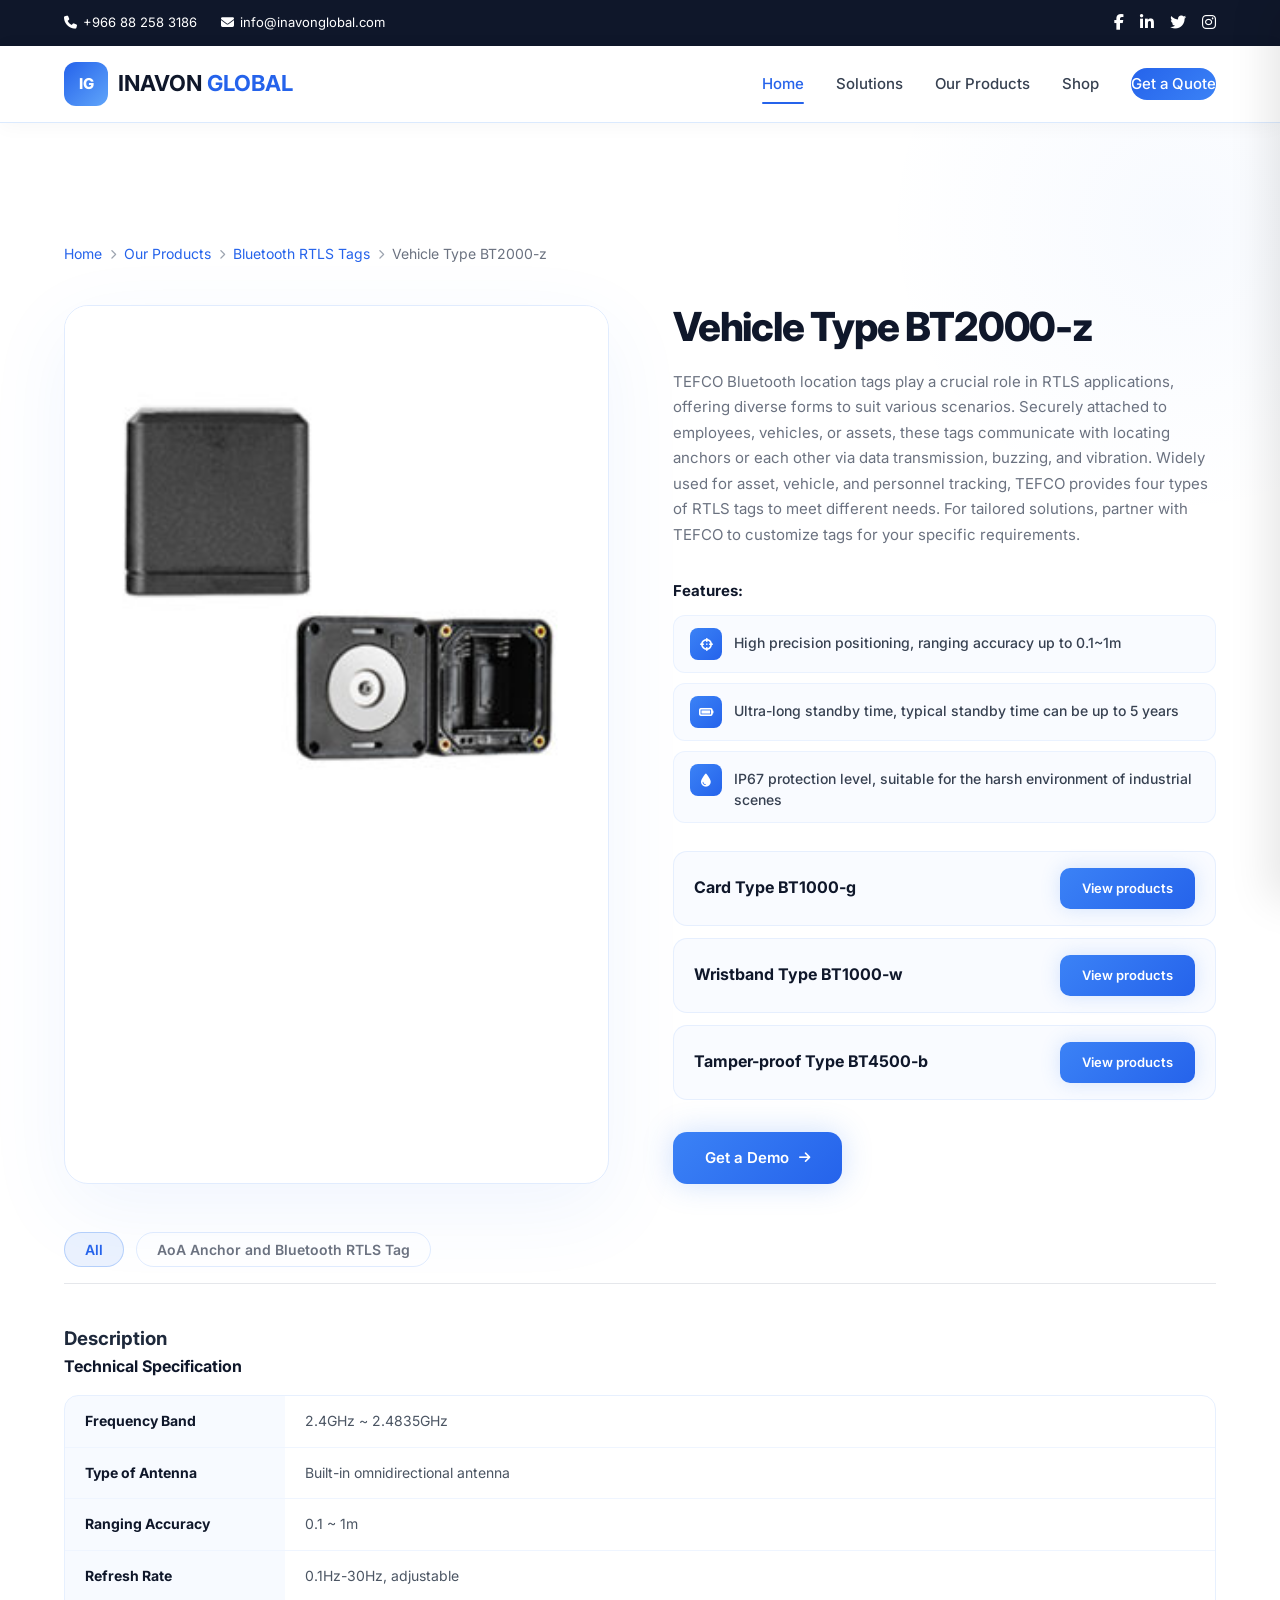
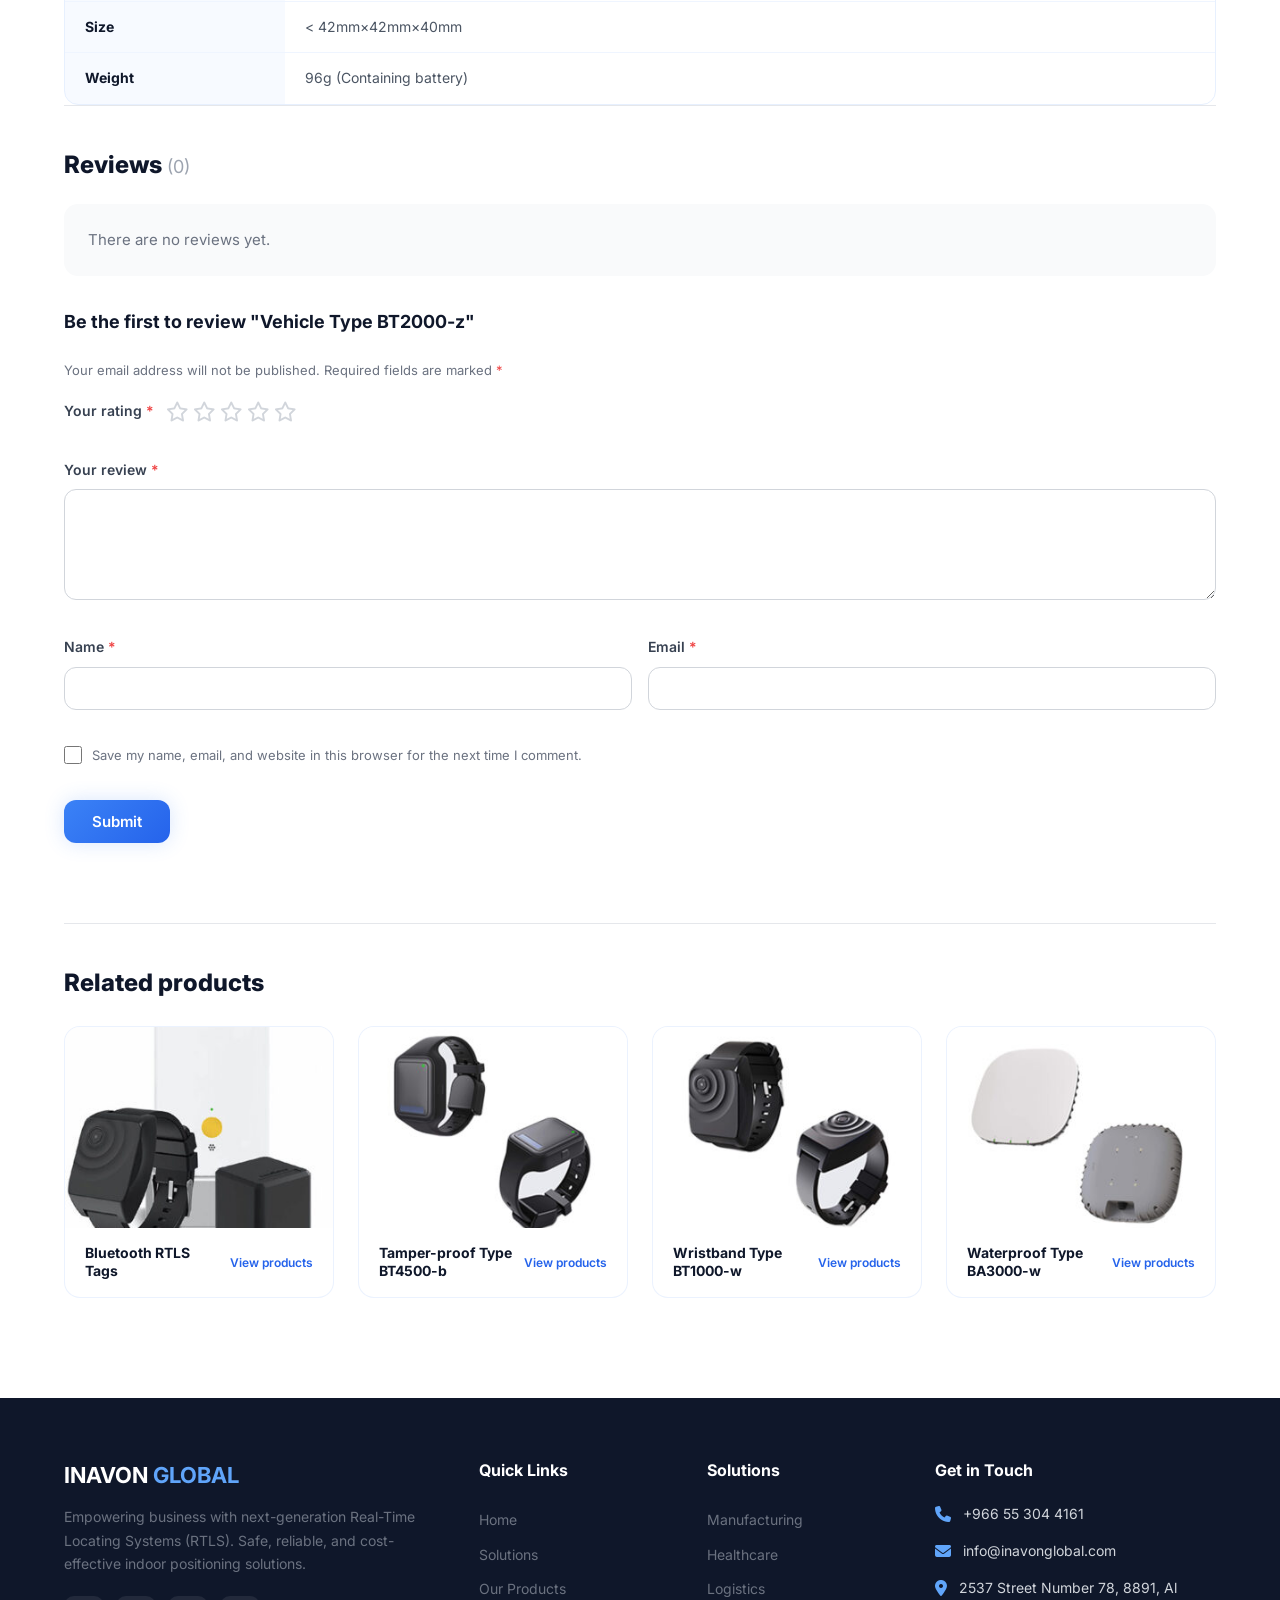
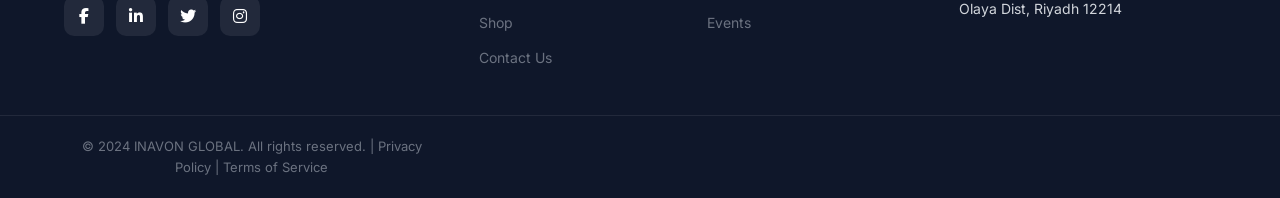
<file: vehicle.html>
<!DOCTYPE html>
<html lang="en">
<head>
    <!-- ===== META TAGS ===== -->
    <meta charset="UTF-8">
    <meta name="viewport" content="width=device-width, initial-scale=1.0">
    <meta http-equiv="X-UA-Compatible" content="IE=edge">
    <title>INAVON GLOBAL — Empowering Business with Next-Gen RTLS Solutions</title>
    <meta name="description" content="INAVON GLOBAL provides next-generation Real-Time Locating Systems (RTLS) using Bluetooth Angle of Arrival technology with 0.1m indoor positioning accuracy for Manufacturing, Healthcare, Logistics and Events industries.">
    <meta name="keywords" content="RTLS, Real-Time Locating System, Indoor Positioning, Bluetooth AoA, Angle of Arrival, Asset Tracking, INAVON GLOBAL, Manufacturing RTLS, Healthcare RTLS, Logistics RTLS, IoT, Bluetooth Tags">
    <meta name="author" content="INAVON GLOBAL">
    <meta name="robots" content="index, follow">
    <meta name="language" content="English">
    <meta name="revisit-after" content="7 days">

    <!-- Open Graph / Facebook -->
    <meta property="og:type" content="website">
    <meta property="og:url" content="https://inavonglobal.com/">
    <meta property="og:title" content="INAVON GLOBAL — Next-Gen RTLS Solutions">
    <meta property="og:description" content="Empowering Business with Next Generation Real-Time Locating Systems (RTLS). Indoor positioning accuracy up to 0.1m using Bluetooth AoA technology.">
    <meta property="og:image" content="https://inavonglobal.com/og-image.jpg">
    <meta property="og:site_name" content="INAVON GLOBAL">

    <!-- Twitter -->
    <meta name="twitter:card" content="summary_large_image">
    <meta name="twitter:url" content="https://inavonglobal.com/">
    <meta name="twitter:title" content="INAVON GLOBAL — Next-Gen RTLS Solutions">
    <meta name="twitter:description" content="Empowering Business with Next Generation Real-Time Locating Systems (RTLS). Indoor positioning accuracy up to 0.1m.">
    <meta name="twitter:image" content="https://inavonglobal.com/og-image.jpg">

    <!-- Canonical -->
    <link rel="canonical" href="https://inavonglobal.com/">

    <!-- Favicon -->
    <link rel="icon" type="image/svg+xml" href="data:image/svg+xml,<svg xmlns='http://www.w3.org/2000/svg' viewBox='0 0 100 100'><rect width='100' height='100' rx='20' fill='%239333EA'/><text x='50' y='68' font-size='50' font-family='Arial' font-weight='bold' fill='white' text-anchor='middle'>IG</text></svg>">

    <!-- Fonts -->
    <link href="https://fonts.googleapis.com/css2?family=Inter:wght@300;400;500;600;700;800&display=swap" rel="stylesheet">
    <!-- Icons -->
    <link rel="stylesheet" href="https://cdnjs.cloudflare.com/ajax/libs/font-awesome/6.5.0/css/all.min.css">
     <link rel="stylesheet" href="style.css">
   
</head>
<body>

    <!-- ===== TOP BAR ===== -->
    <div class="top-bar">
        <div class="container">
            <div class="top-l">
                <a href="tel:+966882583186"><i class="fas fa-phone"></i> +966 88 258 3186</a>
                <a href="mailto:info@inavonglobal.com"><i class="fas fa-envelope"></i> info@inavonglobal.com</a>
            </div>
            <div class="top-r">
                <a href="#"><i class="fab fa-facebook-f"></i></a>
                <a href="#"><i class="fab fa-linkedin-in"></i></a>
                <a href="#"><i class="fab fa-twitter"></i></a>
                <a href="#"><i class="fab fa-instagram"></i></a>
            </div>
        </div>
    </div>

   <!-- ===== NAVBAR ===== -->
<nav class="navbar">
    <div class="container">
        <!-- Logo ko <a> tag se wrap kiya hai -->
        <a href="index.html" class="logo">
            <div class="logo-ic">IG</div>
            <div class="logo-t">INAVON <span>GLOBAL</span></div>
        </a>
        
        <div class="nav-links" id="navLinks">
            <a href="index.html" class="active">Home</a>
            <a href="solution.html">Solutions</a>
            <a href="products.html">Our Products</a>
            <a href="shop.html">Shop</a>
            <!-- Agar contact alag page hai toh href="contact.html" likhein -->
            <a href="#contact" class="btn-p btn-sm nav-cta">Get a Quote</a>
        </div>
        
        <button class="hamburger" id="hamburger" onclick="toggleMenu()">
            <span></span><span></span><span></span>
        </button>
    </div>
</nav>

<!-- ===== MOBILE MENU ===== -->
<div class="mob-overlay" id="mobOverlay" onclick="toggleMenu()"></div>
<div class="mob-menu" id="mobMenu">
    <div class="mob-close" onclick="toggleMenu()"><i class="fas fa-times"></i></div>
    
    <!-- Mobile menu mein bhi same file links diye hain -->
    <a href="index.html" onclick="toggleMenu()">Home</a>
    <a href="solution.html" onclick="toggleMenu()">Solutions</a>
    <a href="products.html" onclick="toggleMenu()">Our Products</a>
    <a href="shop.html" onclick="toggleMenu()">Shop</a>
    <a href="#contact" onclick="toggleMenu()">Contact</a>
    
    <div class="mob-cta">
        <a href="#contact" class="btn-p" onclick="toggleMenu()" style="width:100%;justify-content:center;">Get a Quote</a>
    </div>
</div>
<!-- VEHICLE TYPE BT2000-z DETAIL PAGE -->
<section class="prod-detail">
    <div class="container">

        <!-- Breadcrumb -->
        <div class="breadcrumb anim">
            <a href="index.html">Home</a>
            <i class="fas fa-chevron-right"></i>
            <a href="products.html">Our Products</a>
            <i class="fas fa-chevron-right"></i>
            <a href="bluetooth-rtls-tags.html">Bluetooth RTLS Tags</a>
            <i class="fas fa-chevron-right"></i>
            <span>Vehicle Type BT2000-z</span>
        </div>

        <!-- Product Main -->
        <div class="prod-detail-main anim">
            <div class="prod-detail-left">
                <img src="images/Vehicle-Type-BT2000-z-300x300.jpg" alt="Vehicle Type BT2000-z">
            </div>
            <div class="prod-detail-right">
                <h1>Vehicle Type BT2000-z</h1>
                <p class="prod-detail-desc">TEFCO Bluetooth location tags play a crucial role in RTLS applications, offering diverse forms to suit various scenarios. Securely attached to employees, vehicles, or assets, these tags communicate with locating anchors or each other via data transmission, buzzing, and vibration. Widely used for asset, vehicle, and personnel tracking, TEFCO provides four types of RTLS tags to meet different needs. For tailored solutions, partner with TEFCO to customize tags for your specific requirements.</p>
                
                <p class="feat-label">Features:</p>
                <div class="vehicle-features">
                    <div class="vehicle-feat">
                        <div class="vehicle-feat-icon"><i class="fas fa-crosshairs"></i></div>
                        <p>High precision positioning, ranging accuracy up to 0.1~1m</p>
                    </div>
                    <div class="vehicle-feat">
                        <div class="vehicle-feat-icon"><i class="fas fa-battery-full"></i></div>
                        <p>Ultra-long standby time, typical standby time can be up to 5 years</p>
                    </div>
                    <div class="vehicle-feat">
                        <div class="vehicle-feat-icon"><i class="fas fa-tint"></i></div>
                        <p>IP67 protection level, suitable for the harsh environment of industrial scenes</p>
                    </div>
                </div>

                <div class="prod-variants">
                    <div class="prod-variant">
                        <div class="pv-info">
                            <h4>Card Type BT1000-g</h4>
                        </div>
                        <a href="#" class="pv-btn">View products</a>
                    </div>
                    <div class="prod-variant">
                        <div class="pv-info">
                            <h4>Wristband Type BT1000-w</h4>
                        </div>
                        <a href="#" class="pv-btn">View products</a>
                    </div>
                    <div class="prod-variant">
                        <div class="pv-info">
                            <h4>Tamper-proof Type BT4500-b</h4>
                        </div>
                        <a href="#" class="pv-btn">View products</a>
                    </div>
                </div>

                <a href="#" class="btn-demo">Get a Demo <i class="fas fa-arrow-right"></i></a>
            </div>
        </div>

        <!-- Tabs -->
        <div class="prod-tabs anim">
            <button class="tab-btn active">All</button>
            <button class="tab-btn">AoA Anchor and Bluetooth RTLS Tag</button>
        </div>

        <!-- Description Tab -->
        <div class="desc-tab-content anim">
            <h3>Description</h3>
            <p class="spec-label">Technical Specification</p>
            <div class="spec-table">
                <div class="spec-row">
                    <div class="spec-key">Frequency Band</div>
                    <div class="spec-val">2.4GHz ~ 2.4835GHz</div>
                </div>
                <div class="spec-row">
                    <div class="spec-key">Type of Antenna</div>
                    <div class="spec-val">Built-in omnidirectional antenna</div>
                </div>
                <div class="spec-row">
                    <div class="spec-key">Ranging Accuracy</div>
                    <div class="spec-val">0.1 ~ 1m</div>
                </div>
                <div class="spec-row">
                    <div class="spec-key">Refresh Rate</div>
                    <div class="spec-val">0.1Hz-30Hz, adjustable</div>
                </div>
                <div class="spec-row">
                    <div class="spec-key">Size</div>
                    <div class="spec-val">&lt; 42mm×42mm×40mm</div>
                </div>
                <div class="spec-row">
                    <div class="spec-key">Weight</div>
                    <div class="spec-val">96g (Containing battery)</div>
                </div>
            </div>
        </div>

        <!-- Reviews -->
        <div class="reviews-sec anim">
            <div class="reviews-header">
                <h3>Reviews <span class="rev-count">(0)</span></h3>
            </div>
            <div class="reviews-empty">
                <p>There are no reviews yet.</p>
            </div>
            <div class="review-form-wrap">
                <h4>Be the first to review "Vehicle Type BT2000-z"</h4>
                <p class="form-note">Your email address will not be published. Required fields are marked <span class="required">*</span></p>
                <form class="review-form" onsubmit="return false;">
                    <div class="form-row rating-row">
                        <label>Your rating <span class="required">*</span></label>
                        <div class="star-rating" id="starRating">
                            <i class="far fa-star" data-star="1"></i>
                            <i class="far fa-star" data-star="2"></i>
                            <i class="far fa-star" data-star="3"></i>
                            <i class="far fa-star" data-star="4"></i>
                            <i class="far fa-star" data-star="5"></i>
                        </div>
                    </div>
                    <div class="form-row">
                        <label>Your review <span class="required">*</span></label>
                        <textarea rows="5" placeholder=""></textarea>
                    </div>
                    <div class="form-row form-row-2">
                        <div class="form-col">
                            <label>Name <span class="required">*</span></label>
                            <input type="text" placeholder="">
                        </div>
                        <div class="form-col">
                            <label>Email <span class="required">*</span></label>
                            <input type="email" placeholder="">
                        </div>
                    </div>
                    <div class="form-row checkbox-row">
                        <input type="checkbox" id="saveInfo">
                        <label for="saveInfo">Save my name, email, and website in this browser for the next time I comment.</label>
                    </div>
                    <button type="submit" class="btn-submit">Submit</button>
                </form>
            </div>
        </div>

        <!-- Related Products -->
        <div class="related-sec anim">
            <h3>Related products</h3>
            <div class="related-grid">
                <div class="related-card" onclick="window.location.href='bluetooth-rtls-tags.html'">
                    <div class="related-img">
                        <img src="images/blutooth.jpg" alt="Bluetooth RTLS Tags">
                    </div>
                    <div class="related-body">
                        <h4>Bluetooth RTLS Tags</h4>
                        <a href="bluetooth-rtls-tags.html" class="related-link">View products</a>
                    </div>
                </div>
                <div class="related-card" onclick="window.location.href='bluetooth-rtls-tags.html'">
                    <div class="related-img">
                        <img src="images/Tamper-proof-Type-BT4500-b-300x300.jpg" alt="Tamper-proof Type BT4500-b">
                    </div>
                    <div class="related-body">
                        <h4>Tamper-proof Type BT4500-b</h4>
                        <a href="bluetooth-rtls-tags.html" class="related-link">View products</a>
                    </div>
                </div>
                <div class="related-card" onclick="window.location.href='bluetooth-rtls-tags.html'">
                    <div class="related-img">
                        <img src="images/Wristband-Type-BT1000-w-300x300.jpg" alt="Wristband Type BT1000-w">
                    </div>
                    <div class="related-body">
                        <h4>Wristband Type BT1000-w</h4>
                        <a href="bluetooth-rtls-tags.html" class="related-link">View products</a>
                    </div>
                </div>
                <div class="related-card" onclick="window.location.href='aoa-anchor.html'">
                    <div class="related-img">
                        <img src="images/Waterproof-Type-BA3000-w-300x300.jpg" alt="Waterproof Type BA3000-w">
                    </div>
                    <div class="related-body">
                        <h4>Waterproof Type BA3000-w</h4>
                        <a href="aoa-anchor.html" class="related-link">View products</a>
                    </div>
                </div>
            </div>
        </div>

    </div>
</section>

















    <!-- ===== FOOTER (Global) ===== -->
    <footer class="footer">
        <div class="container">
            <div class="foot-brand">
                <div class="logo-t" style="margin-bottom:12px;">INAVON <span>GLOBAL</span></div>
                <p>Empowering business with next-generation Real-Time Locating Systems (RTLS). Safe, reliable, and cost-effective indoor positioning solutions.</p>
                <div class="foot-social">
                    <a href="#"><i class="fab fa-facebook-f"></i></a>
                    <a href="#"><i class="fab fa-linkedin-in"></i></a>
                    <a href="#"><i class="fab fa-twitter"></i></a>
                    <a href="#"><i class="fab fa-instagram"></i></a>
                </div>
            </div>
            <div class="foot-col">
                <h4>Quick Links</h4>
                <a href="#" onclick="showPage('home')">Home</a>
                <a href="#" onclick="showPage('solutions')">Solutions</a>
                <a href="#" onclick="showPage('products')">Our Products</a>
                <a href="#" onclick="showPage('shop')">Shop</a>
                <a href="#" onclick="scrollToContact()">Contact Us</a>
            </div>
            <div class="foot-col">
                <h4>Solutions</h4>
                <a href="#" onclick="showPage('solutions')">Manufacturing</a>
                <a href="#" onclick="showPage('solutions')">Healthcare</a>
                <a href="#" onclick="showPage('solutions')">Logistics</a>
                <a href="#" onclick="showPage('solutions')">Events</a>
            </div>
            <div class="foot-col foot-contact">
                <h4>Get in Touch</h4>
                <div class="fc-item"><i class="fas fa-phone"></i><span>+966 55 304 4161</span></div>
                <div class="fc-item"><i class="fas fa-envelope"></i><span>info@inavonglobal.com</span></div>
                <div class="fc-item"><i class="fas fa-map-marker-alt"></i><span>2537 Street Number 78, 8891, Al Olaya Dist, Riyadh 12214</span></div>
            </div>
        </div>
        <div class="foot-bottom">
            <div class="container">
                &copy; 2024 INAVON GLOBAL. All rights reserved. | Privacy Policy | Terms of Service
            </div>
        </div>
    </footer>

    <!-- SCROLL TO TOP -->
    <button class="scroll-top" id="scrollTop" onclick="window.scrollTo({top:0,behavior:'smooth'})">
        <i class="fas fa-chevron-up"></i>
    </button>

    <!-- ===== JAVASCRIPT ===== -->
    <script>
        // ===== PAGE NAVIGATION =====
        function showPage(page) {
            // Hide all pages
            document.querySelectorAll('.page').forEach(p => p.classList.remove('active'));
            // Show selected page
            document.getElementById('page-' + page).classList.add('active');
            // Update nav active state
            document.querySelectorAll('.nav-links a[data-page], .mob-menu a[data-page]').forEach(a => {
                a.classList.remove('active');
                if (a.getAttribute('data-page') === page) a.classList.add('active');
            });
            // Scroll to top
            window.scrollTo({ top: 0, behavior: 'smooth' });
            // Re-trigger animations
            setTimeout(initAnimations, 100);
        }

        // ===== SCROLL TO CONTACT =====
        function scrollToContact() {
            showPage('home');
            setTimeout(() => {
                document.getElementById('contact').scrollIntoView({ behavior: 'smooth' });
            }, 200);
        }

        // ===== MOBILE MENU =====
        function toggleMenu() {
            const menu = document.getElementById('mobMenu');
            const overlay = document.getElementById('mobOverlay');
            const hamburger = document.getElementById('hamburger');
            menu.classList.toggle('open');
            overlay.classList.toggle('open');
            hamburger.classList.toggle('active');
            document.body.style.overflow = menu.classList.contains('open') ? 'hidden' : '';
        }

        // ===== FORM SUBMIT =====
        function handleSubmit(e) {
            e.preventDefault();
            const msg = document.getElementById('formMsg');
            msg.style.display = 'block';
            e.target.reset();
            setTimeout(() => { msg.style.display = 'none'; }, 5000);
        }

        // ===== SHOP FILTER =====
        function filterShop(cat, btn) {
            // Update active button
            document.querySelectorAll('.shop-filter').forEach(f => f.classList.remove('active'));
            btn.classList.add('active');
            // Filter cards
            document.querySelectorAll('.shop-card').forEach(card => {
                if (cat === 'all' || card.getAttribute('data-cat') === cat) {
                    card.style.display = 'block';
                } else {
                    card.style.display = 'none';
                }
            });
        }

        // ===== SCROLL TO TOP BUTTON =====
        window.addEventListener('scroll', () => {
            const btn = document.getElementById('scrollTop');
            if (window.scrollY > 500) {
                btn.classList.add('visible');
            } else {
                btn.classList.remove('visible');
            }
        });

        // ===== SCROLL ANIMATIONS =====
        function initAnimations() {
            const observer = new IntersectionObserver((entries) => {
                entries.forEach(entry => {
                    if (entry.isIntersecting) {
                        entry.target.classList.add('visible');
                    }
                });
            }, { threshold: 0.1, rootMargin: '0px 0px -50px 0px' });

            document.querySelectorAll('.anim').forEach(el => {
                el.classList.remove('visible');
                observer.observe(el);
            });
        }

        // ===== NAVBAR SCROLL EFFECT =====
        let lastScroll = 0;
        window.addEventListener('scroll', () => {
            const navbar = document.querySelector('.navbar');
            const currentScroll = window.scrollY;
            if (currentScroll > 100) {
                navbar.style.boxShadow = '0 4px 30px rgba(0,0,0,0.08)';
            } else {
                navbar.style.boxShadow = '0 2px 20px rgba(0,0,0,0.04)';
            }
            lastScroll = currentScroll;
        });

        // ===== INIT =====
        document.addEventListener('DOMContentLoaded', () => {
            initAnimations();
        });
    </script>
</body>
</html>
</file>
<file: style.css>
/* ===== RESET ===== */
*, *::before, *::after { margin: 0; padding: 0; box-sizing: border-box; }
html { scroll-behavior: smooth; }
body { font-family: 'Inter', sans-serif; color: #1e293b; background: #fff; overflow-x: hidden; line-height: 1.6; }
a { text-decoration: none; color: inherit; }
ul { list-style: none; }
img { max-width: 100%; display: block; }
button, input, textarea, select { font-family: inherit; outline: none; border: none; }
button { cursor: pointer; }

/* ===== VARIABLES ===== */
:root {
    --neon-50: #eff6ff; --neon-100: #dbeafe; --neon-200: #bfdbfe;
    --neon-300: #93c5fd; --neon-400: #60a5fa; --neon-500: #3b82f6;
    --neon-600: #2563eb; --neon-700: #1d4ed8; --neon-800: #1e40af;
    --neon-900: #1e3a8a;
    --dark: #0f172a; --dark2: #1e3a5f;
    --g100: #f3f4f6; --g200: #e5e7eb; --g300: #d1d5db;
    --g500: #6b7280; --g600: #4b5563; --g700: #374151; --g800: #1f2937;
    --white: #ffffff;
    --tr: all 0.3s ease;
}

/* ===== CONTAINER ===== */
.container { max-width: 1200px; margin: 0 auto; padding: 0 24px; }
.section { padding: 80px 0; }

/* ===== BUTTONS ===== */
.btn-p {
    background: linear-gradient(135deg, var(--neon-600), var(--neon-500));
    color: #fff; padding: 14px 32px; border-radius: 50px;
    font-weight: 600; font-size: 15px; transition: var(--tr);
    display: inline-flex; align-items: center; gap: 8px; border: none;
}
.btn-p:hover {
    background: linear-gradient(135deg, var(--neon-700), var(--neon-600));
    box-shadow: 0 0 30px rgba(37,99,235,0.4);
    transform: translateY(-2px);
}
.btn-o {
    border: 2px solid var(--neon-600); color: var(--neon-600);
    padding: 12px 30px; border-radius: 50px; font-weight: 600;
    font-size: 15px; transition: var(--tr); display: inline-flex;
    align-items: center; gap: 8px; background: transparent;
}
.btn-o:hover {
    background: var(--neon-600);
    color: #fff;
    box-shadow: 0 0 20px rgba(37,99,235,0.3);
}

/* FIX - Get a Quote button text white on hover */
.nav-links .btn-p {
    color: #fff !important;
}
.nav-links .btn-p:hover {
    color: #fff !important;
    background: linear-gradient(135deg, var(--neon-700), var(--neon-600));
    box-shadow: 0 0 30px rgba(37,99,235,0.4);
    transform: translateY(-2px);
}
.nav-links .btn-p::after {
    display: none !important;
}

/* ===== TOP BAR ===== */
.top-bar { background: var(--dark); color: #fff; padding: 10px 0; font-size: 13px; }
.top-bar .container { display: flex; justify-content: space-between; align-items: center; flex-wrap: wrap; gap: 8px; }
.top-l { display: flex; gap: 24px; align-items: center; }
.top-l a { display: flex; align-items: center; gap: 6px; transition: var(--tr); }
.top-l a:hover { color: var(--neon-300); }
.top-r { display: flex; gap: 16px; }
.top-r a { transition: var(--tr); font-size: 16px; }
.top-r a:hover { color: var(--neon-400); }

/* ===== NAVBAR ===== */
.navbar {
    background: rgba(255,255,255,0.97); backdrop-filter: blur(16px);
    border-bottom: 1px solid var(--neon-100); padding: 16px 0;
    position: sticky; top: 0; z-index: 1000;
    box-shadow: 0 2px 20px rgba(0,0,0,0.04);
}
.navbar .container { display: flex; justify-content: space-between; align-items: center; }
.logo { display: flex; align-items: center; gap: 10px; cursor: pointer; }
.logo-ic {
    width: 44px; height: 44px;
    background: linear-gradient(135deg, var(--neon-600), var(--neon-400));
    border-radius: 12px; display: flex; align-items: center; justify-content: center;
    color: #fff; font-weight: 800; font-size: 15px; letter-spacing: -0.5px;
}
.logo-t { font-size: 22px; font-weight: 700; color: var(--dark); }
.logo-t span { color: var(--neon-600); }
.nav-links { display: flex; gap: 32px; align-items: center; }
.nav-links a {
    font-weight: 500; font-size: 15px; color: var(--g700);
    position: relative; transition: var(--tr); padding: 4px 0;
}
.nav-links a::after {
    content: ''; position: absolute; bottom: -4px; left: 0;
    width: 0; height: 2px; background: var(--neon-600); transition: var(--tr); border-radius: 2px;
}
.nav-links a:hover, .nav-links a.active { color: var(--neon-600); }
.nav-links a:hover::after, .nav-links a.active::after { width: 100%; }

/* ===== HAMBURGER ===== */
.hamburger { display: none; flex-direction: column; gap: 6px; padding: 8px; z-index: 1100; background: none; border: none; }
.hamburger span { width: 28px; height: 3px; background: var(--dark); border-radius: 3px; transition: var(--tr); display: block; }
.hamburger.active span:nth-child(1) { transform: rotate(45deg) translate(6px, 6px); }
.hamburger.active span:nth-child(2) { opacity: 0; }
.hamburger.active span:nth-child(3) { transform: rotate(-45deg) translate(6px, -6px); }

/* ===== MOBILE MENU ===== */
.mob-overlay {
    position: fixed; inset: 0; background: rgba(0,0,0,0.5);
    z-index: 1050; opacity: 0; pointer-events: none; transition: var(--tr);
}
.mob-overlay.open { opacity: 1; pointer-events: auto; }
.mob-menu {
    position: fixed; top: 0; right: 0; width: 300px; height: 100vh;
    background: #fff; z-index: 1100; transform: translateX(100%);
    transition: transform 0.35s ease; padding: 80px 32px 32px;
    box-shadow: -10px 0 40px rgba(0,0,0,0.1);
}
.mob-menu.open { transform: translateX(0); }
.mob-menu a {
    display: block; padding: 16px 0; font-size: 18px; font-weight: 500;
    color: var(--g700); border-bottom: 1px solid var(--g200); transition: var(--tr);
}
.mob-menu a:hover, .mob-menu a.active { color: var(--neon-600); padding-left: 8px; }
.mob-menu .mob-cta { margin-top: 24px; }
.mob-close {
    position: absolute; top: 20px; right: 20px; width: 36px; height: 36px;
    background: var(--neon-50); border-radius: 50%; display: flex;
    align-items: center; justify-content: center; font-size: 18px; color: var(--neon-600);
    cursor: pointer; transition: var(--tr);
}
.mob-close:hover { background: var(--neon-100); }

/* ===== PAGE SYSTEM ===== */
.page { display: none; }
.page.active { display: block; }

/* ===== HERO ===== */
.hero {
    background: linear-gradient(135deg, #fff 0%, var(--neon-50) 50%, var(--neon-100) 100%);
    padding: 80px 0 60px; position: relative; overflow: hidden; min-height: 90vh;
    display: flex; align-items: center;
}
.hero::before {
    content: ''; position: absolute; width: 600px; height: 600px;
    background: radial-gradient(circle, rgba(37,99,235,0.08), transparent 70%);
    top: -200px; right: -200px; border-radius: 50%;
}
.hero::after {
    content: ''; position: absolute; width: 400px; height: 400px;
    background: radial-gradient(circle, rgba(37,99,235,0.05), transparent 70%);
    bottom: -100px; left: -100px; border-radius: 50%;
}
.hero .container { display: flex; align-items: center; gap: 60px; position: relative; z-index: 1; }
.hero-l { flex: 1; }
.hero-badge {
    display: inline-flex; align-items: center; gap: 8px;
    background: var(--neon-100); color: var(--neon-700); padding: 8px 20px;
    border-radius: 50px; font-size: 13px; font-weight: 600; margin-bottom: 24px;
}
.hero-badge i { font-size: 14px; }
.hero h1 { font-size: 48px; font-weight: 800; line-height: 1.15; color: var(--dark); margin-bottom: 20px; }
.hero h1 span { color: var(--neon-600); }
.hero p { font-size: 18px; color: var(--g600); margin-bottom: 32px; line-height: 1.7; max-width: 520px; }
.hero-btns { display: flex; gap: 16px; flex-wrap: wrap; }
.hero-r { flex: 1; position: relative; }
.hero-img {
    width: 100%; border-radius: 20px; position: relative;
    box-shadow: 0 20px 60px rgba(37,99,235,0.15);
}
.hero-img img { width: 100%; border-radius: 20px; }
.hero-float {
    position: absolute; background: #fff; border-radius: 16px; padding: 16px 20px;
    box-shadow: 0 10px 40px rgba(0,0,0,0.1); animation: heroFloat 4s ease-in-out infinite;
}
.hero-float.f1 { top: 20px; right: -20px; animation-delay: 0s; }
.hero-float.f2 { bottom: 40px; left: -20px; animation-delay: 1.5s; }
.hero-float .icon { width: 40px; height: 40px; border-radius: 10px; display: flex; align-items: center; justify-content: center; margin-bottom: 8px; font-size: 18px; }
.hero-float .icon.pur { background: var(--neon-100); color: var(--neon-600); }
.hero-float .icon.grn { background: #dcfce7; color: #16a34a; }
.hero-float .txt { font-size: 12px; color: var(--g500); }
.hero-float .val { font-size: 16px; font-weight: 700; color: var(--dark); }
@keyframes heroFloat { 0%,100% { transform: translateY(0); } 50% { transform: translateY(-12px); } }

/* ===== STATS BAR ===== */
.stats-bar { background: var(--dark); padding: 40px 0; }
.stats-bar .container { display: flex; justify-content: space-around; flex-wrap: wrap; gap: 24px; }
.stat-item { text-align: center; color: #fff; }
.stat-item .num { font-size: 36px; font-weight: 800; color: var(--neon-400); }
.stat-item .lbl { font-size: 14px; color: var(--g300); margin-top: 4px; }

/* ===== RTLS SECTION ===== */
.rtls-sec {
    padding: 100px 0;
    background: #ffffff;
    position: relative;
    overflow: hidden;
}

.rtls-sec::before {
    content: '';
    position: absolute;
    top: 50%;
    left: -200px;
    transform: translateY(-50%);
    width: 600px;
    height: 600px;
    background: radial-gradient(circle, rgba(59,130,246,0.06) 0%, transparent 70%);
    pointer-events: none;
}

.rtls-sec::after {
    content: '';
    position: absolute;
    bottom: -100px;
    right: -100px;
    width: 400px;
    height: 400px;
    background: radial-gradient(circle, rgba(37,99,235,0.04) 0%, transparent 70%);
    pointer-events: none;
}

.rtls-sec .container {
    display: flex;
    align-items: center;
    gap: 64px;
    position: relative;
    z-index: 1;
}

.rtls-l {
    flex: 1;
    border-radius: 24px;
    overflow: hidden;
    position: relative;
    border: 1px solid rgba(59,130,246,0.15);
    box-shadow: 0 25px 80px rgba(59,130,246,0.08);
    transition: all 0.5s ease;
}

.rtls-l::before {
    content: '';
    position: absolute;
    inset: 0;
    border-radius: 24px;
    border: 1px solid transparent;
    background: linear-gradient(135deg, rgba(59,130,246,0.25), rgba(29,78,216,0.05)) border-box;
    -webkit-mask: linear-gradient(#fff 0 0) padding-box, linear-gradient(#fff 0 0);
    -webkit-mask-composite: xor;
    mask-composite: exclude;
    z-index: 2;
    pointer-events: none;
}

.rtls-l::after {
    content: '';
    position: absolute;
    bottom: 0;
    left: 0;
    right: 0;
    height: 40%;
    background: linear-gradient(180deg, transparent, rgba(59,130,246,0.08));
    z-index: 1;
    pointer-events: none;
}

.rtls-l:hover {
    transform: translateY(-4px);
    box-shadow: 0 30px 100px rgba(59,130,246,0.15);
    border-color: rgba(59,130,246,0.3);
}

.rtls-l img {
    width: 100%;
    height: auto;
    display: block;
    transition: transform 0.6s ease;
}

.rtls-l:hover img {
    transform: scale(1.04);
}

.rtls-r {
    flex: 1;
    min-width: 0;
}

.rtls-r .sec-label {
    display: inline-flex;
    align-items: center;
    gap: 8px;
    background: rgba(59,130,246,0.1);
    border: 1px solid rgba(59,130,246,0.25);
    color: #2563eb;
    font-size: 13px;
    font-weight: 600;
    letter-spacing: 0.08em;
    text-transform: uppercase;
    padding: 8px 20px;
    border-radius: 100px;
    margin-bottom: 24px;
}

.rtls-r .sec-label i {
    font-size: 12px;
}

.rtls-r .sec-title {
    font-size: 40px;
    font-weight: 800;
    line-height: 1.15;
    letter-spacing: -0.03em;
    color: #0f172a;
    margin-bottom: 16px;
}

.rtls-r .sec-title span {
    background: linear-gradient(135deg, #3b82f6, #2563eb, #1d4ed8);
    -webkit-background-clip: text;
    -webkit-text-fill-color: transparent;
    background-clip: text;
}

.rtls-r .sec-subtitle {
    font-size: 18px;
    font-weight: 600;
    color: #2563eb;
    margin-bottom: 16px;
    line-height: 1.4;
}

.rtls-r .sec-desc {
    font-size: 15px;
    line-height: 1.7;
    color: #6b7280;
    margin-bottom: 32px;
}

.feature-list {
    display: flex;
    flex-direction: column;
    gap: 16px;
    margin-bottom: 40px;
}

.feature-item {
    display: flex;
    align-items: flex-start;
    gap: 16px;
    padding: 18px 20px;
    background: rgba(59,130,246,0.03);
    border: 1px solid rgba(59,130,246,0.1);
    border-radius: 16px;
    transition: all 0.3s ease;
}

.feature-item:hover {
    background: rgba(59,130,246,0.08);
    border-color: rgba(59,130,246,0.25);
    transform: translateX(6px);
}

.fi-icon {
    flex-shrink: 0;
    width: 44px;
    height: 44px;
    border-radius: 12px;
    background: rgba(59,130,246,0.1);
    border: 1px solid rgba(59,130,246,0.2);
    display: flex;
    align-items: center;
    justify-content: center;
    color: #2563eb;
    font-size: 18px;
    transition: all 0.3s ease;
}

.feature-item:hover .fi-icon {
    background: rgba(59,130,246,0.15);
    border-color: rgba(59,130,246,0.35);
    box-shadow: 0 0 20px rgba(59,130,246,0.15);
}

.fi-t h4 {
    font-size: 16px;
    font-weight: 700;
    color: #0f172a;
    margin-bottom: 4px;
}

.fi-t p {
    font-size: 14px;
    line-height: 1.5;
    color: #6b7280;
}

.rtls-r .btn-p {
    display: inline-flex;
    align-items: center;
    gap: 10px;
    background: linear-gradient(135deg, #3b82f6, #2563eb);
    color: #ffffff;
    font-size: 15px;
    font-weight: 600;
    padding: 14px 32px;
    border-radius: 14px;
    text-decoration: none;
    border: none;
    cursor: pointer;
    transition: all 0.3s ease;
    box-shadow: 0 0 30px rgba(59,130,246,0.25);
    position: relative;
    overflow: hidden;
}

.rtls-r .btn-p::before {
    content: '';
    position: absolute;
    top: 0;
    left: -100%;
    width: 100%;
    height: 100%;
    background: linear-gradient(90deg, transparent, rgba(255,255,255,0.2), transparent);
    transition: left 0.5s ease;
}

.rtls-r .btn-p:hover::before {
    left: 100%;
}

.rtls-r .btn-p:hover {
    transform: translateY(-2px);
    box-shadow: 0 0 50px rgba(59,130,246,0.4);
}

.rtls-r .btn-p i {
    font-size: 13px;
    transition: transform 0.3s ease;
}

.rtls-r .btn-p:hover i {
    transform: translateX(4px);
}

@media (max-width: 1024px) {
    .rtls-sec .container {
        flex-direction: column;
        gap: 48px;
    }
    .rtls-l {
        max-width: 600px;
        width: 100%;
    }
    .rtls-r {
        text-align: center;
    }
    .feature-list {
        align-items: center;
    }
    .feature-item {
        max-width: 500px;
        width: 100%;
    }
}

@media (max-width: 768px) {
    .rtls-sec {
        padding: 64px 0;
    }
    .rtls-r .sec-title {
        font-size: 28px;
    }
    .rtls-r .sec-subtitle {
        font-size: 16px;
    }
    .rtls-r .sec-desc {
        font-size: 14px;
    }
    .feature-item {
        padding: 14px 16px;
        gap: 12px;
    }
    .fi-icon {
        width: 38px;
        height: 38px;
        font-size: 15px;
    }
    .fi-t h4 {
        font-size: 14px;
    }
    .fi-t p {
        font-size: 13px;
    }
}

@media (max-width: 480px) {
    .rtls-r .sec-title {
        font-size: 24px;
    }
    .feature-item {
        flex-direction: column;
        align-items: flex-start;
        gap: 10px;
    }
}

/* ── Industries Section ── */
.ind-sec {
    padding: 100px 0;
    background: linear-gradient(135deg, #0a1929 0%, #050e1a 50%, #0a1929 100%);
    position: relative;
    overflow: hidden;
}

.ind-sec::before {
    content: '';
    position: absolute;
    top: -200px;
    right: -200px;
    width: 600px;
    height: 600px;
    background: radial-gradient(circle, rgba(59,130,246,0.15) 0%, transparent 70%);
    pointer-events: none;
}

.ind-sec::after {
    content: '';
    position: absolute;
    bottom: -150px;
    left: -150px;
    width: 500px;
    height: 500px;
    background: radial-gradient(circle, rgba(37,99,235,0.1) 0%, transparent 70%);
    pointer-events: none;
}

.ind-content {
    display: flex;
    align-items: center;
    gap: 64px;
    position: relative;
    z-index: 1;
}

.ind-left {
    flex: 1;
    min-width: 0;
}

.ind-left .sec-label {
    display: inline-flex;
    align-items: center;
    gap: 8px;
    background: rgba(59,130,246,0.15);
    border: 1px solid rgba(59,130,246,0.3);
    color: #60a5fa;
    font-size: 13px;
    font-weight: 600;
    letter-spacing: 0.08em;
    text-transform: uppercase;
    padding: 8px 20px;
    border-radius: 100px;
    margin-bottom: 24px;
}

.ind-left .sec-label i {
    font-size: 12px;
}

.ind-left h2 {
    font-size: 42px;
    font-weight: 800;
    line-height: 1.1;
    letter-spacing: -0.03em;
    color: #ffffff;
    margin-bottom: 20px;
}

.ind-left h2 span {
    background: linear-gradient(135deg, #60a5fa, #3b82f6, #2563eb);
    -webkit-background-clip: text;
    -webkit-text-fill-color: transparent;
    background-clip: text;
}

.ind-left .ind-desc {
    font-size: 16px;
    line-height: 1.7;
    color: #94a3b8;
    margin-bottom: 32px;
}

.ind-features {
    display: flex;
    flex-direction: column;
    gap: 18px;
    margin-bottom: 40px;
}

.ind-feat {
    display: flex;
    align-items: flex-start;
    gap: 14px;
}

.ind-feat .feat-icon {
    flex-shrink: 0;
    width: 40px;
    height: 40px;
    border-radius: 12px;
    background: rgba(59,130,246,0.12);
    border: 1px solid rgba(59,130,246,0.25);
    display: flex;
    align-items: center;
    justify-content: center;
    color: #3b82f6;
    font-size: 16px;
}

.ind-feat p {
    font-size: 15px;
    line-height: 1.5;
    color: #cbd5e1;
    padding-top: 8px;
}

.explore-btn {
    display: inline-flex;
    align-items: center;
    gap: 10px;
    background: linear-gradient(135deg, #3b82f6, #2563eb);
    color: #ffffff;
    font-size: 15px;
    font-weight: 600;
    padding: 14px 32px;
    border-radius: 14px;
    text-decoration: none;
    border: none;
    cursor: pointer;
    transition: all 0.3s ease;
    box-shadow: 0 0 30px rgba(59,130,246,0.3);
    position: relative;
    overflow: hidden;
}

.explore-btn::before {
    content: '';
    position: absolute;
    top: 0;
    left: -100%;
    width: 100%;
    height: 100%;
    background: linear-gradient(90deg, transparent, rgba(255,255,255,0.15), transparent);
    transition: left 0.5s ease;
}

.explore-btn:hover::before {
    left: 100%;
}

.explore-btn:hover {
    transform: translateY(-2px);
    box-shadow: 0 0 50px rgba(59,130,246,0.5);
}

.explore-btn i {
    font-size: 13px;
    transition: transform 0.3s ease;
}

.explore-btn:hover i {
    transform: translateX(4px);
}

.ind-grid {
    flex: 1.2;
    display: grid;
    grid-template-columns: 1fr 1fr;
    grid-template-rows: 1fr 1fr;
    gap: 16px;
}

.ind-card {
    position: relative;
    border-radius: 20px;
    overflow: hidden;
    cursor: pointer;
    transition: all 0.4s ease;
    aspect-ratio: 4 / 3;
    border: 1px solid rgba(59,130,246,0.15);
}

.ind-card .ind-overlay {
    position: absolute;
    inset: 0;
    background: linear-gradient(180deg, rgba(10,25,41,0.3) 0%, rgba(5,14,26,0.85) 100%);
    z-index: 1;
    transition: all 0.4s ease;
}

.ind-card:hover .ind-overlay {
    background: linear-gradient(180deg, rgba(10,25,41,0.15) 0%, rgba(5,14,26,0.7) 100%);
}

.ind-card:hover {
    transform: translateY(-4px) scale(1.02);
    box-shadow: 0 20px 60px rgba(59,130,246,0.2);
    border-color: rgba(59,130,246,0.4);
}

.ind-card img {
    width: 100%;
    height: 100%;
    object-fit: cover;
    transition: transform 0.6s ease;
}

.ind-card:hover img {
    transform: scale(1.1);
}

.ind-body {
    position: absolute;
    bottom: 0;
    left: 0;
    right: 0;
    padding: 20px;
    z-index: 3;
}

.ind-body h3 {
    font-size: 17px;
    font-weight: 700;
    color: #ffffff;
    margin-bottom: 10px;
    display: flex;
    align-items: center;
    gap: 8px;
}

.ind-body h3::before {
    content: '';
    width: 8px;
    height: 8px;
    border-radius: 50%;
    background: #3b82f6;
    box-shadow: 0 0 12px rgba(59,130,246,0.7);
    flex-shrink: 0;
}

.ind-body ul {
    list-style: none;
    padding: 0;
    margin: 0;
    display: flex;
    flex-direction: column;
    gap: 6px;
}

.ind-body ul li {
    display: flex;
    align-items: center;
    gap: 8px;
    font-size: 13px;
    font-weight: 500;
    color: #94a3b8;
    transition: color 0.3s ease;
}

.ind-body ul li i {
    font-size: 11px;
    color: #3b82f6;
    flex-shrink: 0;
}

.ind-card:hover .ind-body ul li {
    color: #ffffff;
}

.ind-card:hover .ind-body ul li i {
    color: #60a5fa;
}

@media (max-width: 1024px) {
    .ind-content {
        flex-direction: column;
        gap: 48px;
    }
    .ind-left {
        text-align: center;
    }
    .ind-features {
        align-items: center;
    }
    .ind-feat {
        text-align: left;
        max-width: 500px;
    }
}

@media (max-width: 768px) {
    .ind-sec {
        padding: 64px 0;
    }
    .ind-left h2 {
        font-size: 30px;
    }
    .ind-grid {
        grid-template-columns: 1fr 1fr;
        gap: 12px;
    }
    .ind-card {
        aspect-ratio: 3 / 2;
    }
    .ind-body {
        padding: 14px;
    }
    .ind-body h3 {
        font-size: 14px;
        margin-bottom: 6px;
    }
    .ind-body ul li {
        font-size: 11px;
        gap: 5px;
    }
    .ind-body ul li i {
        font-size: 9px;
    }
}

@media (max-width: 480px) {
    .ind-grid {
        grid-template-columns: 1fr;
    }
    .ind-card {
        aspect-ratio: 16 / 9;
    }
}

/* ===== PRODUCTS HOME ===== */
.prod-home { background: #fff; }
.prod-home .sec-header { text-align: center; margin-bottom: 48px; }
.prod-grid2 { display: grid; grid-template-columns: repeat(2, 1fr); gap: 28px; }
.prod-card2 {
    background: var(--neon-50); border-radius: 20px; padding: 32px;
    border: 1px solid var(--neon-100); transition: var(--tr);
}
.prod-card2:hover { border-color: var(--neon-400); box-shadow: 0 8px 32px rgba(37,99,235,0.12); transform: translateY(-4px); }
.prod-card2 .pc-icon {
    width: 56px; height: 56px; border-radius: 14px;
    background: linear-gradient(135deg, var(--neon-600), var(--neon-400));
    display: flex; align-items: center; justify-content: center;
    color: #fff; font-size: 24px; margin-bottom: 20px;
}
.prod-card2 h3 { font-size: 22px; font-weight: 700; color: var(--dark); margin-bottom: 4px; }
.prod-card2 .pc-sub { font-size: 13px; color: var(--neon-600); font-weight: 500; margin-bottom: 16px; }
.prod-card2 ul { display: flex; flex-direction: column; gap: 10px; }
.prod-card2 ul li { display: flex; align-items: flex-start; gap: 10px; font-size: 14px; color: var(--g600); }
.prod-card2 ul li i { color: var(--neon-500); margin-top: 3px; font-size: 12px; }

/* ===== TESTIMONIALS ===== */
.test-sec { background: linear-gradient(135deg, var(--dark), var(--dark2)); color: #fff; position: relative; overflow: hidden; }
.test-sec::before {
    content: ''; position: absolute; width: 500px; height: 500px;
    background: radial-gradient(circle, rgba(37,99,235,0.15), transparent 70%);
    top: -150px; right: -150px; border-radius: 50%;
}
.test-sec .sec-header { text-align: center; margin-bottom: 48px; position: relative; z-index: 1; }
.test-sec .sec-title { color: #fff; }
.test-sec .sec-label { color: var(--neon-300); }
.test-grid { display: grid; grid-template-columns: repeat(3, 1fr); gap: 24px; position: relative; z-index: 1; }
.test-card {
    background: rgba(255,255,255,0.06); backdrop-filter: blur(8px);
    border: 1px solid rgba(255,255,255,0.1); border-radius: 20px; padding: 32px;
    transition: var(--tr);
}
.test-card:hover { border-color: rgba(37,99,235,0.4); background: rgba(255,255,255,0.1); transform: translateY(-4px); }
.test-card .stars { color: #fbbf24; font-size: 14px; margin-bottom: 16px; display: flex; gap: 2px; }
.test-card .t-text { font-size: 15px; color: var(--g300); line-height: 1.7; margin-bottom: 20px; font-style: italic; }
.test-card .t-author { display: flex; align-items: center; gap: 14px; }
.test-card .t-avatar {
    width: 48px; height: 48px; border-radius: 50%;
    background: linear-gradient(135deg, var(--neon-600), var(--neon-400));
    display: flex; align-items: center; justify-content: center;
    color: #fff; font-weight: 700; font-size: 16px;
}
.test-card .t-name { font-size: 15px; font-weight: 600; color: #fff; }
.test-card .t-role { font-size: 13px; color: var(--g500); }

/* ===== CTA / CONTACT ===== */
.cta-sec { background: linear-gradient(180deg, #fff, var(--neon-50)); }
.cta-sec .container { display: flex; gap: 60px; align-items: flex-start; }
.cta-l { flex: 1; }
.cta-r { flex: 1; }
.cta-form {
    background: #fff; border-radius: 20px; padding: 36px;
    box-shadow: 0 10px 50px rgba(37,99,235,0.1); border: 1px solid var(--neon-100);
}
.form-row { display: grid; grid-template-columns: 1fr 1fr; gap: 16px; margin-bottom: 16px; }
.form-group { margin-bottom: 16px; }
.form-group label { display: block; font-size: 13px; font-weight: 600; color: var(--g700); margin-bottom: 6px; }
.form-group input, .form-group textarea, .form-group select {
    width: 100%; padding: 12px 16px; border: 1.5px solid var(--g200);
    border-radius: 12px; font-size: 14px; color: var(--dark);
    transition: var(--tr); background: #fff;
}
.form-group input:focus, .form-group textarea:focus, .form-group select:focus {
    border-color: var(--neon-500); box-shadow: 0 0 0 3px rgba(37,99,235,0.1);
}
.form-group textarea { resize: vertical; min-height: 100px; }

/* ===== FOOTER ===== */
.footer { background: var(--dark); color: #fff; padding: 60px 0 0; }
.footer .container { display: grid; grid-template-columns: 2fr 1fr 1fr 1.5fr; gap: 40px; }
.foot-brand .logo-t { font-size: 22px; font-weight: 700; color: #fff; margin-bottom: 12px; }
.foot-brand .logo-t span { color: var(--neon-400); }
.foot-brand p { font-size: 14px; color: var(--g500); line-height: 1.7; margin-bottom: 20px; }
.foot-social { display: flex; gap: 12px; }
.foot-social a {
    width: 40px; height: 40px; border-radius: 10px;
    background: rgba(255,255,255,0.08); display: flex; align-items: center;
    justify-content: center; color: #fff; font-size: 16px; transition: var(--tr);
}
.foot-social a:hover { background: var(--neon-600); box-shadow: 0 0 15px rgba(37,99,235,0.4); }
.foot-col h4 { font-size: 16px; font-weight: 700; margin-bottom: 20px; color: #fff; }
.foot-col a { display: block; font-size: 14px; color: var(--g500); padding: 6px 0; transition: var(--tr); }
.foot-col a:hover { color: var(--neon-300); padding-left: 4px; }
.foot-contact .fc-item { display: flex; align-items: flex-start; gap: 12px; margin-bottom: 16px; }
.foot-contact .fc-item i { color: var(--neon-400); font-size: 16px; margin-top: 3px; }
.foot-contact .fc-item span { font-size: 14px; color: var(--g300); line-height: 1.5; }
.foot-bottom { border-top: 1px solid rgba(255,255,255,0.08); padding: 20px 0; margin-top: 40px; text-align: center; font-size: 13px; color: var(--g500); }

/* ===== SOLUTIONS PAGE ===== */
.sol-hero {
    position: relative;
    min-height: 100vh;
    display: flex;
    align-items: center;
    justify-content: center;
    overflow: hidden;
}

.sol-hero-bg {
    position: absolute;
    inset: 0;
    z-index: 0;
}

.sol-hero-bg img {
    width: 100%;
    height: 100%;
    object-fit: cover;
}

.sol-overlay {
    position: absolute;
    inset: 0;
    background: linear-gradient(180deg,
        rgba(10,15,30,0.6) 0%,
        rgba(10,20,45,0.5) 50%,
        rgba(5,14,26,0.75) 100%);
}

.sol-hero .container {
    position: relative;
    z-index: 2;
    max-width: 1280px;
    margin: 0 auto;
    padding: 0 24px;
    display: flex;
    flex-direction: column;
    align-items: center;
    justify-content: center;
    min-height: 100vh;
}

.sol-hero-content {
    text-align: center;
    max-width: 900px;
}

.sol-hero-content h1 {
    font-size: 64px;
    font-weight: 900;
    line-height: 1.05;
    letter-spacing: -0.04em;
    color: #ffffff;
}

.sol-hero-content h1 span {
    background: linear-gradient(135deg, #60a5fa, #3b82f6, #2563eb);
    -webkit-background-clip: text;
    -webkit-text-fill-color: transparent;
    background-clip: text;
}

.sol-bottom-tag {
    position: absolute;
    bottom: 40px;
    left: 50%;
    transform: translateX(-50%);
    font-size: 14px;
    font-weight: 600;
    color: rgba(96,165,250,0.7);
    letter-spacing: 0.05em;
    display: flex;
    align-items: center;
    gap: 8px;
    white-space: nowrap;
}

.sol-bottom-tag i {
    font-size: 12px;
    color: #3b82f6;
}

@media (max-width: 768px) {
    .sol-hero-content h1 {
        font-size: 36px;
    }
    .sol-bottom-tag {
        font-size: 12px;
        bottom: 24px;
    }
}

@media (max-width: 480px) {
    .sol-hero-content h1 {
        font-size: 28px;
    }
}

/* ── Manufacturing Section ── */
.mfg-sec {
    padding: 100px 0;
    background: #ffffff;
    position: relative;
    overflow: hidden;
}

.mfg-sec::before {
    content: '';
    position: absolute;
    top: -150px;
    right: -150px;
    width: 500px;
    height: 500px;
    background: radial-gradient(circle, rgba(59,130,246,0.05) 0%, transparent 70%);
    pointer-events: none;
}

.mfg-sec::after {
    content: '';
    position: absolute;
    bottom: -100px;
    left: -100px;
    width: 400px;
    height: 400px;
    background: radial-gradient(circle, rgba(37,99,235,0.04) 0%, transparent 70%);
    pointer-events: none;
}

.mfg-content {
    display: flex;
    align-items: center;
    gap: 64px;
    position: relative;
    z-index: 1;
}

.mfg-left {
    flex: 1;
    min-width: 0;
}

.mfg-left .sec-label {
    display: inline-flex;
    align-items: center;
    gap: 8px;
    background: rgba(59,130,246,0.1);
    border: 1px solid rgba(59,130,246,0.25);
    color: #2563eb;
    font-size: 13px;
    font-weight: 600;
    letter-spacing: 0.08em;
    text-transform: uppercase;
    padding: 8px 20px;
    border-radius: 100px;
    margin-bottom: 24px;
}

.mfg-left .sec-label i {
    font-size: 12px;
}

.mfg-left h2 {
    font-size: 40px;
    font-weight: 800;
    line-height: 1.15;
    letter-spacing: -0.03em;
    color: #0f172a;
    margin-bottom: 20px;
}

.mfg-left h2 span {
    background: linear-gradient(135deg, #3b82f6, #2563eb, #1d4ed8);
    -webkit-background-clip: text;
    -webkit-text-fill-color: transparent;
    background-clip: text;
}

.mfg-desc {
    font-size: 15px;
    line-height: 1.7;
    color: #6b7280;
    margin-bottom: 32px;
}

.mfg-features {
    display: flex;
    flex-direction: column;
    gap: 18px;
    margin-bottom: 40px;
}

.mfg-feat {
    display: flex;
    align-items: flex-start;
    gap: 16px;
    padding: 16px 20px;
    background: rgba(59,130,246,0.03);
    border: 1px solid rgba(59,130,246,0.1);
    border-radius: 16px;
    transition: all 0.3s ease;
}

.mfg-feat:hover {
    background: rgba(59,130,246,0.07);
    border-color: rgba(59,130,246,0.25);
    transform: translateX(6px);
}

.mfg-feat-icon {
    flex-shrink: 0;
    width: 44px;
    height: 44px;
    border-radius: 12px;
    background: rgba(59,130,246,0.1);
    border: 1px solid rgba(59,130,246,0.2);
    display: flex;
    align-items: center;
    justify-content: center;
    color: #2563eb;
    font-size: 18px;
    transition: all 0.3s ease;
}

.mfg-feat:hover .mfg-feat-icon {
    background: rgba(59,130,246,0.15);
    border-color: rgba(59,130,246,0.35);
    box-shadow: 0 0 20px rgba(59,130,246,0.15);
}

.mfg-feat h4 {
    font-size: 16px;
    font-weight: 700;
    color: #0f172a;
    margin-bottom: 4px;
}

.mfg-feat p {
    font-size: 14px;
    line-height: 1.5;
    color: #6b7280;
}

.mfg-right {
    flex: 1;
    border-radius: 24px;
    overflow: hidden;
    position: relative;
    border: 1px solid rgba(59,130,246,0.15);
    box-shadow: 0 25px 80px rgba(59,130,246,0.08);
    transition: all 0.5s ease;
}

.mfg-right::before {
    content: '';
    position: absolute;
    inset: 0;
    border-radius: 24px;
    border: 1px solid transparent;
    background: linear-gradient(135deg, rgba(59,130,246,0.25), rgba(29,78,216,0.05)) border-box;
    -webkit-mask: linear-gradient(#fff 0 0) padding-box, linear-gradient(#fff 0 0);
    -webkit-mask-composite: xor;
    mask-composite: exclude;
    z-index: 2;
    pointer-events: none;
}

.mfg-right:hover {
    transform: translateY(-4px);
    box-shadow: 0 30px 100px rgba(59,130,246,0.15);
    border-color: rgba(59,130,246,0.3);
}

.mfg-right img {
    width: 100%;
    height: auto;
    display: block;
    transition: transform 0.6s ease;
}

.mfg-right:hover img {
    transform: scale(1.04);
}

.mfg-left .btn-p {
    display: inline-flex;
    align-items: center;
    gap: 10px;
    background: linear-gradient(135deg, #3b82f6, #2563eb);
    color: #ffffff;
    font-size: 15px;
    font-weight: 600;
    padding: 14px 32px;
    border-radius: 14px;
    text-decoration: none;
    border: none;
    cursor: pointer;
    transition: all 0.3s ease;
    box-shadow: 0 0 30px rgba(59,130,246,0.25);
    position: relative;
    overflow: hidden;
}

.mfg-left .btn-p::before {
    content: '';
    position: absolute;
    top: 0;
    left: -100%;
    width: 100%;
    height: 100%;
    background: linear-gradient(90deg, transparent, rgba(255,255,255,0.15), transparent);
    transition: left 0.5s ease;
}

.mfg-left .btn-p:hover::before {
    left: 100%;
}

.mfg-left .btn-p:hover {
    transform: translateY(-2px);
    box-shadow: 0 0 50px rgba(59,130,246,0.4);
}

.mfg-left .btn-p i {
    font-size: 13px;
    transition: transform 0.3s ease;
}

.mfg-left .btn-p:hover i {
    transform: translateX(4px);
}

@media (max-width: 1024px) {
    .mfg-content {
        flex-direction: column;
        gap: 48px;
    }
    .mfg-right {
        max-width: 600px;
        width: 100%;
    }
    .mfg-left {
        text-align: center;
    }
    .mfg-features {
        align-items: center;
    }
    .mfg-feat {
        max-width: 500px;
        width: 100%;
    }
}

@media (max-width: 768px) {
    .mfg-sec {
        padding: 64px 0;
    }
    .mfg-left h2 {
        font-size: 28px;
    }
    .mfg-desc {
        font-size: 14px;
    }
    .mfg-feat {
        padding: 14px 16px;
        gap: 12px;
    }
    .mfg-feat-icon {
        width: 38px;
        height: 38px;
        font-size: 15px;
    }
    .mfg-feat h4 {
        font-size: 14px;
    }
    .mfg-feat p {
        font-size: 13px;
    }
}

@media (max-width: 480px) {
    .mfg-left h2 {
        font-size: 24px;
    }
    .mfg-feat {
        flex-direction: column;
        align-items: flex-start;
        gap: 10px;
    }
}

/* ── Healthcare Section ── */
.hcare-sec {
    padding: 100px 0;
    background: #ffffff;
    position: relative;
    overflow: hidden;
}

.hcare-sec::before {
    content: '';
    position: absolute;
    top: -150px;
    left: -150px;
    width: 500px;
    height: 500px;
    background: radial-gradient(circle, rgba(59,130,246,0.05) 0%, transparent 70%);
    pointer-events: none;
}

.hcare-sec::after {
    content: '';
    position: absolute;
    bottom: -100px;
    right: -100px;
    width: 400px;
    height: 400px;
    background: radial-gradient(circle, rgba(37,99,235,0.04) 0%, transparent 70%);
    pointer-events: none;
}

.hcare-content {
    display: flex;
    align-items: center;
    gap: 64px;
    position: relative;
    z-index: 1;
}

.hcare-left {
    flex: 1;
    border-radius: 24px;
    overflow: hidden;
    position: relative;
    border: 1px solid rgba(59,130,246,0.15);
    box-shadow: 0 25px 80px rgba(59,130,246,0.08);
    transition: all 0.5s ease;
}

.hcare-left::before {
    content: '';
    position: absolute;
    inset: 0;
    border-radius: 24px;
    border: 1px solid transparent;
    background: linear-gradient(135deg, rgba(59,130,246,0.25), rgba(29,78,216,0.05)) border-box;
    -webkit-mask: linear-gradient(#fff 0 0) padding-box, linear-gradient(#fff 0 0);
    -webkit-mask-composite: xor;
    mask-composite: exclude;
    z-index: 2;
    pointer-events: none;
}

.hcare-left:hover {
    transform: translateY(-4px);
    box-shadow: 0 30px 100px rgba(59,130,246,0.15);
    border-color: rgba(59,130,246,0.3);
}

.hcare-left img {
    width: 100%;
    height: auto;
    display: block;
    transition: transform 0.6s ease;
}

.hcare-left:hover img {
    transform: scale(1.04);
}

.hcare-right {
    flex: 1;
    min-width: 0;
}

.hcare-right .sec-label {
    display: inline-flex;
    align-items: center;
    gap: 8px;
    background: rgba(59,130,246,0.1);
    border: 1px solid rgba(59,130,246,0.25);
    color: #2563eb;
    font-size: 13px;
    font-weight: 600;
    letter-spacing: 0.08em;
    text-transform: uppercase;
    padding: 8px 20px;
    border-radius: 100px;
    margin-bottom: 24px;
}

.hcare-right .sec-label i {
    font-size: 12px;
}

.hcare-right h2 {
    font-size: 40px;
    font-weight: 800;
    line-height: 1.15;
    letter-spacing: -0.03em;
    color: #0f172a;
    margin-bottom: 20px;
}

.hcare-right h2 span {
    background: linear-gradient(135deg, #3b82f6, #2563eb, #1d4ed8);
    -webkit-background-clip: text;
    -webkit-text-fill-color: transparent;
    background-clip: text;
}

.hcare-desc {
    font-size: 15px;
    line-height: 1.7;
    color: #6b7280;
    margin-bottom: 32px;
}

.hcare-features {
    display: flex;
    flex-direction: column;
    gap: 16px;
}

.hcare-feat {
    display: flex;
    align-items: flex-start;
    gap: 16px;
    padding: 16px 20px;
    background: rgba(59,130,246,0.03);
    border: 1px solid rgba(59,130,246,0.1);
    border-radius: 16px;
    transition: all 0.3s ease;
}

.hcare-feat:hover {
    background: rgba(59,130,246,0.07);
    border-color: rgba(59,130,246,0.25);
    transform: translateX(6px);
}

.hcare-feat-icon {
    flex-shrink: 0;
    width: 44px;
    height: 44px;
    border-radius: 12px;
    background: rgba(59,130,246,0.1);
    border: 1px solid rgba(59,130,246,0.2);
    display: flex;
    align-items: center;
    justify-content: center;
    color: #2563eb;
    font-size: 18px;
    transition: all 0.3s ease;
}

.hcare-feat:hover .hcare-feat-icon {
    background: rgba(59,130,246,0.15);
    border-color: rgba(59,130,246,0.35);
    box-shadow: 0 0 20px rgba(59,130,246,0.15);
}

.hcare-feat h4 {
    font-size: 16px;
    font-weight: 700;
    color: #0f172a;
    margin-bottom: 4px;
}

.hcare-feat p {
    font-size: 14px;
    line-height: 1.5;
    color: #6b7280;
}

@media (max-width: 1024px) {
    .hcare-content {
        flex-direction: column;
        gap: 48px;
    }
    .hcare-left {
        max-width: 600px;
        width: 100%;
    }
    .hcare-right {
        text-align: center;
    }
    .hcare-features {
        align-items: center;
    }
    .hcare-feat {
        max-width: 500px;
        width: 100%;
    }
}

@media (max-width: 768px) {
    .hcare-sec {
        padding: 64px 0;
    }
    .hcare-right h2 {
        font-size: 28px;
    }
    .hcare-desc {
        font-size: 14px;
    }
    .hcare-feat {
        padding: 14px 16px;
        gap: 12px;
    }
    .hcare-feat-icon {
        width: 38px;
        height: 38px;
        font-size: 15px;
    }
    .hcare-feat h4 {
        font-size: 14px;
    }
    .hcare-feat p {
        font-size: 13px;
    }
}

@media (max-width: 480px) {
    .hcare-right h2 {
        font-size: 24px;
    }
    .hcare-feat {
        flex-direction: column;
        align-items: flex-start;
        gap: 10px;
    }
}

/* ── Logistics Section ── */
.log-sec {
    padding: 100px 0;
    background: #ffffff;
    position: relative;
    overflow: hidden;
}

.log-sec::before {
    content: '';
    position: absolute;
    top: -150px;
    right: -150px;
    width: 500px;
    height: 500px;
    background: radial-gradient(circle, rgba(59,130,246,0.05) 0%, transparent 70%);
    pointer-events: none;
}

.log-sec::after {
    content: '';
    position: absolute;
    bottom: -100px;
    left: -100px;
    width: 400px;
    height: 400px;
    background: radial-gradient(circle, rgba(37,99,235,0.04) 0%, transparent 70%);
    pointer-events: none;
}

.log-content {
    display: flex;
    align-items: center;
    gap: 64px;
    position: relative;
    z-index: 1;
}

.log-left {
    flex: 1;
    min-width: 0;
}

.log-left .sec-label {
    display: inline-flex;
    align-items: center;
    gap: 8px;
    background: rgba(59,130,246,0.1);
    border: 1px solid rgba(59,130,246,0.25);
    color: #2563eb;
    font-size: 13px;
    font-weight: 600;
    letter-spacing: 0.08em;
    text-transform: uppercase;
    padding: 8px 20px;
    border-radius: 100px;
    margin-bottom: 24px;
}

.log-left .sec-label i {
    font-size: 12px;
}

.log-left h2 {
    font-size: 40px;
    font-weight: 800;
    line-height: 1.15;
    letter-spacing: -0.03em;
    color: #0f172a;
    margin-bottom: 20px;
}

.log-left h2 span {
    background: linear-gradient(135deg, #3b82f6, #2563eb, #1d4ed8);
    -webkit-background-clip: text;
    -webkit-text-fill-color: transparent;
    background-clip: text;
}

.log-desc {
    font-size: 15px;
    line-height: 1.7;
    color: #6b7280;
    margin-bottom: 32px;
}

.log-features {
    display: flex;
    flex-direction: column;
    gap: 12px;
}

.log-feat {
    display: flex;
    align-items: center;
    gap: 14px;
    padding: 14px 20px;
    background: rgba(59,130,246,0.03);
    border: 1px solid rgba(59,130,246,0.1);
    border-radius: 14px;
    transition: all 0.3s ease;
    cursor: pointer;
}

.log-feat:hover {
    background: rgba(59,130,246,0.08);
    border-color: rgba(59,130,246,0.25);
    transform: translateX(6px);
}

.log-feat-check {
    flex-shrink: 0;
    width: 28px;
    height: 28px;
    border-radius: 50%;
    background: linear-gradient(135deg, #3b82f6, #2563eb);
    display: flex;
    align-items: center;
    justify-content: center;
    color: #ffffff;
    font-size: 11px;
}

.log-feat-text {
    flex: 1;
    display: flex;
    flex-direction: column;
    gap: 2px;
    min-width: 0;
}

.feat-heading {
    font-size: 16px;
    font-weight: 700;
    color: #0f172a;
}

.feat-sub {
    font-size: 13px;
    font-weight: 400;
    color: #6b7280;
}

.log-feat-arrow {
    flex-shrink: 0;
    width: 28px;
    height: 28px;
    border-radius: 50%;
    background: rgba(59,130,246,0.1);
    display: flex;
    align-items: center;
    justify-content: center;
    color: #2563eb;
    font-size: 11px;
    transition: all 0.3s ease;
}

.log-feat:hover .log-feat-arrow {
    background: rgba(59,130,246,0.2);
    color: #3b82f6;
    transform: translateX(4px);
}

.log-bottom-text {
    font-size: 14px;
    line-height: 1.7;
    color: #6b7280;
    margin-top: 16px;
    margin-bottom: 0;
}

.log-right {
    flex: 1;
    border-radius: 24px;
    overflow: hidden;
    position: relative;
    border: 1px solid rgba(59,130,246,0.15);
    box-shadow: 0 25px 80px rgba(59,130,246,0.08);
    transition: all 0.5s ease;
}

.log-right::before {
    content: '';
    position: absolute;
    inset: 0;
    border-radius: 24px;
    border: 1px solid transparent;
    background: linear-gradient(135deg, rgba(59,130,246,0.25), rgba(29,78,216,0.05)) border-box;
    -webkit-mask: linear-gradient(#fff 0 0) padding-box, linear-gradient(#fff 0 0);
    -webkit-mask-composite: xor;
    mask-composite: exclude;
    z-index: 2;
    pointer-events: none;
}

.log-right:hover {
    transform: translateY(-4px);
    box-shadow: 0 30px 100px rgba(59,130,246,0.15);
    border-color: rgba(59,130,246,0.3);
}

.log-right img {
    width: 100%;
    height: auto;
    display: block;
    transition: transform 0.6s ease;
}

.log-right:hover img {
    transform: scale(1.04);
}

@media (max-width: 1024px) {
    .log-content {
        flex-direction: column;
        gap: 48px;
    }
    .log-right {
        max-width: 600px;
        width: 100%;
    }
    .log-left {
        text-align: center;
    }
    .log-features {
        align-items: center;
    }
    .log-feat {
        max-width: 500px;
        width: 100%;
    }
    .log-bottom-text {
        text-align: center;
    }
}

@media (max-width: 768px) {
    .log-sec {
        padding: 64px 0;
    }
    .log-left h2 {
        font-size: 28px;
    }
    .log-desc {
        font-size: 14px;
    }
    .log-feat {
        padding: 12px 16px;
        gap: 10px;
    }
    .feat-heading {
        font-size: 14px;
    }
    .feat-sub {
        font-size: 12px;
    }
    .log-feat-check,
    .log-feat-arrow {
        width: 24px;
        height: 24px;
        font-size: 10px;
    }
    .log-bottom-text {
        font-size: 13px;
    }
}

@media (max-width: 480px) {
    .log-left h2 {
        font-size: 24px;
    }
}

/* ── Parking Section ── */
.park-sec {
    padding: 100px 0;
    background: #ffffff;
    position: relative;
    overflow: hidden;
}

.park-sec::before {
    content: '';
    position: absolute;
    top: -150px;
    left: -150px;
    width: 500px;
    height: 500px;
    background: radial-gradient(circle, rgba(59,130,246,0.05) 0%, transparent 70%);
    pointer-events: none;
}

.park-sec::after {
    content: '';
    position: absolute;
    bottom: -100px;
    right: -100px;
    width: 400px;
    height: 400px;
    background: radial-gradient(circle, rgba(37,99,235,0.04) 0%, transparent 70%);
    pointer-events: none;
}

.park-content {
    display: flex;
    align-items: center;
    gap: 64px;
    position: relative;
    z-index: 1;
}

.park-left {
    flex: 1;
    border-radius: 24px;
    overflow: hidden;
    position: relative;
    border: 1px solid rgba(59,130,246,0.15);
    box-shadow: 0 25px 80px rgba(59,130,246,0.08);
    transition: all 0.5s ease;
}

.park-left::before {
    content: '';
    position: absolute;
    inset: 0;
    border-radius: 24px;
    border: 1px solid transparent;
    background: linear-gradient(135deg, rgba(59,130,246,0.25), rgba(29,78,216,0.05)) border-box;
    -webkit-mask: linear-gradient(#fff 0 0) padding-box, linear-gradient(#fff 0 0);
    -webkit-mask-composite: xor;
    mask-composite: exclude;
    z-index: 2;
    pointer-events: none;
}

.park-left:hover {
    transform: translateY(-4px);
    box-shadow: 0 30px 100px rgba(59,130,246,0.15);
    border-color: rgba(59,130,246,0.3);
}

.park-left img {
    width: 100%;
    height: auto;
    display: block;
    transition: transform 0.6s ease;
}

.park-left:hover img {
    transform: scale(1.04);
}

.park-right {
    flex: 1;
    min-width: 0;
}

.park-right .sec-label {
    display: inline-flex;
    align-items: center;
    gap: 8px;
    background: rgba(59,130,246,0.1);
    border: 1px solid rgba(59,130,246,0.25);
    color: #2563eb;
    font-size: 13px;
    font-weight: 600;
    letter-spacing: 0.08em;
    text-transform: uppercase;
    padding: 8px 20px;
    border-radius: 100px;
    margin-bottom: 24px;
}

.park-right .sec-label i {
    font-size: 12px;
}

.park-right h2 {
    font-size: 40px;
    font-weight: 800;
    line-height: 1.15;
    letter-spacing: -0.03em;
    color: #0f172a;
    margin-bottom: 20px;
}

.park-right h2 span {
    background: linear-gradient(135deg, #3b82f6, #2563eb, #1d4ed8);
    -webkit-background-clip: text;
    -webkit-text-fill-color: transparent;
    background-clip: text;
}

.park-desc {
    font-size: 15px;
    line-height: 1.7;
    color: #6b7280;
    margin-bottom: 32px;
}

.park-features {
    display: flex;
    flex-direction: column;
    gap: 12px;
}

.park-feat {
    display: flex;
    align-items: center;
    gap: 14px;
    padding: 14px 20px;
    background: rgba(59,130,246,0.03);
    border: 1px solid rgba(59,130,246,0.1);
    border-radius: 14px;
    transition: all 0.3s ease;
    cursor: pointer;
}

.park-feat:hover {
    background: rgba(59,130,246,0.08);
    border-color: rgba(59,130,246,0.25);
    transform: translateX(6px);
}

.park-feat-check {
    flex-shrink: 0;
    width: 28px;
    height: 28px;
    border-radius: 50%;
    background: linear-gradient(135deg, #3b82f6, #2563eb);
    display: flex;
    align-items: center;
    justify-content: center;
    color: #ffffff;
    font-size: 11px;
}

.park-feat-text {
    flex: 1;
    display: flex;
    flex-direction: column;
    gap: 2px;
    min-width: 0;
}

.park-feat-text .feat-heading {
    font-size: 16px;
    font-weight: 700;
    color: #0f172a;
}

.park-feat-text .feat-sub {
    font-size: 13px;
    font-weight: 400;
    color: #6b7280;
}

.park-feat-arrow {
    flex-shrink: 0;
    width: 28px;
    height: 28px;
    border-radius: 50%;
    background: rgba(59,130,246,0.1);
    display: flex;
    align-items: center;
    justify-content: center;
    color: #2563eb;
    font-size: 11px;
    transition: all 0.3s ease;
}

.park-feat:hover .park-feat-arrow {
    background: rgba(59,130,246,0.2);
    color: #3b82f6;
    transform: translateX(4px);
}

.park-bottom-text {
    font-size: 14px;
    line-height: 1.7;
    color: #6b7280;
    margin-top: 16px;
    margin-bottom: 0;
}

@media (max-width: 1024px) {
    .park-content {
        flex-direction: column;
        gap: 48px;
    }
    .park-left {
        max-width: 600px;
        width: 100%;
    }
    .park-right {
        text-align: center;
    }
    .park-features {
        align-items: center;
    }
    .park-feat {
        max-width: 500px;
        width: 100%;
    }
    .park-bottom-text {
        text-align: center;
    }
}

@media (max-width: 768px) {
    .park-sec {
        padding: 64px 0;
    }
    .park-right h2 {
        font-size: 28px;
    }
    .park-desc {
        font-size: 14px;
    }
    .park-feat {
        padding: 12px 16px;
        gap: 10px;
    }
    .park-feat-text .feat-heading {
        font-size: 14px;
    }
    .park-feat-text .feat-sub {
        font-size: 12px;
    }
    .park-feat-check,
    .park-feat-arrow {
        width: 24px;
        height: 24px;
        font-size: 10px;
    }
    .park-bottom-text {
        font-size: 13px;
    }
}

@media (max-width: 480px) {
    .park-right h2 {
        font-size: 24px;
    }
}

/* ── Public Security Section ── */
.sec-sec {
    padding: 100px 0;
    background: #ffffff;
    position: relative;
    overflow: hidden;
}

.sec-sec::before {
    content: '';
    position: absolute;
    top: -150px;
    right: -150px;
    width: 500px;
    height: 500px;
    background: radial-gradient(circle, rgba(59,130,246,0.05) 0%, transparent 70%);
    pointer-events: none;
}

.sec-sec::after {
    content: '';
    position: absolute;
    bottom: -100px;
    left: -100px;
    width: 400px;
    height: 400px;
    background: radial-gradient(circle, rgba(37,99,235,0.04) 0%, transparent 70%);
    pointer-events: none;
}

.sec-content {
    display: flex;
    align-items: center;
    gap: 64px;
    position: relative;
    z-index: 1;
}

.sec-left {
    flex: 1;
    min-width: 0;
}

.sec-left .sec-label {
    display: inline-flex;
    align-items: center;
    gap: 8px;
    background: rgba(59,130,246,0.1);
    border: 1px solid rgba(59,130,246,0.25);
    color: #2563eb;
    font-size: 13px;
    font-weight: 600;
    letter-spacing: 0.08em;
    text-transform: uppercase;
    padding: 8px 20px;
    border-radius: 100px;
    margin-bottom: 24px;
}

.sec-left .sec-label i {
    font-size: 12px;
}

.sec-left h2 {
    font-size: 40px;
    font-weight: 800;
    line-height: 1.15;
    letter-spacing: -0.03em;
    color: #0f172a;
    margin-bottom: 20px;
}

.sec-left h2 span {
    background: linear-gradient(135deg, #3b82f6, #2563eb, #1d4ed8);
    -webkit-background-clip: text;
    -webkit-text-fill-color: transparent;
    background-clip: text;
}

.sec-desc {
    font-size: 15px;
    line-height: 1.7;
    color: #6b7280;
    margin-bottom: 32px;
}

.sec-features {
    display: flex;
    flex-direction: column;
    gap: 12px;
}

.sec-feat {
    display: flex;
    align-items: center;
    gap: 14px;
    padding: 14px 20px;
    background: rgba(59,130,246,0.03);
    border: 1px solid rgba(59,130,246,0.1);
    border-radius: 14px;
    transition: all 0.3s ease;
    cursor: pointer;
}

.sec-feat:hover {
    background: rgba(59,130,246,0.08);
    border-color: rgba(59,130,246,0.25);
    transform: translateX(6px);
}

.sec-feat-check {
    flex-shrink: 0;
    width: 28px;
    height: 28px;
    border-radius: 50%;
    background: linear-gradient(135deg, #3b82f6, #2563eb);
    display: flex;
    align-items: center;
    justify-content: center;
    color: #ffffff;
    font-size: 11px;
}

.sec-feat-text {
    flex: 1;
    display: flex;
    flex-direction: column;
    gap: 2px;
    min-width: 0;
}

.sec-feat-text .feat-heading {
    font-size: 16px;
    font-weight: 700;
    color: #0f172a;
}

.sec-feat-text .feat-sub {
    font-size: 13px;
    font-weight: 400;
    color: #6b7280;
}

.sec-feat-arrow {
    flex-shrink: 0;
    width: 28px;
    height: 28px;
    border-radius: 50%;
    background: rgba(59,130,246,0.1);
    display: flex;
    align-items: center;
    justify-content: center;
    color: #2563eb;
    font-size: 11px;
    transition: all 0.3s ease;
}

.sec-feat:hover .sec-feat-arrow {
    background: rgba(59,130,246,0.2);
    color: #3b82f6;
    transform: translateX(4px);
}

.sec-bottom-text {
    font-size: 14px;
    line-height: 1.7;
    color: #6b7280;
    margin-top: 16px;
    margin-bottom: 0;
}

.sec-right {
    flex: 1;
    border-radius: 24px;
    overflow: hidden;
    position: relative;
    border: 1px solid rgba(59,130,246,0.15);
    box-shadow: 0 25px 80px rgba(59,130,246,0.08);
    transition: all 0.5s ease;
}

.sec-right::before {
    content: '';
    position: absolute;
    inset: 0;
    border-radius: 24px;
    border: 1px solid transparent;
    background: linear-gradient(135deg, rgba(59,130,246,0.25), rgba(29,78,216,0.05)) border-box;
    -webkit-mask: linear-gradient(#fff 0 0) padding-box, linear-gradient(#fff 0 0);
    -webkit-mask-composite: xor;
    mask-composite: exclude;
    z-index: 2;
    pointer-events: none;
}

.sec-right:hover {
    transform: translateY(-4px);
    box-shadow: 0 30px 100px rgba(59,130,246,0.15);
    border-color: rgba(59,130,246,0.3);
}

.sec-right img {
    width: 100%;
    height: auto;
    display: block;
    transition: transform 0.6s ease;
}

.sec-right:hover img {
    transform: scale(1.04);
}

@media (max-width: 1024px) {
    .sec-content {
        flex-direction: column;
        gap: 48px;
    }
    .sec-right {
        max-width: 600px;
        width: 100%;
    }
    .sec-left {
        text-align: center;
    }
    .sec-features {
        align-items: center;
    }
    .sec-feat {
        max-width: 500px;
        width: 100%;
    }
    .sec-bottom-text {
        text-align: center;
    }
}

@media (max-width: 768px) {
    .sec-sec {
        padding: 64px 0;
    }
    .sec-left h2 {
        font-size: 28px;
    }
    .sec-desc {
        font-size: 14px;
    }
    .sec-feat {
        padding: 12px 16px;
        gap: 10px;
    }
    .sec-feat-text .feat-heading {
        font-size: 14px;
    }
    .sec-feat-text .feat-sub {
        font-size: 12px;
    }
    .sec-feat-check,
    .sec-feat-arrow {
        width: 24px;
        height: 24px;
        font-size: 10px;
    }
    .sec-bottom-text {
        font-size: 13px;
    }
}

@media (max-width: 480px) {
    .sec-left h2 {
        font-size: 24px;
    }
}

/* ── Events Section ── */
.evt-sec {
    padding: 100px 0;
    background: #ffffff;
    position: relative;
    overflow: hidden;
}

.evt-sec::before {
    content: '';
    position: absolute;
    top: -150px;
    right: -150px;
    width: 500px;
    height: 500px;
    background: radial-gradient(circle, rgba(59,130,246,0.05) 0%, transparent 70%);
    pointer-events: none;
}

.evt-sec::after {
    content: '';
    position: absolute;
    bottom: -100px;
    left: -100px;
    width: 400px;
    height: 400px;
    background: radial-gradient(circle, rgba(37,99,235,0.04) 0%, transparent 70%);
    pointer-events: none;
}

.evt-content {
    display: flex;
    align-items: center;
    gap: 64px;
    position: relative;
    z-index: 1;
}

.evt-left {
    flex: 1;
    min-width: 0;
}

.evt-left .sec-label {
    display: inline-flex;
    align-items: center;
    gap: 8px;
    background: rgba(59,130,246,0.1);
    border: 1px solid rgba(59,130,246,0.25);
    color: #2563eb;
    font-size: 13px;
    font-weight: 600;
    letter-spacing: 0.08em;
    text-transform: uppercase;
    padding: 8px 20px;
    border-radius: 100px;
    margin-bottom: 24px;
}

.evt-left .sec-label i {
    font-size: 12px;
}

.evt-left h2 {
    font-size: 40px;
    font-weight: 800;
    line-height: 1.15;
    letter-spacing: -0.03em;
    color: #0f172a;
    margin-bottom: 20px;
}

.evt-left h2 span {
    background: linear-gradient(135deg, #3b82f6, #2563eb, #1d4ed8);
    -webkit-background-clip: text;
    -webkit-text-fill-color: transparent;
    background-clip: text;
}

.evt-desc {
    font-size: 15px;
    line-height: 1.7;
    color: #6b7280;
    margin-bottom: 32px;
}

.evt-features {
    display: flex;
    flex-direction: column;
    gap: 10px;
}

.evt-feat {
    display: flex;
    align-items: center;
    gap: 14px;
    padding: 12px 20px;
    background: rgba(59,130,246,0.03);
    border: 1px solid rgba(59,130,246,0.1);
    border-radius: 14px;
    transition: all 0.3s ease;
    cursor: pointer;
}

.evt-feat:hover {
    background: rgba(59,130,246,0.08);
    border-color: rgba(59,130,246,0.25);
    transform: translateX(6px);
}

.evt-feat-check {
    flex-shrink: 0;
    width: 28px;
    height: 28px;
    border-radius: 50%;
    background: linear-gradient(135deg, #3b82f6, #2563eb);
    display: flex;
    align-items: center;
    justify-content: center;
    color: #ffffff;
    font-size: 11px;
}

.evt-feat-text {
    flex: 1;
    display: flex;
    flex-direction: column;
    gap: 2px;
    min-width: 0;
}

.evt-feat-text .feat-heading {
    font-size: 16px;
    font-weight: 700;
    color: #0f172a;
}

.evt-feat-text .feat-sub {
    font-size: 13px;
    font-weight: 400;
    color: #6b7280;
}

.evt-feat-arrow {
    flex-shrink: 0;
    width: 28px;
    height: 28px;
    border-radius: 50%;
    background: rgba(59,130,246,0.1);
    display: flex;
    align-items: center;
    justify-content: center;
    color: #2563eb;
    font-size: 11px;
    transition: all 0.3s ease;
}

.evt-feat:hover .evt-feat-arrow {
    background: rgba(59,130,246,0.2);
    color: #3b82f6;
    transform: translateX(4px);
}

.evt-bottom-text {
    font-size: 14px;
    line-height: 1.7;
    color: #6b7280;
    margin-top: 16px;
    margin-bottom: 0;
}

.evt-right {
    flex: 1;
    border-radius: 24px;
    overflow: hidden;
    position: relative;
    border: 1px solid rgba(59,130,246,0.15);
    box-shadow: 0 25px 80px rgba(59,130,246,0.08);
    transition: all 0.5s ease;
}

.evt-right::before {
    content: '';
    position: absolute;
    inset: 0;
    border-radius: 24px;
    border: 1px solid transparent;
    background: linear-gradient(135deg, rgba(59,130,246,0.25), rgba(29,78,216,0.05)) border-box;
    -webkit-mask: linear-gradient(#fff 0 0) padding-box, linear-gradient(#fff 0 0);
    -webkit-mask-composite: xor;
    mask-composite: exclude;
    z-index: 2;
    pointer-events: none;
}

.evt-right:hover {
    transform: translateY(-4px);
    box-shadow: 0 30px 100px rgba(59,130,246,0.15);
    border-color: rgba(59,130,246,0.3);
}

.evt-right img {
    width: 100%;
    height: auto;
    display: block;
    transition: transform 0.6s ease;
}

.evt-right:hover img {
    transform: scale(1.04);
}

@media (max-width: 1024px) {
    .evt-content {
        flex-direction: column;
        gap: 48px;
    }
    .evt-right {
        max-width: 600px;
        width: 100%;
    }
    .evt-left {
        text-align: center;
    }
    .evt-features {
        align-items: center;
    }
    .evt-feat {
        max-width: 500px;
        width: 100%;
    }
    .evt-bottom-text {
        text-align: center;
    }
}

@media (max-width: 768px) {
    .evt-sec {
        padding: 64px 0;
    }
    .evt-left h2 {
        font-size: 28px;
    }
    .evt-desc {
        font-size: 14px;
    }
    .evt-feat {
        padding: 10px 14px;
        gap: 10px;
    }
    .evt-feat-text .feat-heading {
        font-size: 14px;
    }
    .evt-feat-text .feat-sub {
        font-size: 12px;
    }
    .evt-feat-check,
    .evt-feat-arrow {
        width: 24px;
        height: 24px;
        font-size: 10px;
    }
    .evt-bottom-text {
        font-size: 13px;
    }
}

@media (max-width: 480px) {
    .evt-left h2 {
        font-size: 24px;
    }
}

/* ── Products Hero ── */
.prod-hero {
    position: relative;
    min-height: 80vh;
    display: flex;
    align-items: center;
    justify-content: center;
    overflow: hidden;
}

.prod-hero-bg {
    position: absolute;
    inset: 0;
    z-index: 0;
}

.prod-hero-bg img {
    width: 100%;
    height: 100%;
    object-fit: cover;
}

.prod-overlay {
    position: absolute;
    inset: 0;
    background: linear-gradient(180deg,
        rgba(5,14,26,0.75) 0%,
        rgba(10,25,41,0.6) 40%,
        rgba(5,14,26,0.85) 100%);
}

.prod-hero .container {
    position: relative;
    z-index: 2;
    max-width: 1280px;
    margin: 0 auto;
    padding: 120px 24px 80px;
}

.prod-hero-content {
    text-align: center;
    max-width: 900px;
    margin: 0 auto;
}

.prod-hero-label {
    display: inline-flex;
    align-items: center;
    gap: 8px;
    background: rgba(59,130,246,0.15);
    border: 1px solid rgba(59,130,246,0.3);
    color: #60a5fa;
    font-size: 13px;
    font-weight: 600;
    letter-spacing: 0.1em;
    text-transform: uppercase;
    padding: 8px 24px;
    border-radius: 100px;
    margin-bottom: 32px;
}

.prod-hero-label i {
    font-size: 12px;
}

.prod-hero h1 {
    font-size: 56px;
    font-weight: 900;
    line-height: 1.05;
    letter-spacing: -0.04em;
    color: #ffffff;
    margin-bottom: 0;
}

.prod-hero h1 span {
    background: linear-gradient(135deg, #60a5fa, #3b82f6, #2563eb);
    -webkit-background-clip: text;
    -webkit-text-fill-color: transparent;
    background-clip: text;
}

/* ── Products Cards Section ── */
.prod-sec {
    padding: 80px 0 100px;
    background: #ffffff;
    position: relative;
    overflow: hidden;
}

.prod-sec::before {
    content: '';
    position: absolute;
    top: -200px;
    left: 50%;
    transform: translateX(-50%);
    width: 800px;
    height: 800px;
    background: radial-gradient(circle, rgba(59,130,246,0.04) 0%, transparent 70%);
    pointer-events: none;
}

.prod-grid {
    display: grid;
    grid-template-columns: repeat(4, 1fr);
    gap: 24px;
    position: relative;
    z-index: 1;
}

.prod-card {
    background: #ffffff;
    border-radius: 20px;
    overflow: hidden;
    border: 1px solid rgba(59,130,246,0.12);
    transition: all 0.4s ease;
    cursor: pointer;
    position: relative;
}

.prod-card::after {
    content: '';
    position: absolute;
    inset: 0;
    border-radius: 20px;
    border: 1px solid transparent;
    background: linear-gradient(135deg, rgba(59,130,246,0.25), rgba(29,78,216,0.08)) border-box;
    -webkit-mask: linear-gradient(#fff 0 0) padding-box, linear-gradient(#fff 0 0);
    -webkit-mask-composite: xor;
    mask-composite: exclude;
    opacity: 0;
    transition: opacity 0.4s ease;
    pointer-events: none;
}

.prod-card:hover::after {
    opacity: 1;
}

.prod-card:hover {
    transform: translateY(-6px);
    box-shadow: 0 20px 60px rgba(59,130,246,0.12);
    border-color: rgba(59,130,246,0.25);
}

.prod-card-img {
    width: 100%;
    aspect-ratio: 4 / 3;
    overflow: hidden;
}

.prod-card-img img {
    width: 100%;
    height: 100%;
    object-fit: cover;
    transition: transform 0.5s ease;
}

.prod-card:hover .prod-card-img img {
    transform: scale(1.08);
}

.prod-card-body {
    padding: 24px;
}

.prod-card-body h3 {
    font-size: 17px;
    font-weight: 700;
    color: #0f172a;
    letter-spacing: -0.01em;
    line-height: 1.3;
}

@media (max-width: 1024px) {
    .prod-grid {
        grid-template-columns: repeat(2, 1fr);
    }
    .prod-hero h1 {
        font-size: 42px;
    }
}

@media (max-width: 768px) {
    .prod-hero {
        min-height: auto;
    }
    .prod-hero .container {
        padding: 100px 24px 60px;
    }
    .prod-hero h1 {
        font-size: 32px;
    }
    .prod-sec {
        padding: 60px 0 80px;
    }
}

@media (max-width: 480px) {
    .prod-grid {
        grid-template-columns: 1fr;
    }
    .prod-hero h1 {
        font-size: 26px;
    }
    .prod-card-body h3 {
        font-size: 15px;
    }
}

/* ── Product Detail Page ── */
.prod-detail {
    padding: 120px 0 100px;
    background: #ffffff;
    position: relative;
    overflow: hidden;
}

.prod-detail::before {
    content: '';
    position: absolute;
    top: -200px; right: -200px;
    width: 600px; height: 600px;
    background: radial-gradient(circle, rgba(59,130,246,0.04) 0%, transparent 70%);
    pointer-events: none;
}

.breadcrumb {
    display: flex;
    align-items: center;
    gap: 8px;
    margin-bottom: 40px;
    font-size: 14px;
}

.breadcrumb a {
    color: #2563eb;
    text-decoration: none;
    transition: color 0.3s ease;
}

.breadcrumb a:hover {
    color: #3b82f6;
}

.breadcrumb i {
    font-size: 10px;
    color: #9ca3af;
}

.breadcrumb span {
    color: #6b7280;
}

.prod-detail-main {
    display: flex;
    gap: 64px;
    margin-bottom: 48px;
}

.prod-detail-left {
    flex: 1;
    border-radius: 24px;
    overflow: hidden;
    border: 1px solid rgba(59,130,246,0.15);
    box-shadow: 0 25px 80px rgba(59,130,246,0.08);
}

.prod-detail-left img {
    width: 100%;
    height: auto;
    display: block;
}

.prod-detail-right {
    flex: 1;
    min-width: 0;
}

.prod-detail-right h1 {
    font-size: 40px;
    font-weight: 800;
    line-height: 1.1;
    letter-spacing: -0.03em;
    color: #0f172a;
    margin-bottom: 20px;
}

.prod-detail-desc {
    font-size: 15px;
    line-height: 1.7;
    color: #6b7280;
    margin-bottom: 32px;
}

.prod-variants {
    display: flex;
    flex-direction: column;
    gap: 12px;
    margin-bottom: 32px;
}

.prod-variant {
    display: flex;
    align-items: center;
    justify-content: space-between;
    gap: 16px;
    padding: 16px 20px;
    background: rgba(59,130,246,0.03);
    border: 1px solid rgba(59,130,246,0.1);
    border-radius: 14px;
    transition: all 0.3s ease;
}

.prod-variant:hover {
    background: rgba(59,130,246,0.07);
    border-color: rgba(59,130,246,0.25);
}

.pv-info h4 {
    font-size: 16px;
    font-weight: 700;
    color: #0f172a;
    margin-bottom: 2px;
}

.pv-info p {
    font-size: 13px;
    color: #6b7280;
}

.pv-btn {
    flex-shrink: 0;
    display: inline-flex;
    align-items: center;
    font-size: 13px;
    font-weight: 600;
    color: #ffffff;
    background: linear-gradient(135deg, #3b82f6, #2563eb);
    padding: 10px 22px;
    border-radius: 10px;
    text-decoration: none;
    transition: all 0.3s ease;
    box-shadow: 0 0 20px rgba(59,130,246,0.2);
    white-space: nowrap;
}

.pv-btn:hover {
    transform: translateY(-2px);
    box-shadow: 0 0 40px rgba(59,130,246,0.35);
    color: #ffffff;
}

.btn-demo {
    display: inline-flex;
    align-items: center;
    gap: 10px;
    background: linear-gradient(135deg, #3b82f6, #2563eb);
    color: #ffffff;
    font-size: 15px;
    font-weight: 600;
    padding: 14px 32px;
    border-radius: 14px;
    text-decoration: none;
    border: none;
    cursor: pointer;
    transition: all 0.3s ease;
    box-shadow: 0 0 30px rgba(59,130,246,0.25);
    position: relative;
    overflow: hidden;
}

.btn-demo::before {
    content: '';
    position: absolute;
    top: 0; left: -100%;
    width: 100%; height: 100%;
    background: linear-gradient(90deg, transparent, rgba(255,255,255,0.15), transparent);
    transition: left 0.5s ease;
}

.btn-demo:hover::before {
    left: 100%;
}

.btn-demo:hover {
    transform: translateY(-2px);
    box-shadow: 0 0 50px rgba(59,130,246,0.4);
    color: #ffffff;
}

.btn-demo i {
    font-size: 13px;
    transition: transform 0.3s ease;
}

.btn-demo:hover i {
    transform: translateX(4px);
}

.prod-tabs {
    display: flex;
    align-items: center;
    gap: 12px;
    margin-bottom: 40px;
    padding-bottom: 16px;
    border-bottom: 1px solid #e5e7eb;
}

.tab-btn {
    font-size: 14px;
    font-weight: 600;
    padding: 8px 20px;
    border-radius: 100px;
    border: 1px solid rgba(59,130,246,0.15);
    background: transparent;
    color: #6b7280;
    cursor: pointer;
    transition: all 0.3s ease;
}

.tab-btn.active,
.tab-btn:hover {
    background: rgba(59,130,246,0.1);
    border-color: rgba(59,130,246,0.3);
    color: #2563eb;
}

/* ── Reviews Section ── */
.reviews-sec {
    padding: 40px 0;
    margin-bottom: 40px;
    border-top: 1px solid #e5e7eb;
}

.reviews-header h3 {
    font-size: 24px;
    font-weight: 800;
    color: #0f172a;
    margin-bottom: 20px;
}

.rev-count {
    font-size: 18px;
    font-weight: 400;
    color: #9ca3af;
}

.reviews-empty {
    padding: 24px;
    background: #f9fafb;
    border-radius: 14px;
    margin-bottom: 32px;
}

.reviews-empty p {
    font-size: 15px;
    color: #6b7280;
}

.review-form-wrap h4 {
    font-size: 18px;
    font-weight: 700;
    color: #0f172a;
    margin-bottom: 24px;
}

.review-form {
    display: flex;
    flex-direction: column;
    gap: 20px;
}

.form-row {
    display: flex;
    flex-direction: column;
    gap: 8px;
}

.form-row label {
    font-size: 14px;
    font-weight: 600;
    color: #374151;
}

.required {
    color: #ef4444;
}

.rating-row {
    flex-direction: row;
    align-items: center;
    gap: 12px;
}

.star-rating {
    display: flex;
    gap: 4px;
}

.star-rating i {
    font-size: 20px;
    color: #d1d5db;
    cursor: pointer;
    transition: color 0.2s ease;
}

.star-rating i.active {
    color: #f59e0b;
}

.review-form textarea,
.review-form input[type="text"],
.review-form input[type="email"] {
    width: 100%;
    padding: 12px 16px;
    border: 1px solid #d1d5db;
    border-radius: 12px;
    font-size: 14px;
    font-family: 'Inter', sans-serif;
    color: #0f172a;
    background: #ffffff;
    transition: border-color 0.3s ease;
    outline: none;
}

.review-form textarea:focus,
.review-form input:focus {
    border-color: #3b82f6;
    box-shadow: 0 0 0 3px rgba(59,130,246,0.1);
}

.form-row-2 {
    flex-direction: row;
    gap: 16px;
}

.form-col {
    flex: 1;
    display: flex;
    flex-direction: column;
    gap: 8px;
}

.btn-submit {
    align-self: flex-start;
    display: inline-flex;
    align-items: center;
    justify-content: center;
    background: linear-gradient(135deg, #3b82f6, #2563eb);
    color: #ffffff;
    font-size: 15px;
    font-weight: 600;
    padding: 12px 28px;
    border-radius: 12px;
    border: none;
    cursor: pointer;
    transition: all 0.3s ease;
    box-shadow: 0 0 20px rgba(59,130,246,0.2);
}

.btn-submit:hover {
    transform: translateY(-2px);
    box-shadow: 0 0 40px rgba(59,130,246,0.35);
}

/* ── Related Products ── */
.related-sec {
    padding-top: 40px;
    border-top: 1px solid #e5e7eb;
}

.related-sec h3 {
    font-size: 24px;
    font-weight: 800;
    color: #0f172a;
    margin-bottom: 24px;
}

.related-grid {
    display: grid;
    grid-template-columns: repeat(4, 1fr);
    gap: 24px;
}

.related-card {
    background: #ffffff;
    border-radius: 16px;
    overflow: hidden;
    border: 1px solid rgba(59,130,246,0.1);
    transition: all 0.4s ease;
    cursor: pointer;
}

.related-card:hover {
    transform: translateY(-4px);
    box-shadow: 0 15px 50px rgba(59,130,246,0.1);
    border-color: rgba(59,130,246,0.25);
}

.related-img {
    width: 100%;
    aspect-ratio: 4 / 3;
    overflow: hidden;
}

.related-img img {
    width: 100%;
    height: 100%;
    object-fit: cover;
    transition: transform 0.5s ease;
}

.related-card:hover .related-img img {
    transform: scale(1.06);
}

.related-body {
    padding: 16px 20px;
    display: flex;
    align-items: center;
    justify-content: space-between;
    gap: 12px;
}

.related-body h4 {
    font-size: 14px;
    font-weight: 700;
    color: #0f172a;
    line-height: 1.3;
}

.related-link {
    flex-shrink: 0;
    font-size: 12px;
    font-weight: 600;
    color: #2563eb;
    text-decoration: none;
    white-space: nowrap;
    transition: color 0.3s ease;
}

.related-link:hover {
    color: #3b82f6;
}

/* ── Animation ── */
.anim {
    opacity: 0;
    transform: translateY(30px);
    transition: all 0.8s cubic-bezier(0.16, 1, 0.3, 1);
}

.anim.visible {
    opacity: 1;
    transform: translateY(0);
}

@media (max-width: 1024px) {
    .prod-detail-main {
        flex-direction: column;
        gap: 48px;
    }
    .related-grid {
        grid-template-columns: repeat(2, 1fr);
    }
}

@media (max-width: 768px) {
    .prod-detail {
        padding: 100px 0 80px;
    }
    .prod-detail-right h1 {
        font-size: 30px;
    }
    .prod-variant {
        flex-direction: column;
        align-items: flex-start;
        gap: 12px;
    }
    .pv-btn {
        align-self: flex-start;
    }
    .form-row-2 {
        flex-direction: column;
    }
    .related-grid {
        grid-template-columns: 1fr 1fr;
        gap: 16px;
    }
    .related-body {
        flex-direction: column;
        align-items: flex-start;
    }
}

@media (max-width: 480px) {
    .prod-detail-right h1 {
        font-size: 24px;
    }
    .related-grid {
        grid-template-columns: 1fr;
    }
}

/* ── API Features ── */
.api-features {
    display: grid;
    grid-template-columns: 1fr 1fr;
    gap: 12px;
    margin-bottom: 32px;
}

.api-feat {
    display: flex;
    align-items: center;
    gap: 12px;
    padding: 14px 18px;
    background: rgba(59,130,246,0.03);
    border: 1px solid rgba(59,130,246,0.1);
    border-radius: 14px;
    transition: all 0.3s ease;
    cursor: pointer;
}

.api-feat:hover {
    background: rgba(59,130,246,0.08);
    border-color: rgba(59,130,246,0.25);
    transform: translateY(-2px);
    box-shadow: 0 8px 30px rgba(59,130,246,0.08);
}

.api-feat-icon {
    flex-shrink: 0;
    width: 40px;
    height: 40px;
    border-radius: 12px;
    background: linear-gradient(135deg, #3b82f6, #2563eb);
    display: flex;
    align-items: center;
    justify-content: center;
    color: #ffffff;
    font-size: 16px;
}

.api-feat span {
    font-size: 15px;
    font-weight: 700;
    color: #0f172a;
}

.form-note {
    font-size: 13px;
    color: #6b7280;
    margin-bottom: 20px;
    line-height: 1.5;
}

.checkbox-row {
    flex-direction: row !important;
    align-items: center !important;
    gap: 10px !important;
}

.checkbox-row input[type="checkbox"] {
    width: 18px;
    height: 18px;
    accent-color: #2563eb;
    cursor: pointer;
    flex-shrink: 0;
}

.checkbox-row label {
    font-size: 13px !important;
    font-weight: 400 !important;
    color: #6b7280 !important;
    cursor: pointer;
    line-height: 1.4;
}

@media (max-width: 768px) {
    .api-features {
        grid-template-columns: 1fr;
    }
}

@media (max-width: 480px) {
    .api-features {
        grid-template-columns: 1fr;
    }
    .api-feat {
        padding: 12px 14px;
    }
    .api-feat span {
        font-size: 14px;
    }
}

/* ── Vehicle Features ── */
.feat-label {
    font-size: 15px;
    font-weight: 700;
    color: #0f172a;
    margin-bottom: 12px;
}

.vehicle-features {
    display: flex;
    flex-direction: column;
    gap: 10px;
    margin-bottom: 28px;
}

.vehicle-feat {
    display: flex;
    align-items: flex-start;
    gap: 12px;
    padding: 12px 16px;
    background: rgba(59,130,246,0.03);
    border: 1px solid rgba(59,130,246,0.08);
    border-radius: 12px;
    transition: all 0.3s ease;
}

.vehicle-feat:hover {
    background: rgba(59,130,246,0.06);
    border-color: rgba(59,130,246,0.18);
}

.vehicle-feat-icon {
    flex-shrink: 0;
    width: 32px;
    height: 32px;
    border-radius: 8px;
    background: linear-gradient(135deg, #3b82f6, #2563eb);
    display: flex;
    align-items: center;
    justify-content: center;
    color: #ffffff;
    font-size: 13px;
}

.vehicle-feat p {
    font-size: 14px;
    font-weight: 500;
    color: #374151;
    line-height: 1.5;
    margin: 0;
    padding-top: 4px;
}

/* ── Technical Specification Table ── */
.spec-label {
    font-size: 16px;
    font-weight: 700;
    color: #0f172a;
    margin-bottom: 16px;
}

.spec-table {
    border: 1px solid rgba(59,130,246,0.12);
    border-radius: 14px;
    overflow: hidden;
}

.spec-row {
    display: flex;
    border-bottom: 1px solid rgba(59,130,246,0.08);
}

.spec-row:last-child {
    border-bottom: none;
}

.spec-key {
    flex: 0 0 220px;
    padding: 14px 20px;
    font-size: 14px;
    font-weight: 700;
    color: #0f172a;
    background: rgba(59,130,246,0.04);
}

.spec-val {
    flex: 1;
    padding: 14px 20px;
    font-size: 14px;
    font-weight: 400;
    color: #4b5563;
}

.spec-row:hover {
    background: rgba(59,130,246,0.02);
}

@media (max-width: 768px) {
    .spec-row {
        flex-direction: column;
    }
    .spec-key {
        flex: none;
        padding: 10px 16px 4px;
    }
    .spec-val {
        padding: 4px 16px 10px;
    }
}

@media (max-width: 480px) {
    .vehicle-feat {
        padding: 10px 12px;
    }
}

/* ===== SHOP PAGE ===== */
.shop-hero {
    background: linear-gradient(135deg, var(--dark), var(--dark2));
    padding: 100px 0 60px; color: #fff; text-align: center; position: relative; overflow: hidden;
}
.shop-hero h1 { font-size: 44px; font-weight: 800; margin-bottom: 16px; position: relative; }
.shop-hero h1 span { color: var(--neon-400); }
.shop-hero p { font-size: 18px; color: var(--g300); max-width: 600px; margin: 0 auto; position: relative; }
.shop-filters { display: flex; gap: 12px; margin-bottom: 32px; flex-wrap: wrap; justify-content: center; }
.shop-filter {
    padding: 10px 24px; border-radius: 50px; font-size: 14px; font-weight: 500;
    background: var(--neon-50); color: var(--neon-700); border: 1px solid var(--neon-200);
    cursor: pointer; transition: var(--tr);
}
.shop-filter:hover, .shop-filter.active { background: var(--neon-600); color: #fff; border-color: var(--neon-600); }
.shop-grid { display: grid; grid-template-columns: repeat(3, 1fr); gap: 28px; }
.shop-card {
    background: #fff; border-radius: 20px; overflow: hidden;
    border: 1px solid var(--neon-100); transition: var(--tr);
}
.shop-card:hover { border-color: var(--neon-400); box-shadow: 0 8px 32px rgba(37,99,235,0.12); transform: translateY(-4px); }
.shop-card img { width: 100%; height: 220px; object-fit: cover; }
.shop-card .sc-body { padding: 24px; }
.shop-card .sc-cat { font-size: 12px; font-weight: 600; color: var(--neon-600); text-transform: uppercase; letter-spacing: 1px; margin-bottom: 8px; }
.shop-card h3 { font-size: 18px; font-weight: 700; color: var(--dark); margin-bottom: 8px; }
.shop-card p { font-size: 14px; color: var(--g500); margin-bottom: 16px; line-height: 1.6; }
.shop-card .sc-price { font-size: 22px; font-weight: 800; color: var(--neon-600); margin-bottom: 16px; }
.shop-card .sc-price span { font-size: 14px; color: var(--g500); font-weight: 400; text-decoration: line-through; margin-left: 8px; }

/* ===== SCROLL TO TOP ===== */
.scroll-top {
    position: fixed; bottom: 30px; right: 30px; width: 48px; height: 48px;
    background: linear-gradient(135deg, var(--neon-600), var(--neon-500));
    border-radius: 50%; display: flex; align-items: center; justify-content: center;
    color: #fff; font-size: 20px; cursor: pointer; z-index: 900;
    box-shadow: 0 4px 20px rgba(37,99,235,0.3); transition: var(--tr);
    opacity: 0; pointer-events: none; border: none;
}
.scroll-top.visible { opacity: 1; pointer-events: auto; }
.scroll-top:hover { transform: translateY(-3px); box-shadow: 0 6px 30px rgba(37,99,235,0.5); }

/* ===== ANIMATIONS ===== */
@keyframes fadeUp { from { opacity: 0; transform: translateY(30px); } to { opacity: 1; transform: translateY(0); } }

/* ===== RESPONSIVE ===== */
@media (max-width: 1024px) {
    .hero h1 { font-size: 38px; }
    .hero .container { flex-direction: column; text-align: center; }
    .hero p { margin: 0 auto 32px; }
    .hero-btns { justify-content: center; }
    .hero-float { display: none; }
    .rtls-sec .container, .sol-features .container, .cta-sec .container { flex-direction: column; }
    .ind-grid, .sol-grid, .prod-grid2 { grid-template-columns: 1fr; }
    .test-grid { grid-template-columns: 1fr; }
    .footer .container { grid-template-columns: 1fr 1fr; }
    .shop-grid { grid-template-columns: repeat(2, 1fr); }
    .prod-detail { flex-direction: column; }
}
@media (max-width: 768px) {
    .top-bar { display: none; }
    .nav-links { display: none; }
    .hamburger { display: flex; }
    .hero { padding: 60px 0 40px; min-height: auto; }
    .hero h1 { font-size: 32px; }
    .hero p { font-size: 16px; }
    .section { padding: 60px 0; }
    .sec-title { font-size: 28px; }
    .sol-hero h1, .prod-hero h1, .shop-hero h1 { font-size: 32px; }
    .form-row { grid-template-columns: 1fr; }
    .pd-specs { grid-template-columns: 1fr; }
    .stats-bar .container { flex-direction: column; align-items: center; }
    .footer .container { grid-template-columns: 1fr; }
    .shop-grid { grid-template-columns: 1fr; }
}
@media (max-width: 480px) {
    .hero h1 { font-size: 28px; }
    .hero-btns { flex-direction: column; align-items: center; }
    .btn-p, .btn-o, .btn-w { width: 100%; justify-content: center; }
}
</file>
